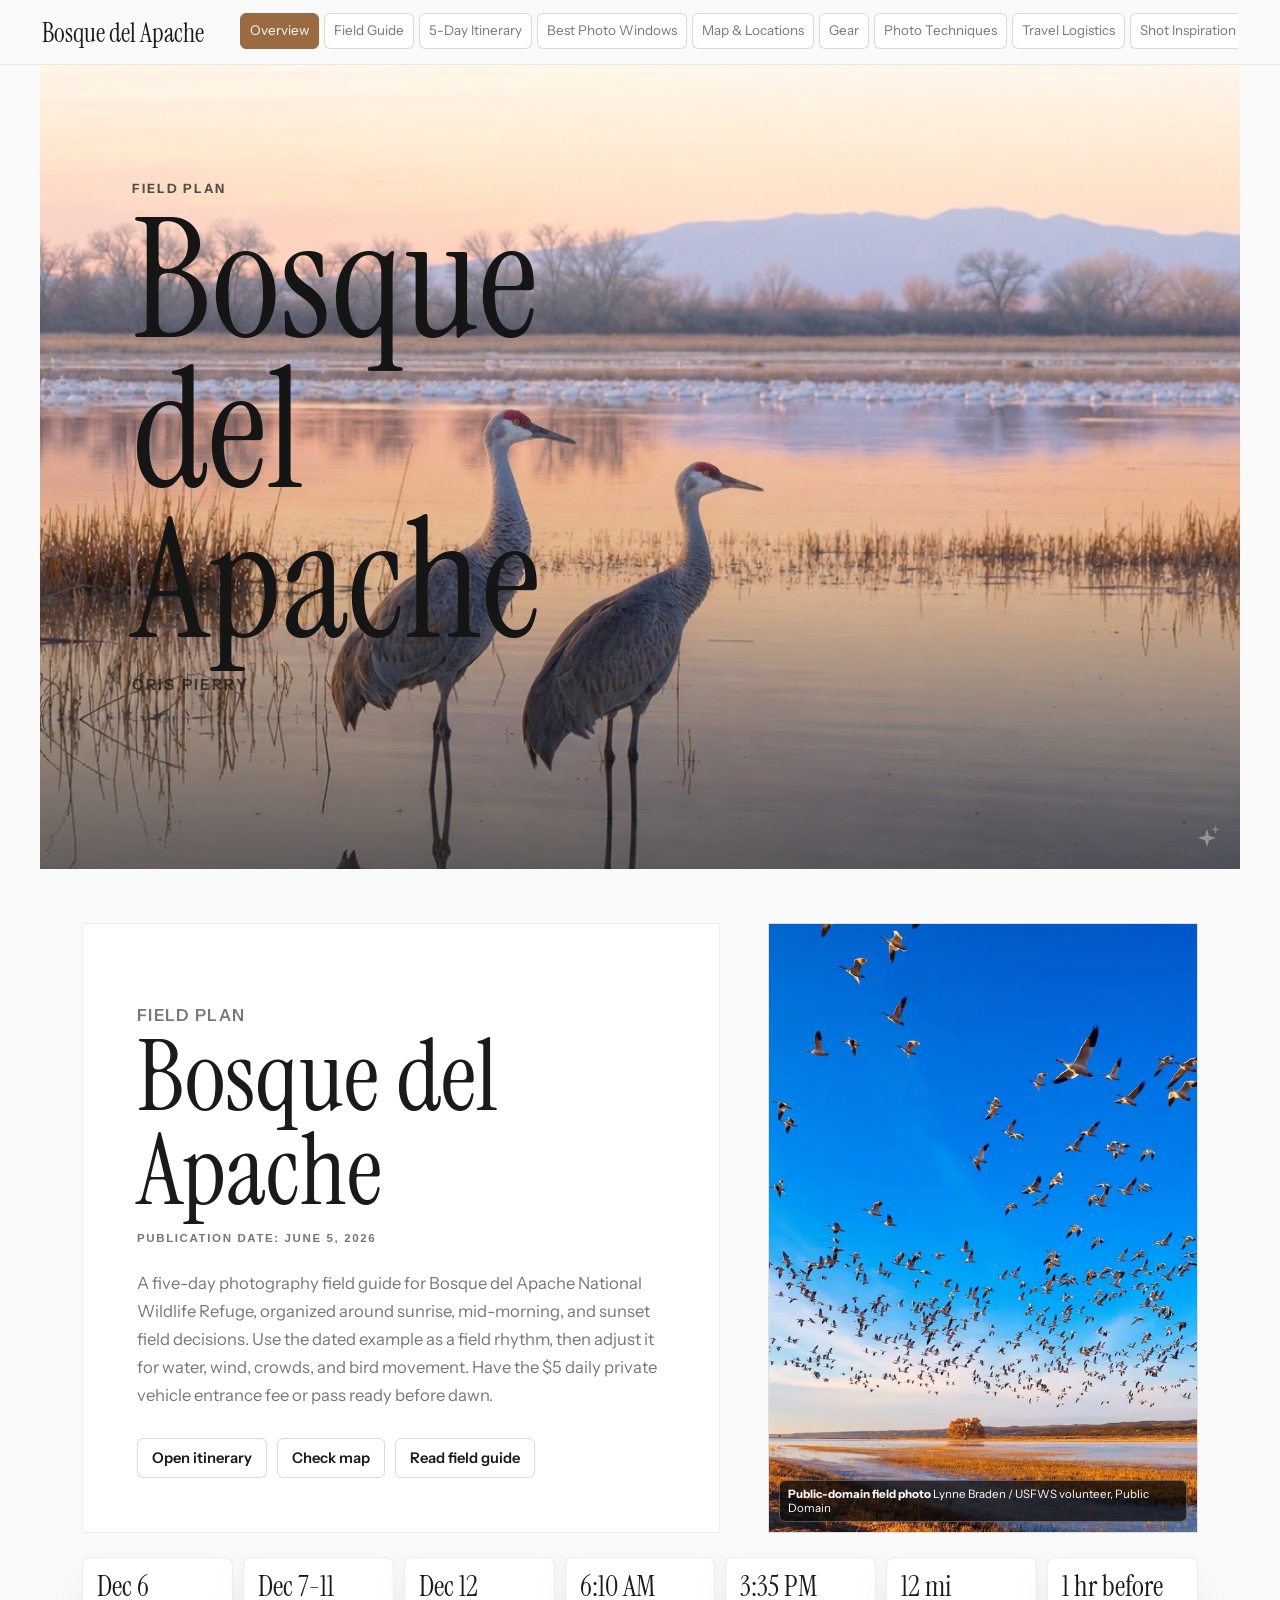
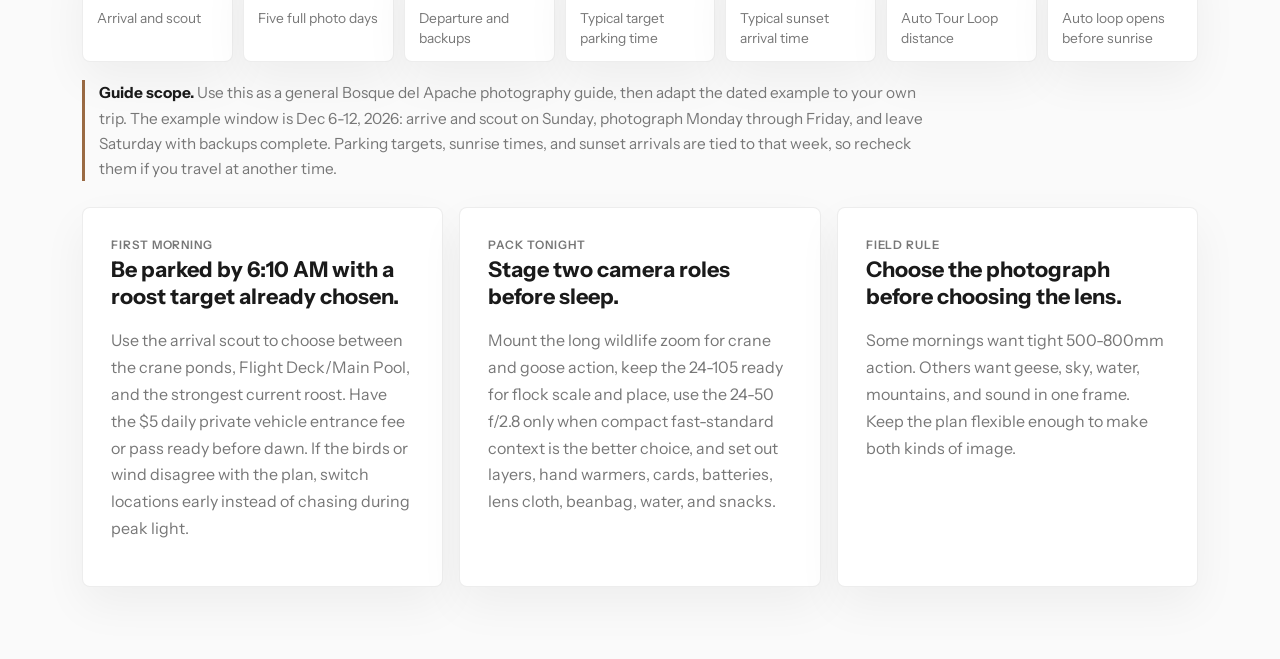
<file: site/index.html>
<!doctype html>
<html lang="en">
  <head>
    <meta charset="utf-8" />
    <meta name="viewport" content="width=device-width, initial-scale=1" />
    <title>Bosque del Apache Photo Plan</title>
    <meta
      name="description"
      content="Photography field guide and reference for Bosque del Apache National Wildlife Refuge, including gear, travel, practice, maps, and day-by-day field decisions."
    />
    <link rel="canonical" href="https://crispierry.com/projects/bosque-del-apache" />
    <meta property="og:title" content="Bosque del Apache Photo Plan" />
    <meta
      property="og:description"
      content="Photography field guide and reference for Bosque del Apache National Wildlife Refuge."
    />
    <meta property="og:url" content="https://crispierry.com/projects/bosque-del-apache" />
    <meta property="og:type" content="website" />
    <meta property="og:site_name" content="Cristiano Pierry" />
    <meta property="og:image" content="https://crispierry.com/projects/bosque-del-apache/assets/snow-geese-flyout-lynne-braden-usfws-1800.jpg" />
    <meta property="og:image:alt" content="Snow geese flying over photographers at Bosque del Apache" />
    <meta name="twitter:card" content="summary_large_image" />
    <meta name="twitter:title" content="Bosque del Apache Photo Plan" />
    <meta
      name="twitter:description"
      content="Photography field guide and reference for Bosque del Apache National Wildlife Refuge."
    />
    <meta name="twitter:image" content="https://crispierry.com/projects/bosque-del-apache/assets/snow-geese-flyout-lynne-braden-usfws-1800.jpg" />
    <meta name="twitter:image:alt" content="Snow geese flying over photographers at Bosque del Apache" />
    <link rel="preconnect" href="https://fonts.googleapis.com" />
    <link rel="preconnect" href="https://fonts.gstatic.com" crossorigin />
    <link
      href="https://fonts.googleapis.com/css2?family=Instrument+Sans:opsz,wght@14..32,400;14..32,600;14..32,700&family=Instrument+Serif:ital@0;1&display=swap"
      rel="stylesheet"
    />
    <link
      rel="icon"
      href="data:image/svg+xml,%3Csvg xmlns='http://www.w3.org/2000/svg' viewBox='0 0 64 64'%3E%3Crect width='64' height='64' rx='12' fill='%23f7f1e7'/%3E%3Cpath d='M8 38c11-13 25-18 48-12-20 2-35 9-48 12Z' fill='%237f9b76'/%3E%3Cpath d='M16 32c10-12 24-17 38-14-12 3-23 10-31 21-3-1-5-3-7-7Z' fill='%23b9653d'/%3E%3C/svg%3E"
    />
    <link rel="stylesheet" href="./styles.css?v=20260607-sony-70200f4-image-v1" />
    <script type="application/ld+json">
      {
        "@context": "https://schema.org",
        "@type": "WebPage",
        "name": "Bosque del Apache Photo Plan",
        "description": "Photography field guide and reference for Bosque del Apache National Wildlife Refuge, including gear, travel, practice, maps, and day-by-day field decisions.",
        "url": "https://crispierry.com/projects/bosque-del-apache",
        "image": "https://crispierry.com/projects/bosque-del-apache/assets/snow-geese-flyout-lynne-braden-usfws-1800.jpg",
        "datePublished": "2026-06-05",
        "dateModified": "2026-06-05",
        "about": {
          "@type": "Place",
          "name": "Bosque del Apache National Wildlife Refuge",
          "address": {
            "@type": "PostalAddress",
            "addressRegion": "NM",
            "addressCountry": "US"
          }
        }
      }
    </script>
  </head>
  <body>
    <header class="app-shell">
      <div class="brand-block">
        <h1>Bosque del Apache</h1>
      </div>
      <nav class="top-tabs" aria-label="Trip sections">
        <a class="tab is-active" href="#overview" data-view="overview">Overview</a>
        <a class="tab" href="#guide" data-view="guide">Field Guide</a>
        <a class="tab" href="#itinerary" data-view="itinerary">5-Day Itinerary</a>
        <a class="tab" href="#windows" data-view="windows">Best Photo Windows</a>
        <a class="tab" href="#map" data-view="map">Map &amp; Locations</a>
        <a class="tab" href="#gear" data-view="gear">Gear</a>
        <a class="tab" href="#practice" data-view="practice">Photo Techniques</a>
        <a class="tab" href="#travel" data-view="travel">Travel Logistics</a>
        <a class="tab" href="#inspiration" data-view="inspiration">Shot Inspiration</a>
        <a class="tab" href="#disclosure" data-view="disclosure">Image Disclosure</a>
        <a class="tab" href="#media" data-view="media">Resources &amp; References</a>
      </nav>
    </header>

    <main>
      <section class="view is-active" id="overview">
        <section class="hero">
          <div class="hero-copy">
            <p class="eyebrow">Field plan</p>
            <h2>Bosque del Apache <span class="hero-date">Publication date: June 5, 2026</span></h2>
            <p>
              A five-day photography field guide for Bosque del Apache National Wildlife Refuge, organized around sunrise, mid-morning, and sunset field decisions.
              Budget the $5 daily private vehicle entrance fee or have a pass ready before the first morning.
            </p>
            <div class="hero-actions">
              <a href="./complete-photographers-guide.html" class="button-link">Read field guide</a>
            </div>
          </div>
          <figure class="hero-photo">
            <img
              src="./assets/snow-geese-flyout-lynne-braden-usfws-1200.webp"
              alt="Snow geese flying over photographers at Bosque del Apache"
              width="1200"
              height="960"
              decoding="async"
              fetchpriority="high"
            />
            <figcaption><span>Public-domain field photo</span> Lynne Braden / USFWS volunteer, Public Domain</figcaption>
          </figure>
        </section>
        <section class="stat-grid" aria-label="Trip facts">
          <article class="stat"><b>Dec 6</b><span>Arrival and scout</span></article>
          <article class="stat"><b>Dec 7-11</b><span>Five full photo days</span></article>
          <article class="stat"><b>Dec 12</b><span>Departure and backups</span></article>
          <article class="stat"><b>6:10 AM</b><span>Typical target parking time</span></article>
          <article class="stat"><b>3:35 PM</b><span>Typical sunset arrival time</span></article>
          <article class="stat"><b>12 mi</b><span>Auto Tour Loop distance</span></article>
          <article class="stat"><b>1 hr before</b><span>Auto loop opens before sunrise</span></article>
        </section>
        <p class="guide-scope-note">
          <strong>Guide scope.</strong> Use this as a general Bosque del Apache photography guide, then adapt the dated example to your own trip. The example window is Dec 6-12, 2026: arrive and scout on Sunday, photograph Monday through Friday, and leave Saturday with backups complete. Parking targets, sunrise times, and sunset arrivals are tied to that week, so recheck them if you travel at another time.
        </p>
      </section>
      <section class="view" id="guide"></section>
      <section class="view" id="map"></section>
      <section class="view" id="itinerary"></section>
      <section class="view" id="windows"></section>
      <section class="view" id="travel"></section>
      <section class="view" id="gear"></section>
      <section class="view" id="practice"></section>
      <section class="view" id="practice-1"></section>
      <section class="view" id="practice-2"></section>
      <section class="view" id="practice-3"></section>
      <section class="view" id="practice-4"></section>
      <section class="view" id="practice-5"></section>
      <section class="view" id="practice-6"></section>
      <section class="view" id="practice-7"></section>
      <section class="view" id="practice-8"></section>
      <section class="view" id="practice-9"></section>
      <section class="view" id="inspiration"></section>
      <section class="view" id="disclosure"></section>
      <section class="view" id="media"></section>
    </main>

    <noscript>
      <section class="noscript-fallback" aria-label="Bosque del Apache project summary">
        <h2>Bosque del Apache Photography Field Guide</h2>
        <p>
          This photography reference covers a proposed Dec 6-12, 2026 five-day trip to Bosque del Apache National Wildlife Refuge, with sunrise, mid-morning, and sunset decisions for cranes, snow geese, wetlands, farm fields, desert edges, lodging, gear, and pre-trip practice.
        </p>
        <ul>
          <li><a href="./complete-photographers-guide.html">Read the complete photographer's guide</a></li>
          <li>Primary sections: Overview, Field Guide, 5-Day Itinerary, Best Photo Windows, Map &amp; Locations, Gear, Photo Techniques, Travel Logistics, Shot Inspiration, Image Disclosure, and Resources &amp; References.</li>
          <li>Image note: cached USFWS images are public domain, AI-generated planning illustrations are labeled, and hotel/product/article photos stay linked unless reuse rights are documented.</li>
        </ul>
      </section>
    </noscript>

    <script src="./data.js?v=20260607-sony-70200f4-image-v1" defer></script>
    <script src="./app.js?v=20260607-sony-70200f4-image-v1" defer></script>
  </body>
</html>
</file>
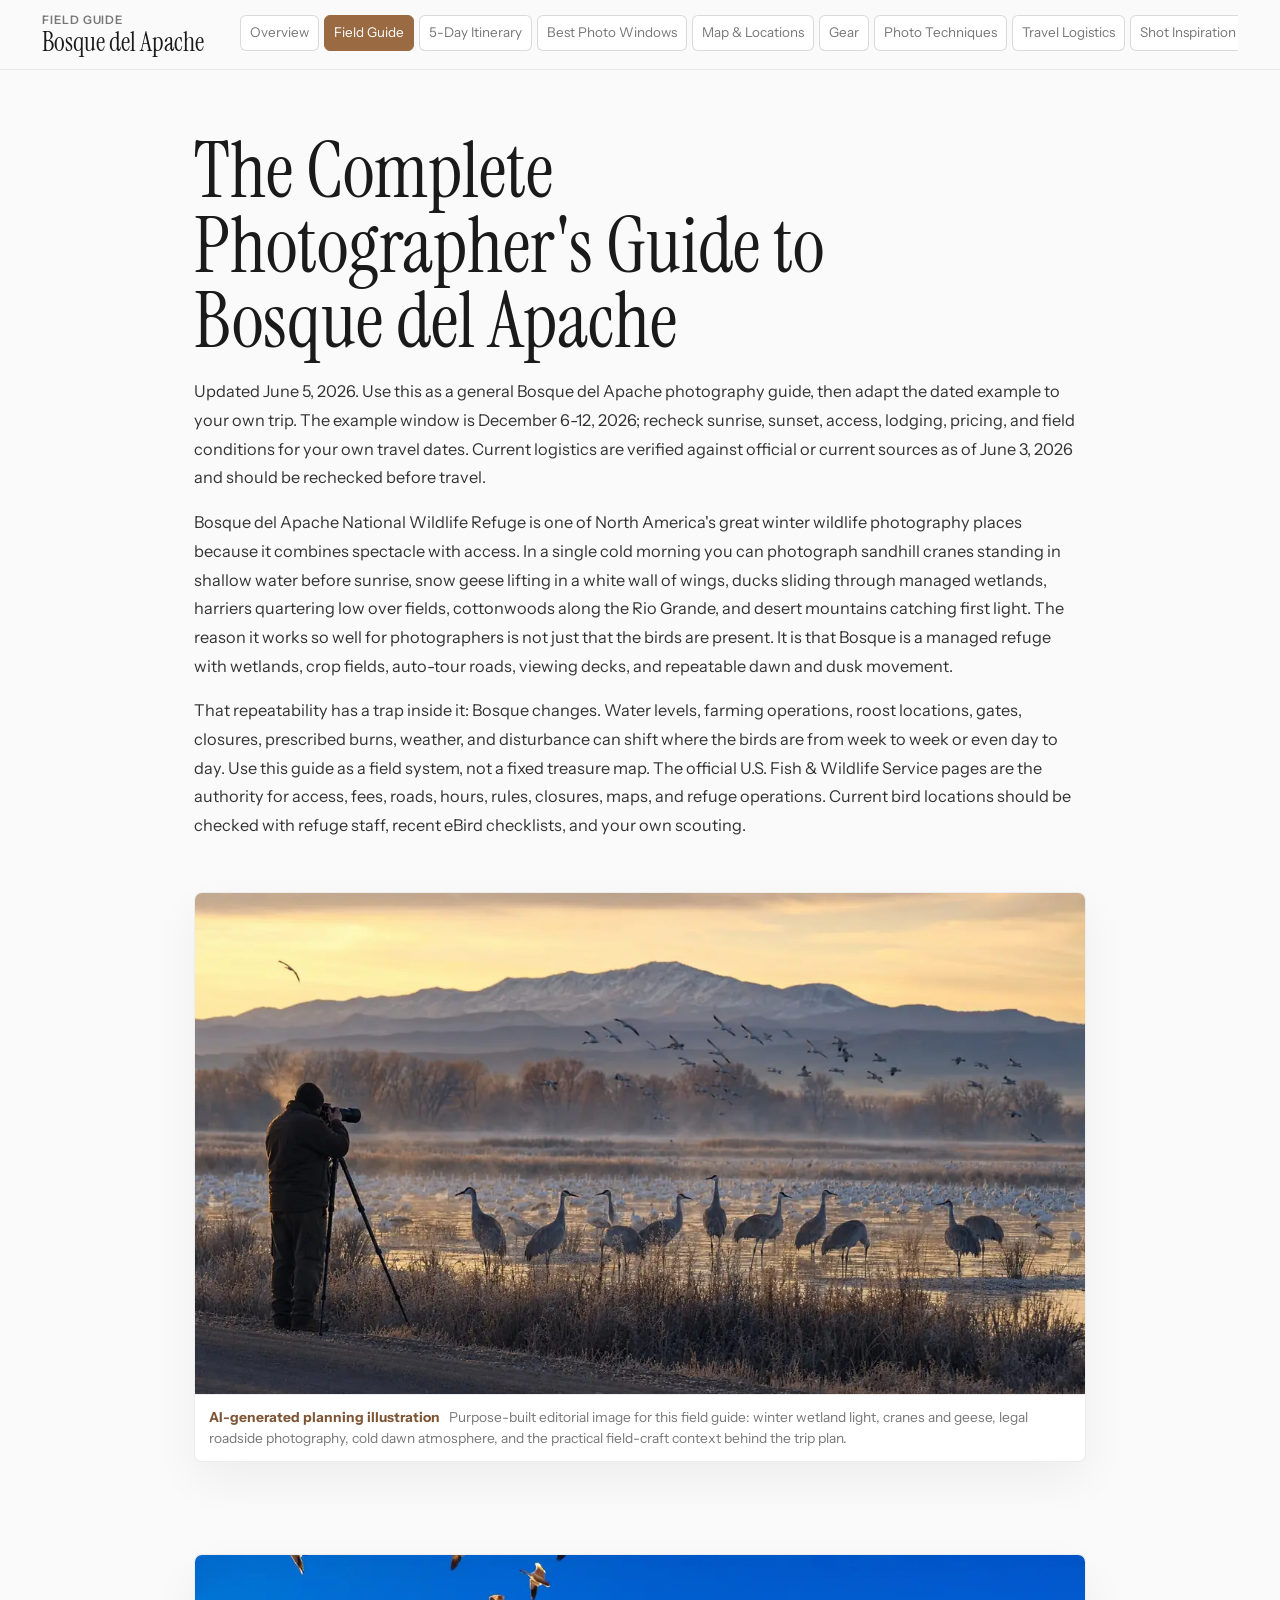
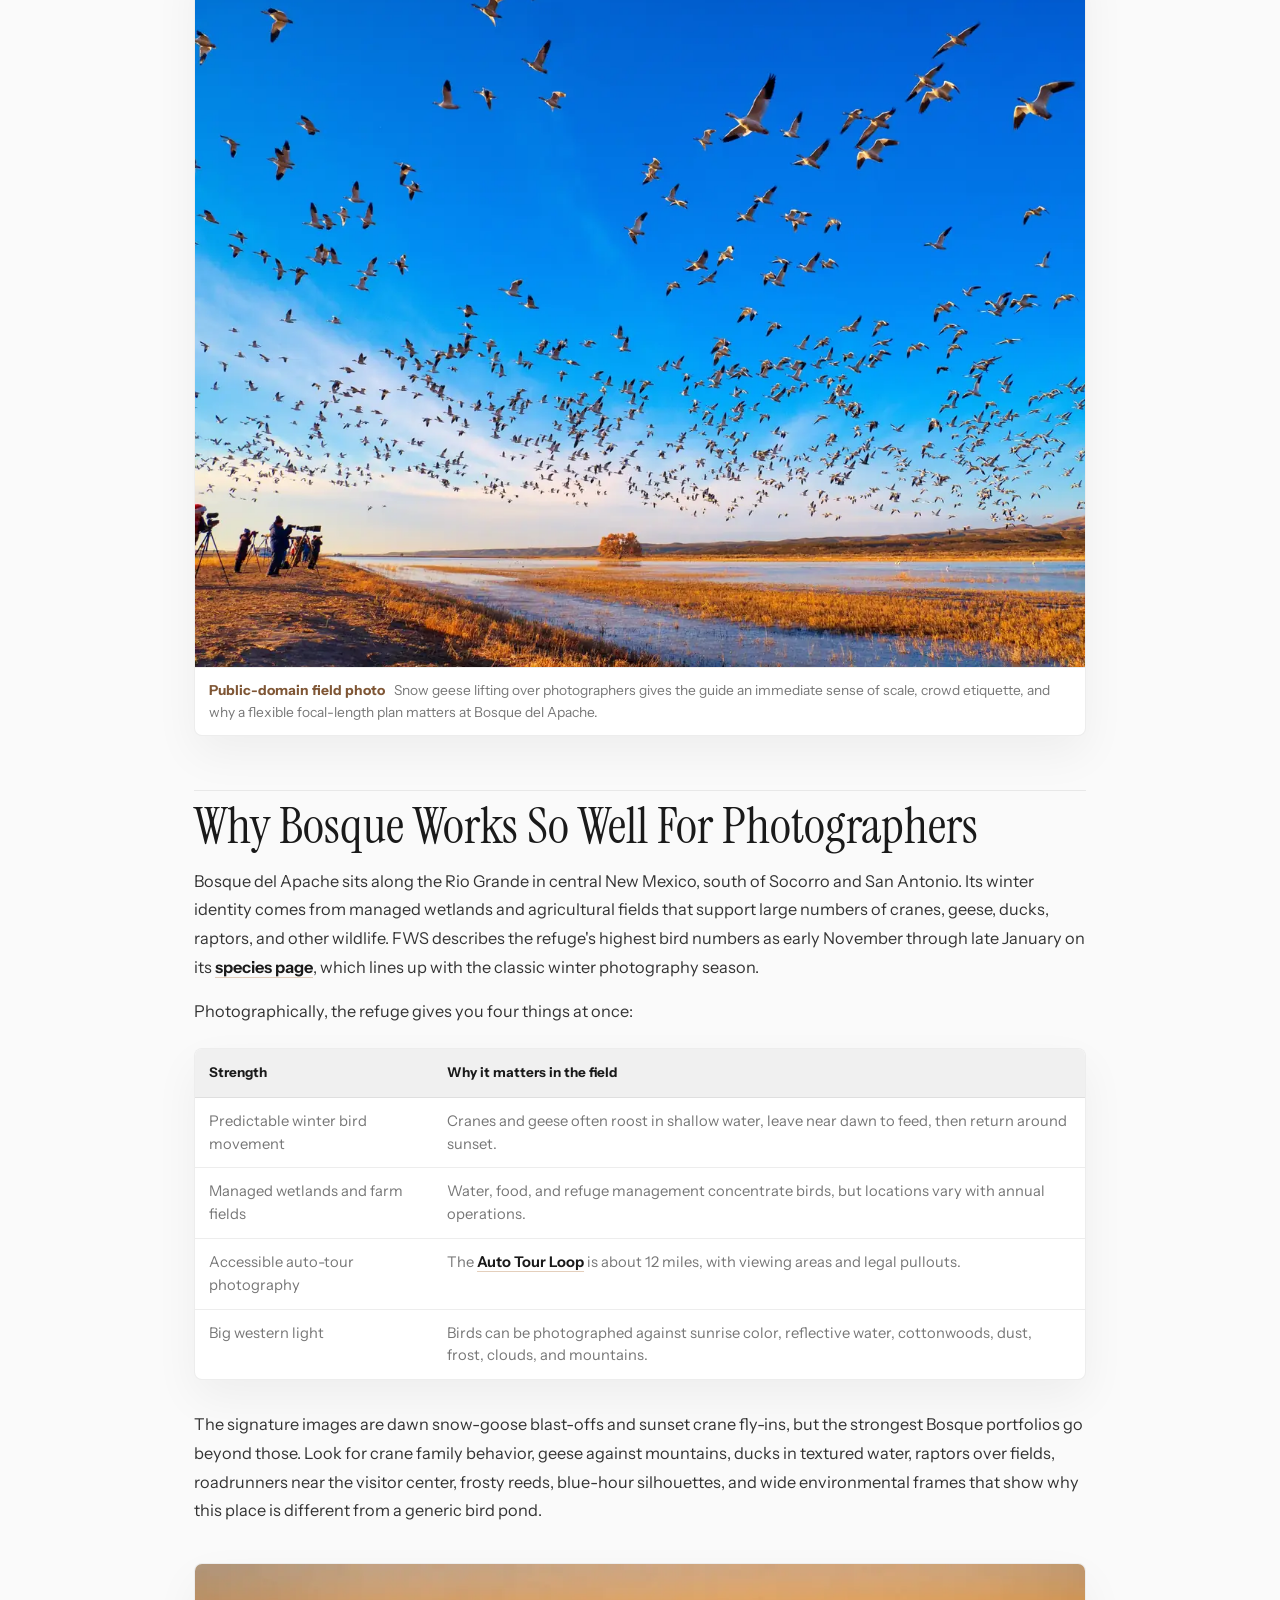
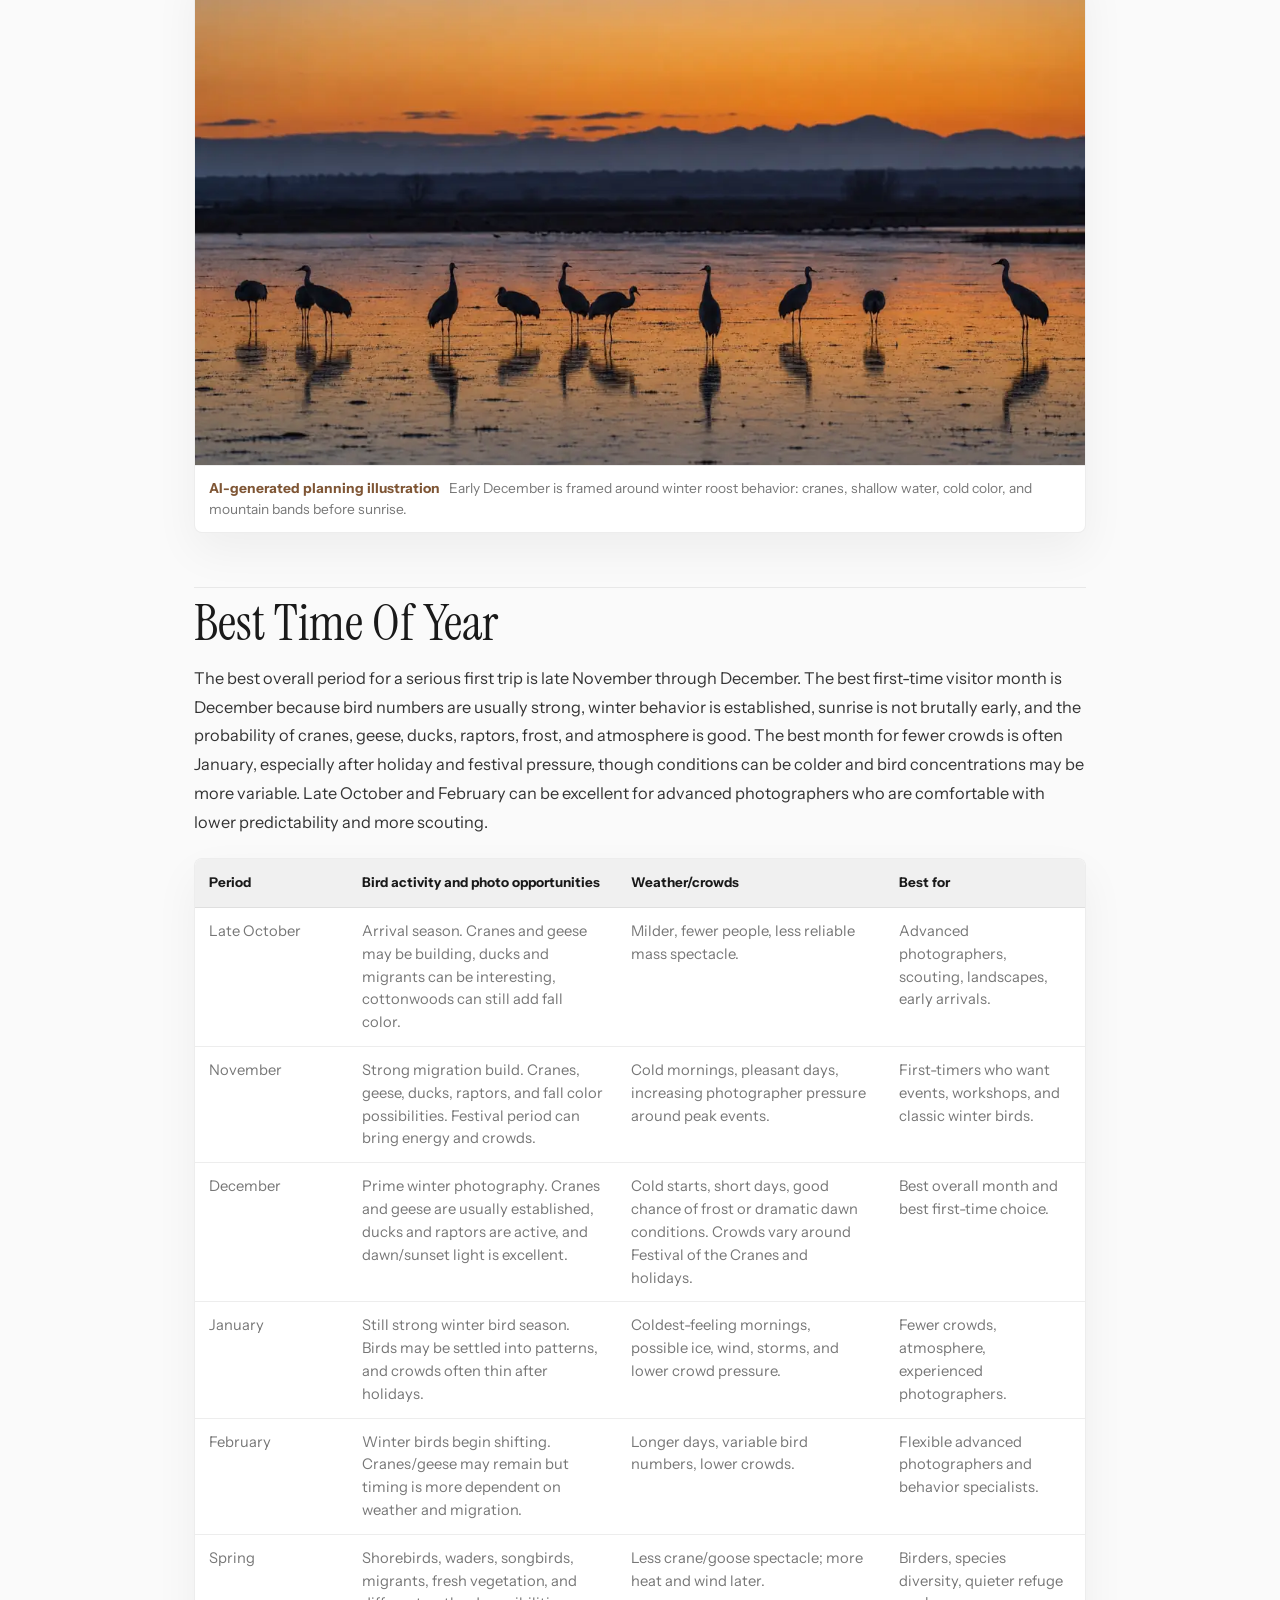
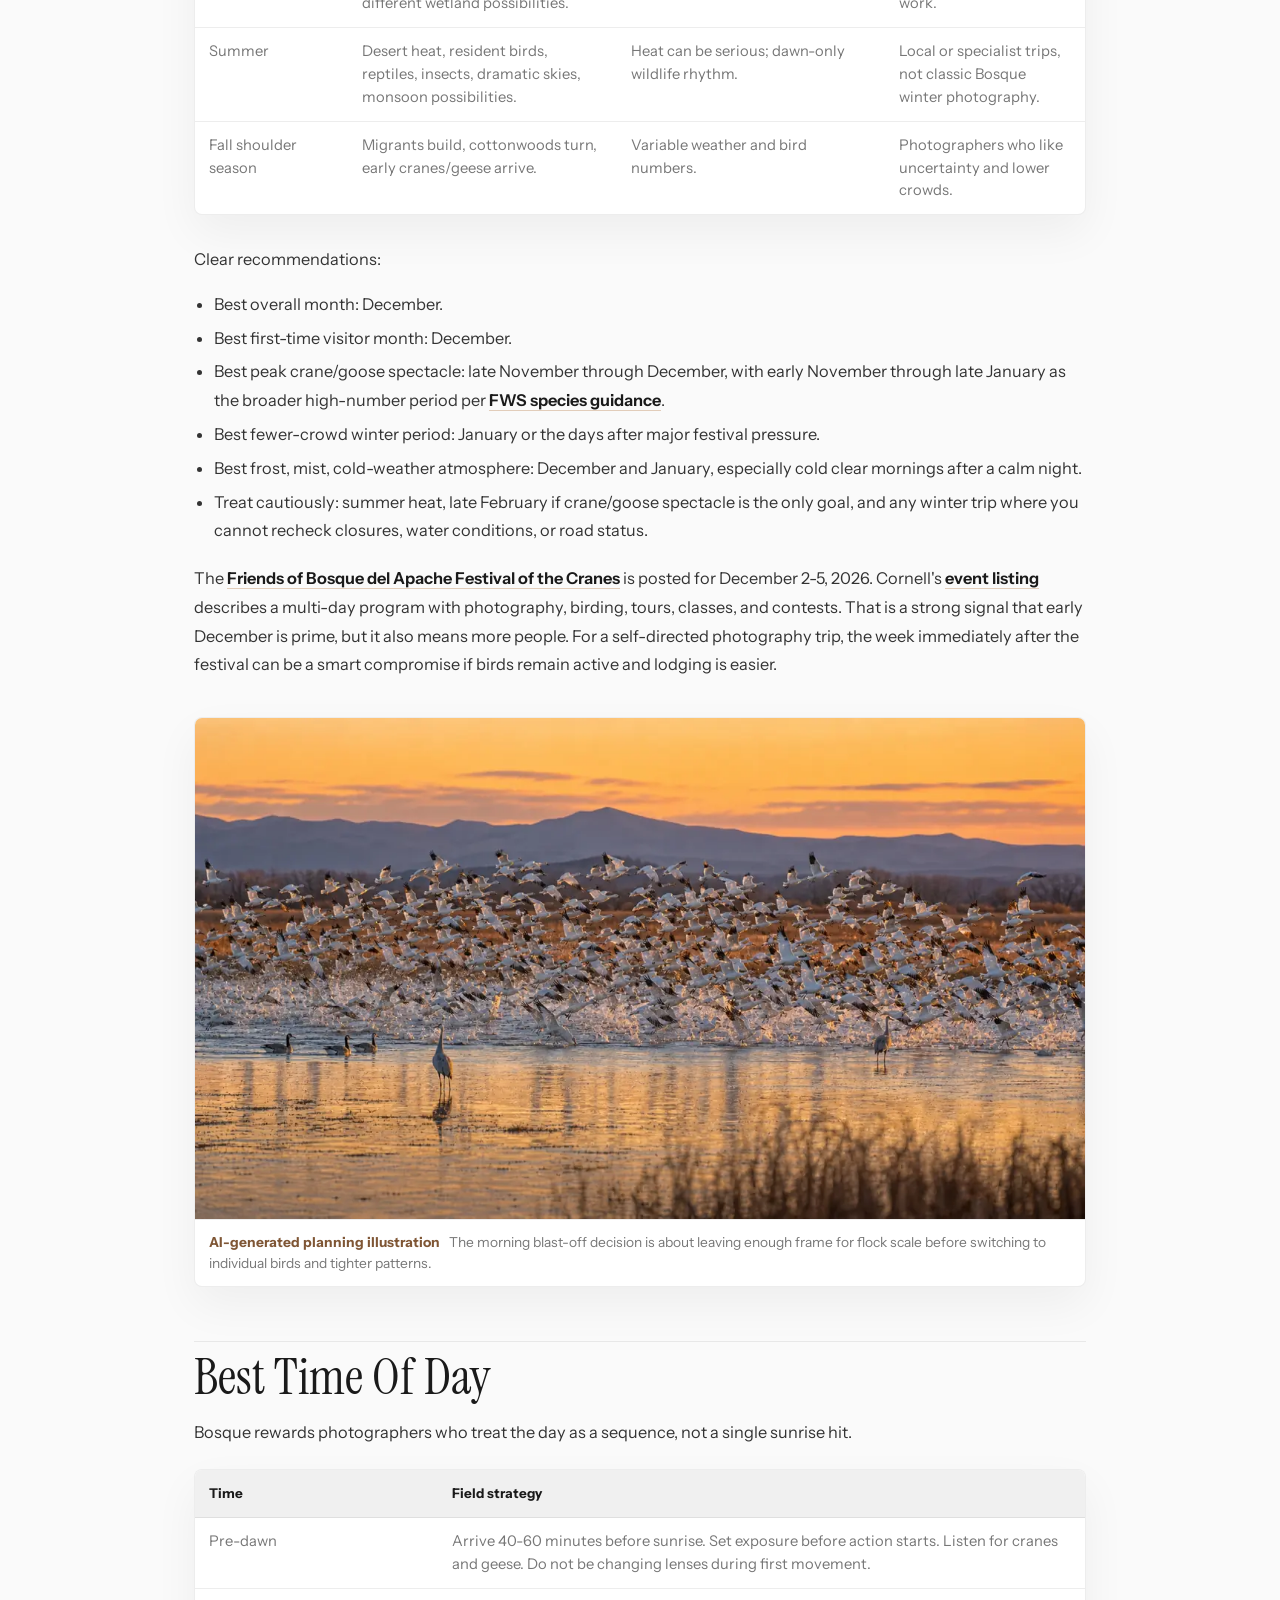
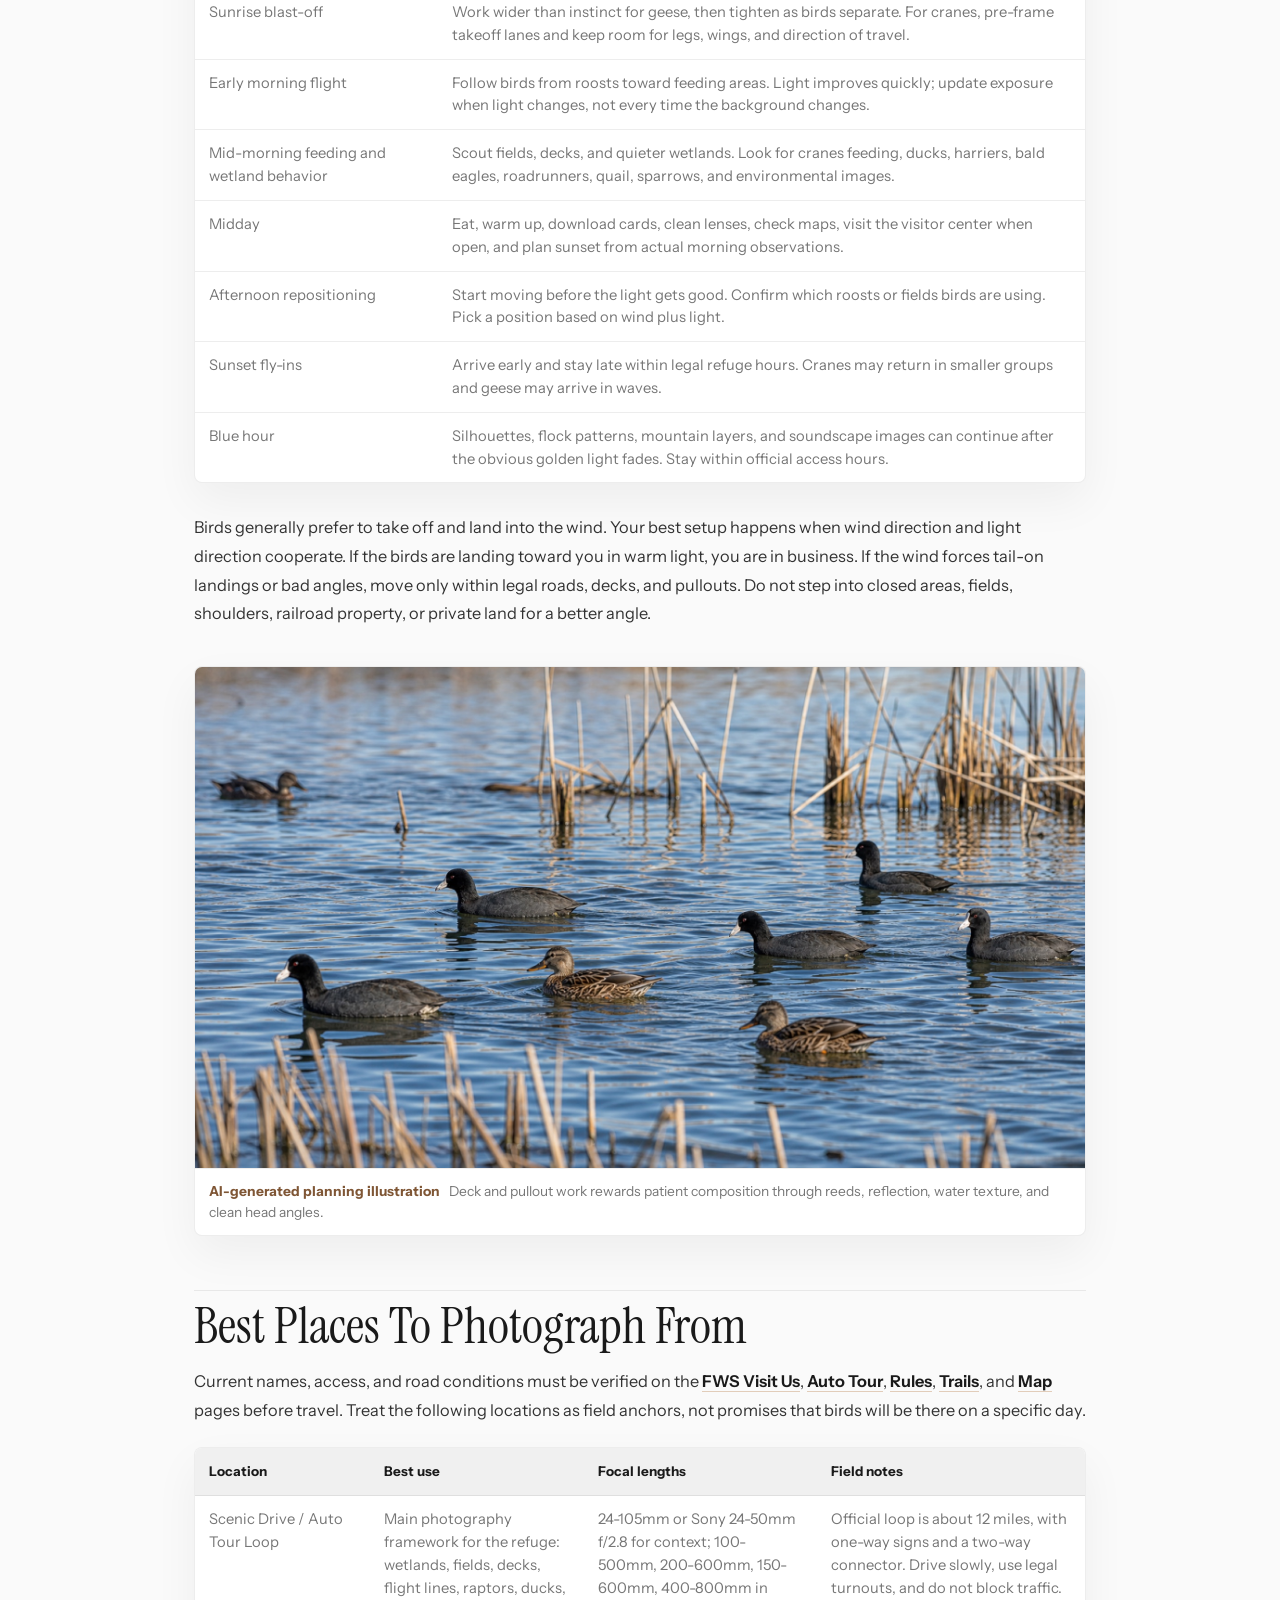
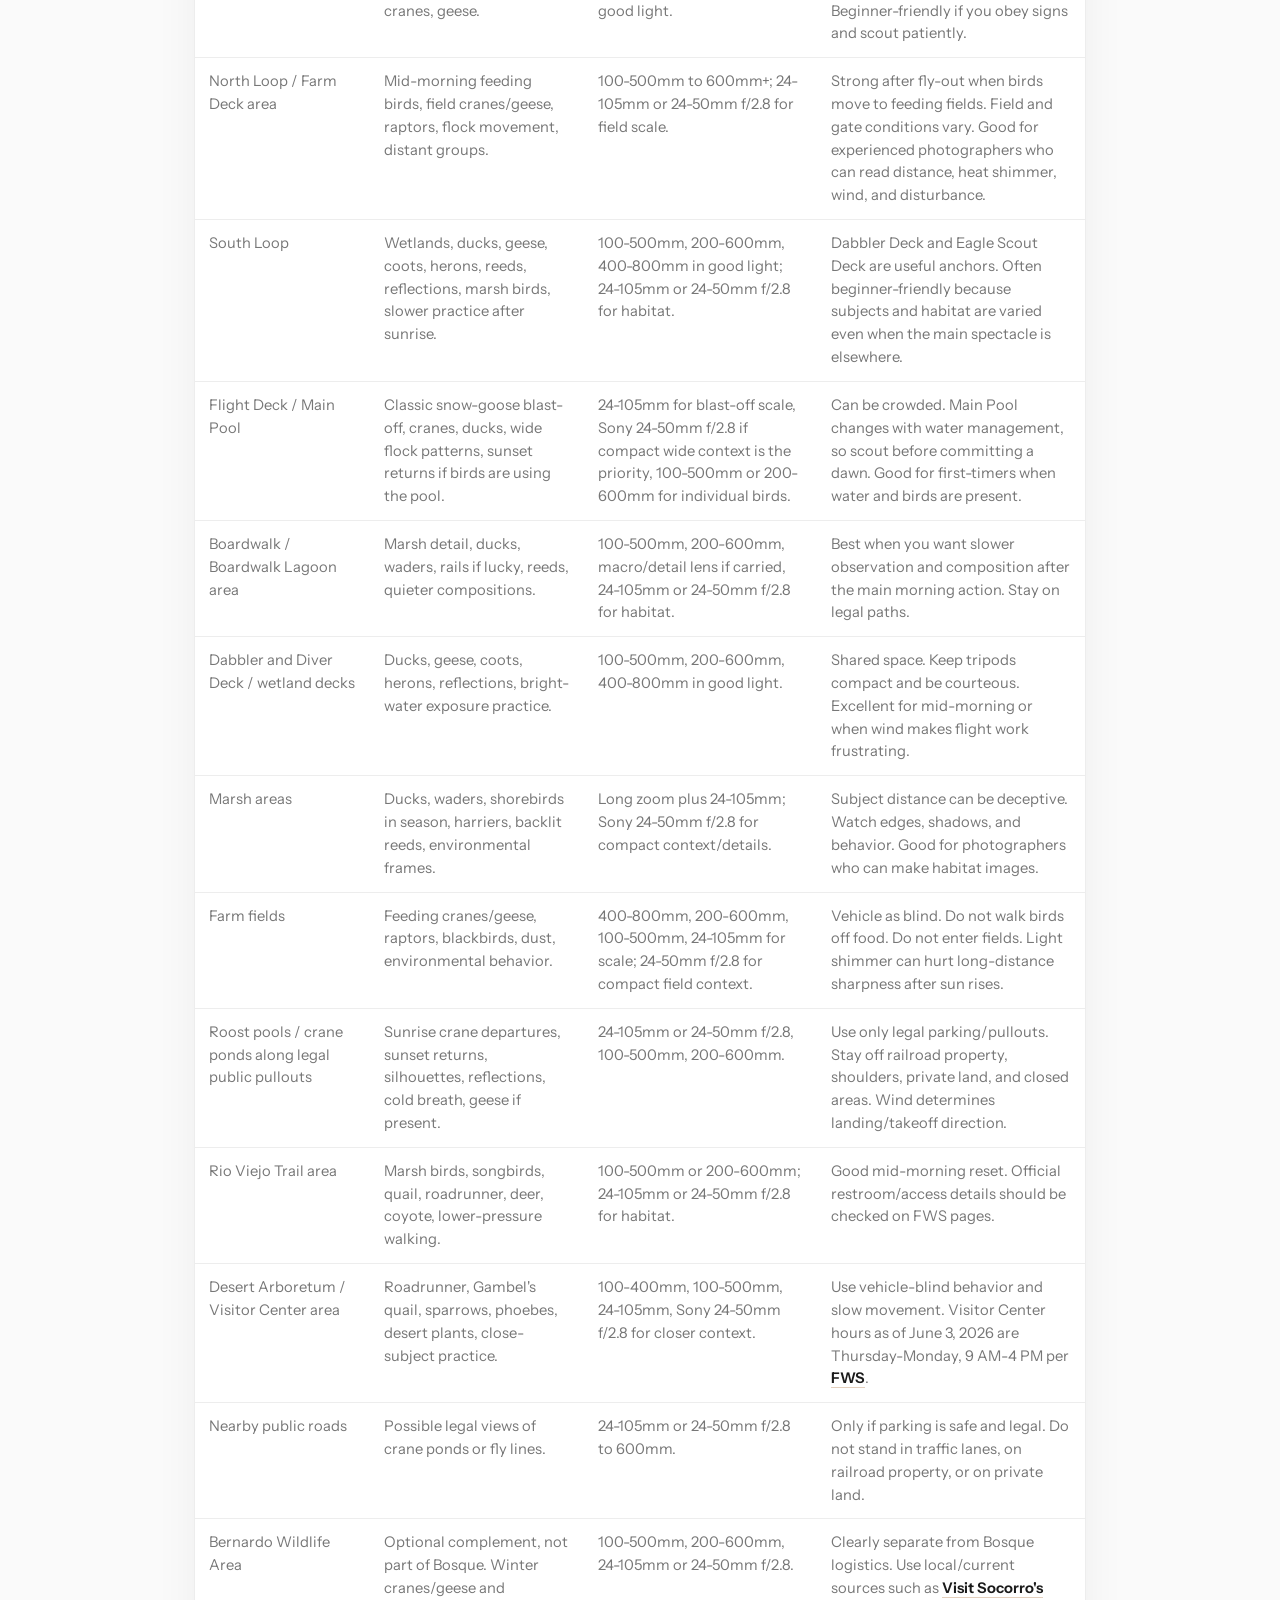
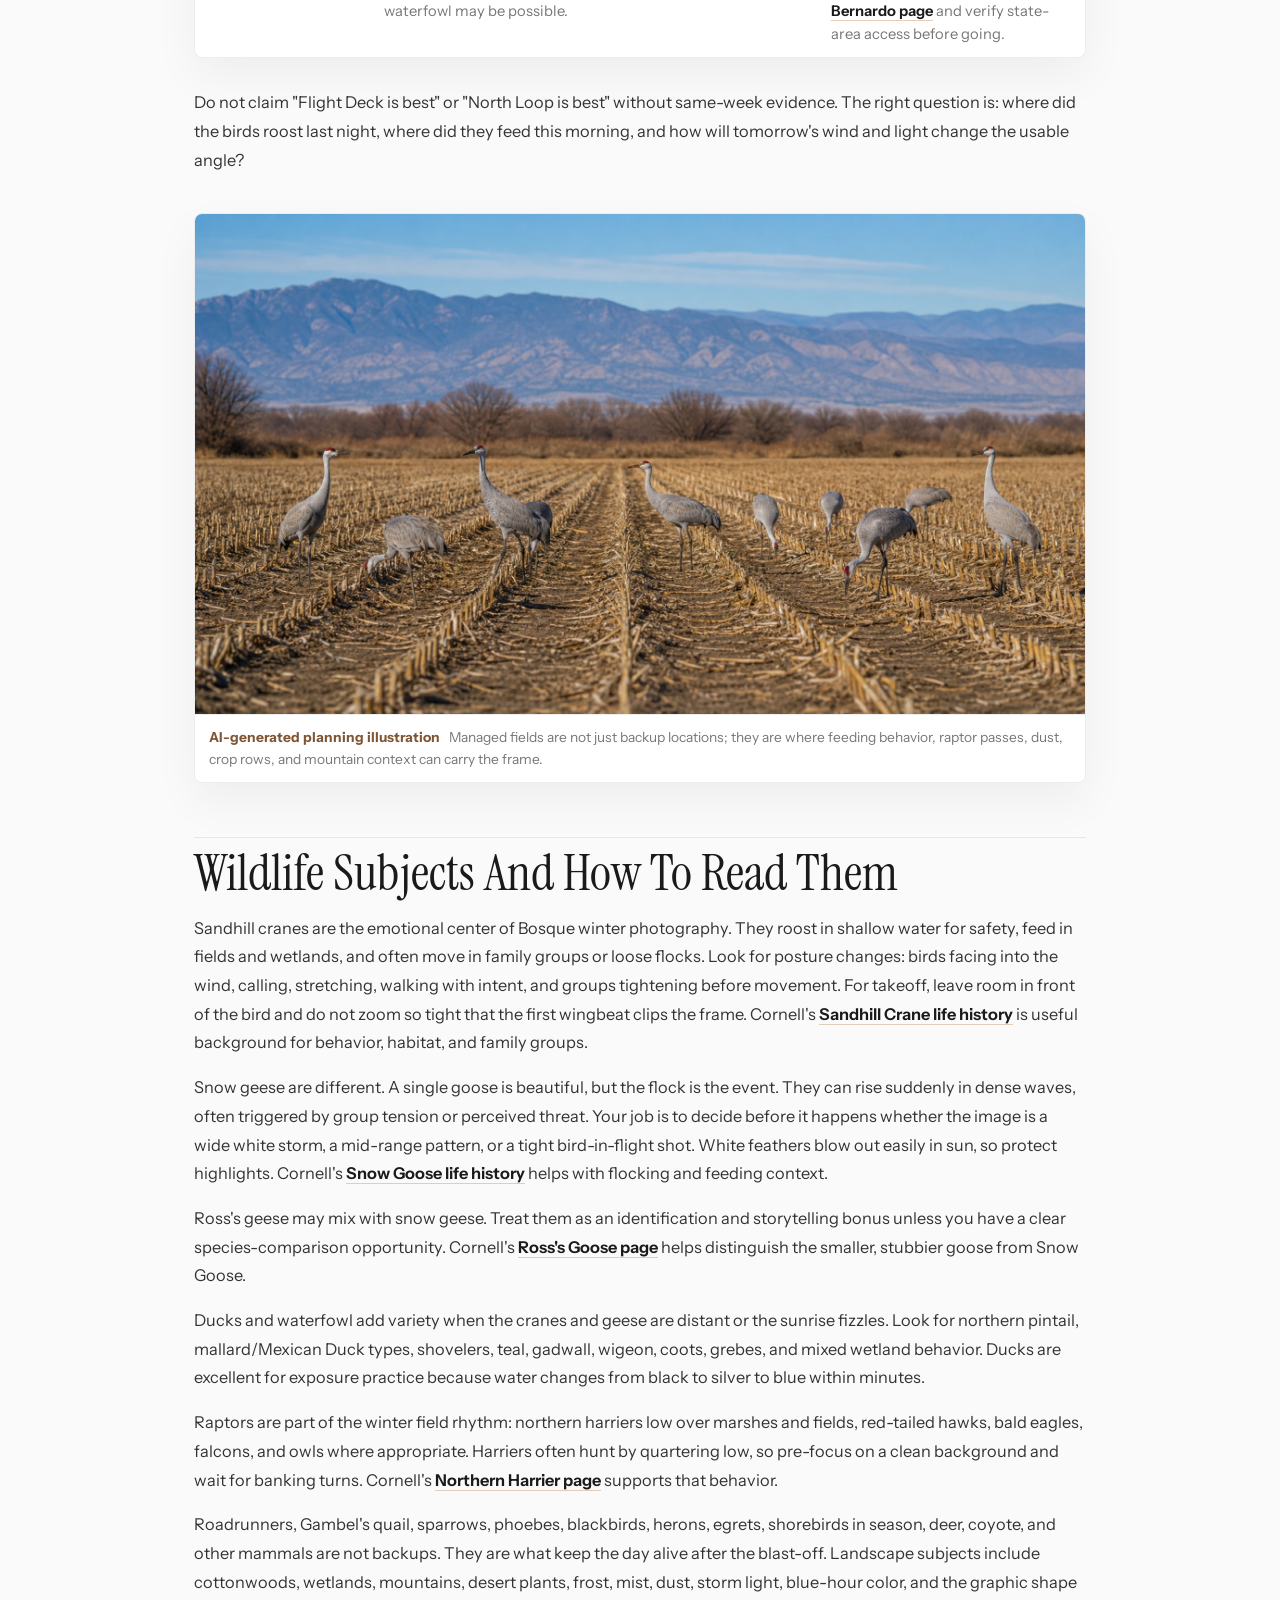
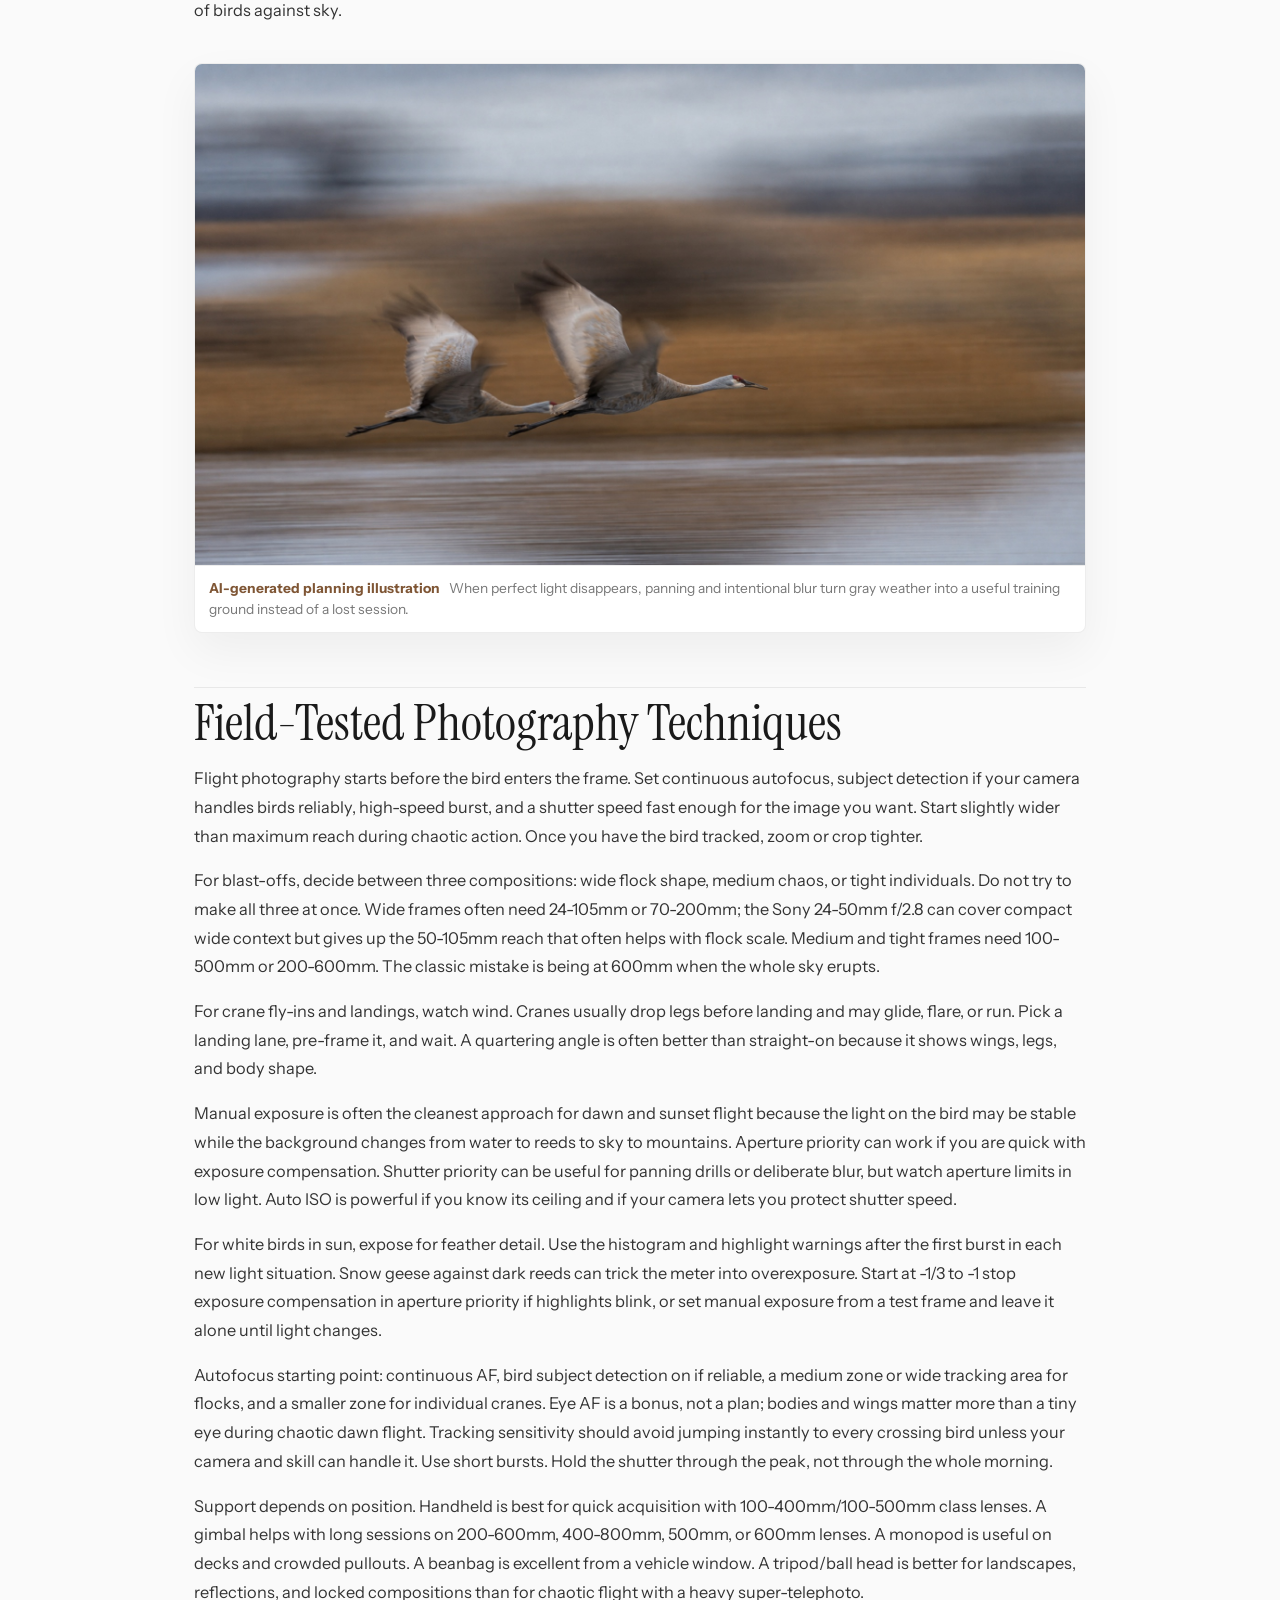
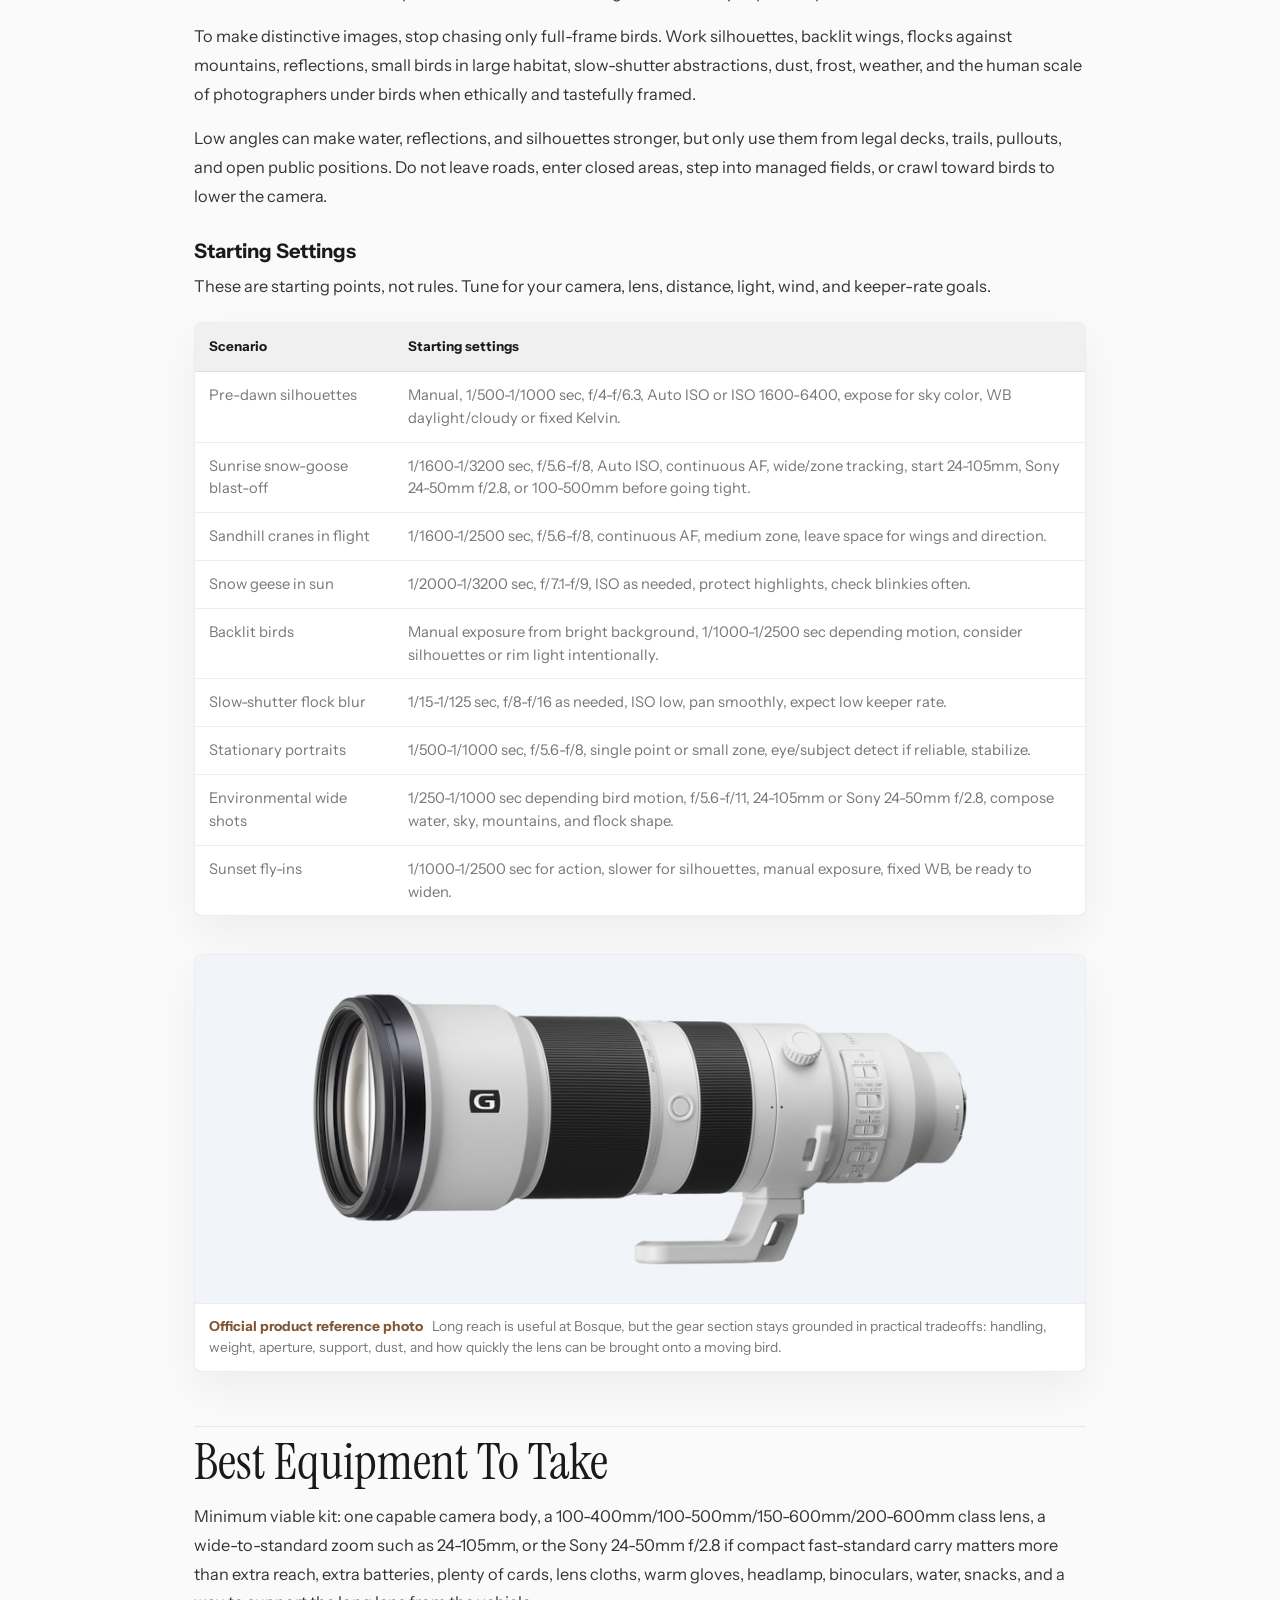
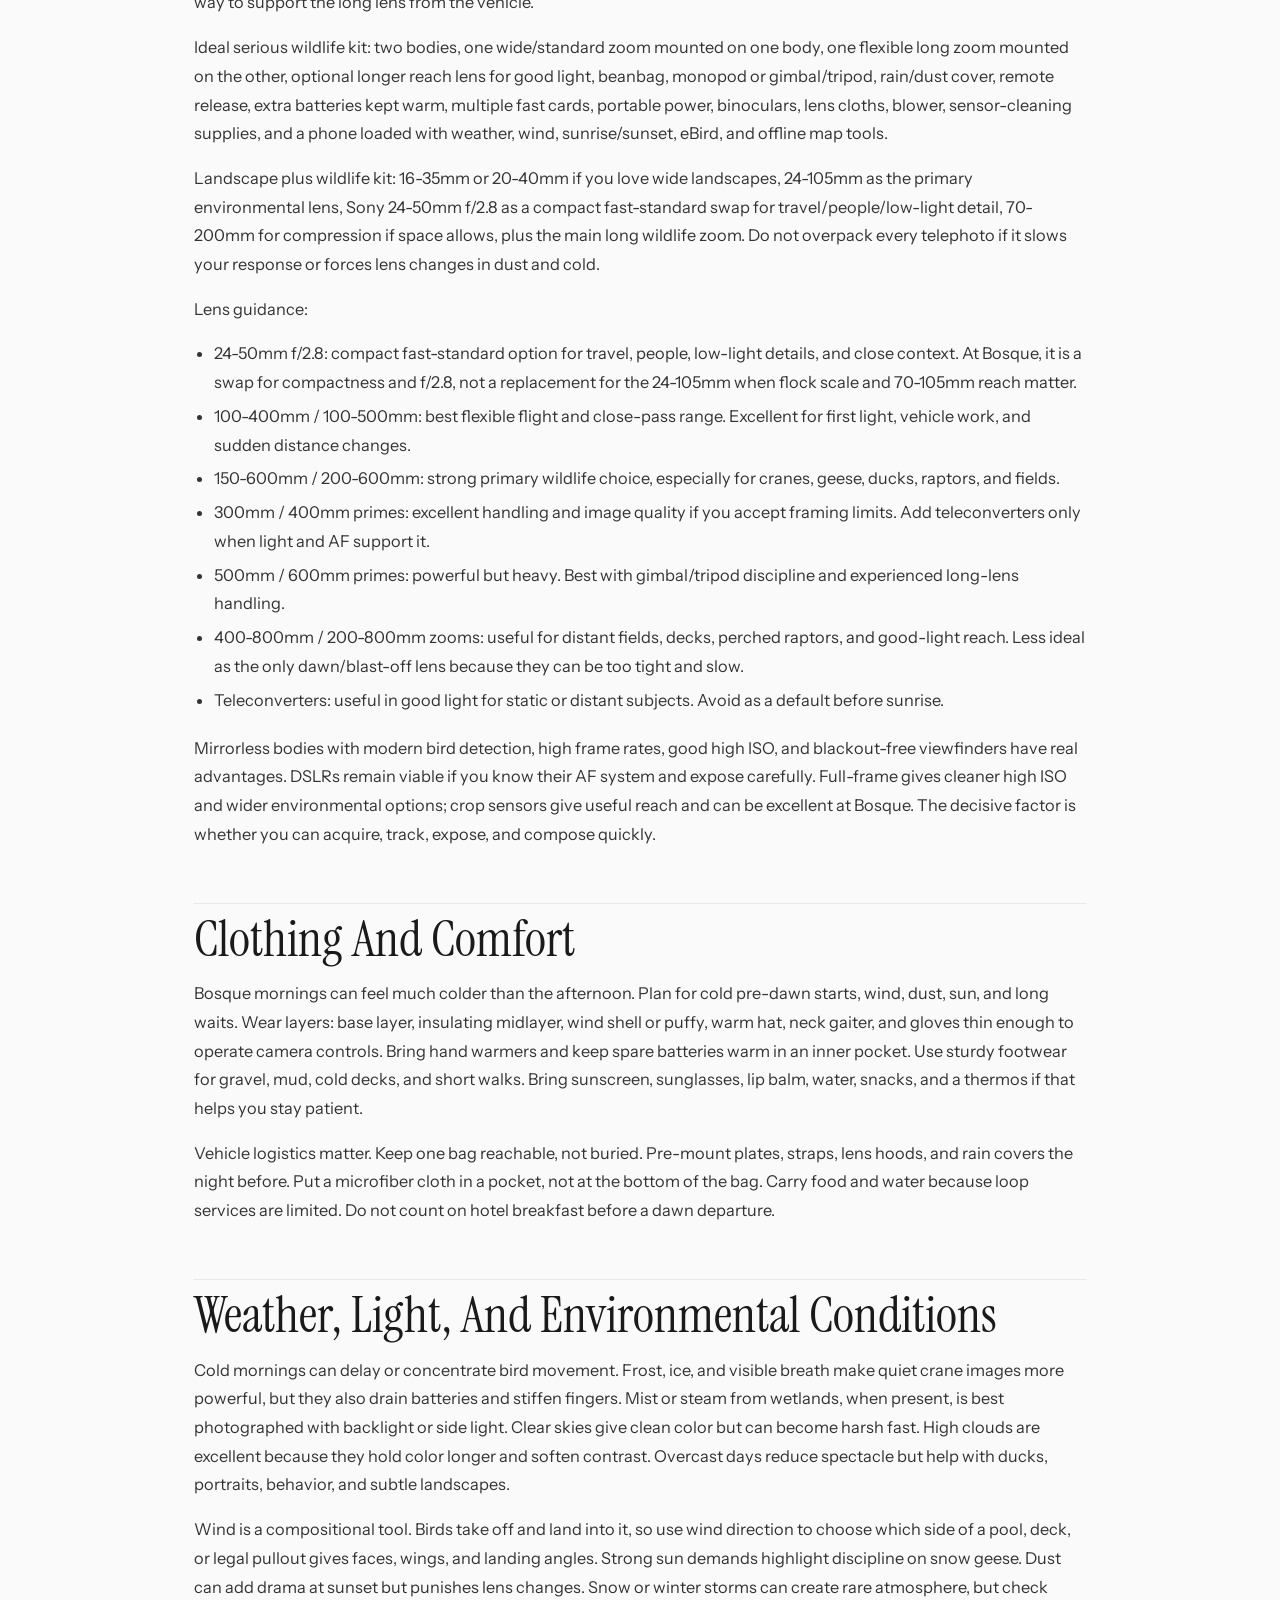
<file: site/complete-photographers-guide.html>
<!DOCTYPE html>

<html lang="en">
<head>
<meta charset="utf-8"/>
<meta content="width=device-width, initial-scale=1" name="viewport"/>
<title>The Complete Photographer's Guide to Bosque del Apache</title>
<meta content="A practical field guide to photographing Bosque del Apache: best seasons, sunrise and sunset spots, crane and snow goose behavior, gear, settings, ethics, logistics, and itineraries." name="description"/>
<link href="https://crispierry.com/projects/bosque-del-apache/complete-photographers-guide.html" rel="canonical"/>
<meta content="The Complete Photographer's Guide to Bosque del Apache" property="og:title"/>
<meta content="A practical field guide to photographing Bosque del Apache for serious amateur and enthusiast photographers." property="og:description"/>
<meta content="article" property="og:type"/>
<meta content="https://crispierry.com/projects/bosque-del-apache/complete-photographers-guide.html" property="og:url"/>
<meta content="Cristiano Pierry" property="og:site_name"/>
<meta content="https://crispierry.com/projects/bosque-del-apache/assets/snow-geese-gary-stolz-usfws-1800.jpg" property="og:image"/>
<meta content="Snow geese in wetland habitat at Bosque del Apache" property="og:image:alt"/>
<meta content="2026-06-05" property="article:modified_time"/>
<meta content="summary_large_image" name="twitter:card"/>
<meta content="The Complete Photographer's Guide to Bosque del Apache" name="twitter:title"/>
<meta content="A practical field guide to photographing Bosque del Apache for serious amateur and enthusiast photographers." name="twitter:description"/>
<meta content="https://crispierry.com/projects/bosque-del-apache/assets/snow-geese-gary-stolz-usfws-1800.jpg" name="twitter:image"/>
<meta content="Snow geese in wetland habitat at Bosque del Apache" name="twitter:image:alt"/>
<link href="https://fonts.googleapis.com" rel="preconnect"/>
<link crossorigin="" href="https://fonts.gstatic.com" rel="preconnect"/>
<link href="https://fonts.googleapis.com/css2?family=Instrument+Sans:opsz,wght@14..32,400;14..32,600;14..32,700&amp;family=Instrument+Serif:ital@0;1&amp;display=swap" rel="stylesheet"/>
<link href="./styles.css?v=20260607-sony-70200f4-image-v1" rel="stylesheet"/>
<script type="application/ld+json">
      {
        "@context": "https://schema.org",
        "@type": "Article",
        "headline": "The Complete Photographer's Guide to Bosque del Apache",
        "description": "A practical field guide to photographing Bosque del Apache: best seasons, sunrise and sunset spots, crane and snow goose behavior, gear, settings, ethics, logistics, and itineraries.",
        "image": "https://crispierry.com/projects/bosque-del-apache/assets/snow-geese-gary-stolz-usfws-1800.jpg",
        "dateModified": "2026-06-05",
        "author": {
          "@type": "Person",
          "name": "Cristiano Pierry"
        },
        "publisher": {
          "@type": "Person",
          "name": "Cristiano Pierry"
        },
        "mainEntityOfPage": {
          "@type": "WebPage",
          "@id": "https://crispierry.com/projects/bosque-del-apache/complete-photographers-guide.html"
        }
      }
    </script>
</head>
<body>
<header class="app-shell guide-shell">
<div class="brand-block">
<p class="eyebrow">Field guide</p>
<p class="brand-title">Bosque del Apache</p>
</div>
<nav aria-label="Trip sections" class="top-tabs">
<a class="tab" href="./index.html#overview">Overview</a>
<a aria-current="page" class="tab is-active" href="./complete-photographers-guide.html">Field Guide</a>
<a class="tab" href="./index.html#itinerary">5-Day Itinerary</a>
<a class="tab" href="./index.html#windows">Best Photo Windows</a>
<a class="tab" href="./index.html#map">Map &amp; Locations</a>
<a class="tab" href="./index.html#gear">Gear</a>
<a class="tab" href="./index.html#practice">Photo Techniques</a>
<a class="tab" href="./index.html#travel">Travel Logistics</a>
<a class="tab" href="./index.html#inspiration">Shot Inspiration</a>
<a class="tab" href="./index.html#disclosure">Image Disclosure</a>
<a class="tab" href="./index.html#media">Resources &amp; References</a>
</nav>
</header>
<main class="guide-page" id="guide-page">
<article class="guide-article"><div class="guide-prose guide-intro"><h1 id="the-complete-photographers-guide-to-bosque-del-apache">The Complete Photographer's Guide to Bosque del Apache</h1>
<p>Updated June 5, 2026. Use this as a general Bosque del Apache photography guide, then adapt the dated example to your own trip. The example window is December 6-12, 2026; recheck sunrise, sunset, access, lodging, pricing, and field conditions for your own travel dates. Current logistics are verified against official or current sources as of June 3, 2026 and should be rechecked before travel.</p>
<p>Bosque del Apache National Wildlife Refuge is one of North America's great winter wildlife photography places because it combines spectacle with access. In a single cold morning you can photograph sandhill cranes standing in shallow water before sunrise, snow geese lifting in a white wall of wings, ducks sliding through managed wetlands, harriers quartering low over fields, cottonwoods along the Rio Grande, and desert mountains catching first light. The reason it works so well for photographers is not just that the birds are present. It is that Bosque is a managed refuge with wetlands, crop fields, auto-tour roads, viewing decks, and repeatable dawn and dusk movement.</p>
<p>That repeatability has a trap inside it: Bosque changes. Water levels, farming operations, roost locations, gates, closures, prescribed burns, weather, and disturbance can shift where the birds are from week to week or even day to day. Use this guide as a field system, not a fixed treasure map. The official U.S. Fish &amp; Wildlife Service pages are the authority for access, fees, roads, hours, rules, closures, maps, and refuge operations. Current bird locations should be checked with refuge staff, recent eBird checklists, and your own scouting.</p>
</div><figure class="guide-figure guide-hero-figure"><img alt="Editorial guide hero showing a winter photographer at Bosque del Apache with cranes, geese, wetlands, dawn mist, and distant mountains" decoding="async" height="675" loading="eager" src="./assets/generated/guide/guide-field-hero-1200.webp" width="1200"/><figcaption><span>AI-generated planning illustration</span> Purpose-built editorial image for this field guide: winter wetland light, cranes and geese, legal roadside photography, cold dawn atmosphere, and the practical field-craft context behind the trip plan.</figcaption></figure><div class="guide-prose"><figure class="guide-figure"><img alt="Snow geese flying over photographers at Bosque del Apache" decoding="async" height="960" loading="lazy" src="./assets/snow-geese-flyout-lynne-braden-usfws-1200.webp" width="1200"/><figcaption><span>Public-domain field photo</span> Snow geese lifting over photographers gives the guide an immediate sense of scale, crowd etiquette, and why a flexible focal-length plan matters at Bosque del Apache.</figcaption></figure><h2 id="why-bosque-works-so-well-for-photographers">Why Bosque Works So Well For Photographers</h2>
<p>Bosque del Apache sits along the Rio Grande in central New Mexico, south of Socorro and San Antonio. Its winter identity comes from managed wetlands and agricultural fields that support large numbers of cranes, geese, ducks, raptors, and other wildlife. FWS describes the refuge's highest bird numbers as early November through late January on its <a href="https://www.fws.gov/refuge/bosque-del-apache/species">species page</a>, which lines up with the classic winter photography season.</p>
<p>Photographically, the refuge gives you four things at once:</p>
<table>
<thead>
<tr>
<th>Strength</th>
<th>Why it matters in the field</th>
</tr>
</thead>
<tbody>
<tr>
<td>Predictable winter bird movement</td>
<td>Cranes and geese often roost in shallow water, leave near dawn to feed, then return around sunset.</td>
</tr>
<tr>
<td>Managed wetlands and farm fields</td>
<td>Water, food, and refuge management concentrate birds, but locations vary with annual operations.</td>
</tr>
<tr>
<td>Accessible auto-tour photography</td>
<td>The <a href="https://www.fws.gov/refuge/bosque-del-apache/visit-us/activities/auto-tour">Auto Tour Loop</a> is about 12 miles, with viewing areas and legal pullouts.</td>
</tr>
<tr>
<td>Big western light</td>
<td>Birds can be photographed against sunrise color, reflective water, cottonwoods, dust, frost, clouds, and mountains.</td>
</tr>
</tbody>
</table>
<p>The signature images are dawn snow-goose blast-offs and sunset crane fly-ins, but the strongest Bosque portfolios go beyond those. Look for crane family behavior, geese against mountains, ducks in textured water, raptors over fields, roadrunners near the visitor center, frosty reeds, blue-hour silhouettes, and wide environmental frames that show why this place is different from a generic bird pond.</p>
<figure class="guide-figure"><img alt="Planning image of cranes in shallow water before sunrise at Bosque del Apache" decoding="async" height="675" loading="lazy" src="./assets/generated/gallery-hd/crane-roost-dawn-01-1200.webp" width="1200"/><figcaption><span>AI-generated planning illustration</span> Early December is framed around winter roost behavior: cranes, shallow water, cold color, and mountain bands before sunrise.</figcaption></figure><h2 id="best-time-of-year">Best Time Of Year</h2>
<p>The best overall period for a serious first trip is late November through December. The best first-time visitor month is December because bird numbers are usually strong, winter behavior is established, sunrise is not brutally early, and the probability of cranes, geese, ducks, raptors, frost, and atmosphere is good. The best month for fewer crowds is often January, especially after holiday and festival pressure, though conditions can be colder and bird concentrations may be more variable. Late October and February can be excellent for advanced photographers who are comfortable with lower predictability and more scouting.</p>
<table>
<thead>
<tr>
<th>Period</th>
<th>Bird activity and photo opportunities</th>
<th>Weather/crowds</th>
<th>Best for</th>
</tr>
</thead>
<tbody>
<tr>
<td>Late October</td>
<td>Arrival season. Cranes and geese may be building, ducks and migrants can be interesting, cottonwoods can still add fall color.</td>
<td>Milder, fewer people, less reliable mass spectacle.</td>
<td>Advanced photographers, scouting, landscapes, early arrivals.</td>
</tr>
<tr>
<td>November</td>
<td>Strong migration build. Cranes, geese, ducks, raptors, and fall color possibilities. Festival period can bring energy and crowds.</td>
<td>Cold mornings, pleasant days, increasing photographer pressure around peak events.</td>
<td>First-timers who want events, workshops, and classic winter birds.</td>
</tr>
<tr>
<td>December</td>
<td>Prime winter photography. Cranes and geese are usually established, ducks and raptors are active, and dawn/sunset light is excellent.</td>
<td>Cold starts, short days, good chance of frost or dramatic dawn conditions. Crowds vary around Festival of the Cranes and holidays.</td>
<td>Best overall month and best first-time choice.</td>
</tr>
<tr>
<td>January</td>
<td>Still strong winter bird season. Birds may be settled into patterns, and crowds often thin after holidays.</td>
<td>Coldest-feeling mornings, possible ice, wind, storms, and lower crowd pressure.</td>
<td>Fewer crowds, atmosphere, experienced photographers.</td>
</tr>
<tr>
<td>February</td>
<td>Winter birds begin shifting. Cranes/geese may remain but timing is more dependent on weather and migration.</td>
<td>Longer days, variable bird numbers, lower crowds.</td>
<td>Flexible advanced photographers and behavior specialists.</td>
</tr>
<tr>
<td>Spring</td>
<td>Shorebirds, waders, songbirds, migrants, fresh vegetation, and different wetland possibilities.</td>
<td>Less crane/goose spectacle; more heat and wind later.</td>
<td>Birders, species diversity, quieter refuge work.</td>
</tr>
<tr>
<td>Summer</td>
<td>Desert heat, resident birds, reptiles, insects, dramatic skies, monsoon possibilities.</td>
<td>Heat can be serious; dawn-only wildlife rhythm.</td>
<td>Local or specialist trips, not classic Bosque winter photography.</td>
</tr>
<tr>
<td>Fall shoulder season</td>
<td>Migrants build, cottonwoods turn, early cranes/geese arrive.</td>
<td>Variable weather and bird numbers.</td>
<td>Photographers who like uncertainty and lower crowds.</td>
</tr>
</tbody>
</table>
<p>Clear recommendations:</p>
<ul>
<li>Best overall month: December.</li>
<li>Best first-time visitor month: December.</li>
<li>Best peak crane/goose spectacle: late November through December, with early November through late January as the broader high-number period per <a href="https://www.fws.gov/refuge/bosque-del-apache/species">FWS species guidance</a>.</li>
<li>Best fewer-crowd winter period: January or the days after major festival pressure.</li>
<li>Best frost, mist, cold-weather atmosphere: December and January, especially cold clear mornings after a calm night.</li>
<li>Treat cautiously: summer heat, late February if crane/goose spectacle is the only goal, and any winter trip where you cannot recheck closures, water conditions, or road status.</li>
</ul>
<p>The <a href="https://friendsofbosquedelapache.org/festival/">Friends of Bosque del Apache Festival of the Cranes</a> is posted for December 2-5, 2026. Cornell's <a href="https://www.allaboutbirds.org/news/event/festival-of-the-cranes/">event listing</a> describes a multi-day program with photography, birding, tours, classes, and contests. That is a strong signal that early December is prime, but it also means more people. For a self-directed photography trip, the week immediately after the festival can be a smart compromise if birds remain active and lodging is easier.</p>
<figure class="guide-figure"><img alt="Planning image of a snow goose blast-off over Bosque del Apache water" decoding="async" height="675" loading="lazy" src="./assets/generated/gallery-hd/snow-goose-blastoff-03-1200.webp" width="1200"/><figcaption><span>AI-generated planning illustration</span> The morning blast-off decision is about leaving enough frame for flock scale before switching to individual birds and tighter patterns.</figcaption></figure><h2 id="best-time-of-day">Best Time Of Day</h2>
<p>Bosque rewards photographers who treat the day as a sequence, not a single sunrise hit.</p>
<table>
<thead>
<tr>
<th>Time</th>
<th>Field strategy</th>
</tr>
</thead>
<tbody>
<tr>
<td>Pre-dawn</td>
<td>Arrive 40-60 minutes before sunrise. Set exposure before action starts. Listen for cranes and geese. Do not be changing lenses during first movement.</td>
</tr>
<tr>
<td>Sunrise blast-off</td>
<td>Work wider than instinct for geese, then tighten as birds separate. For cranes, pre-frame takeoff lanes and keep room for legs, wings, and direction of travel.</td>
</tr>
<tr>
<td>Early morning flight</td>
<td>Follow birds from roosts toward feeding areas. Light improves quickly; update exposure when light changes, not every time the background changes.</td>
</tr>
<tr>
<td>Mid-morning feeding and wetland behavior</td>
<td>Scout fields, decks, and quieter wetlands. Look for cranes feeding, ducks, harriers, bald eagles, roadrunners, quail, sparrows, and environmental images.</td>
</tr>
<tr>
<td>Midday</td>
<td>Eat, warm up, download cards, clean lenses, check maps, visit the visitor center when open, and plan sunset from actual morning observations.</td>
</tr>
<tr>
<td>Afternoon repositioning</td>
<td>Start moving before the light gets good. Confirm which roosts or fields birds are using. Pick a position based on wind plus light.</td>
</tr>
<tr>
<td>Sunset fly-ins</td>
<td>Arrive early and stay late within legal refuge hours. Cranes may return in smaller groups and geese may arrive in waves.</td>
</tr>
<tr>
<td>Blue hour</td>
<td>Silhouettes, flock patterns, mountain layers, and soundscape images can continue after the obvious golden light fades. Stay within official access hours.</td>
</tr>
</tbody>
</table>
<p>Birds generally prefer to take off and land into the wind. Your best setup happens when wind direction and light direction cooperate. If the birds are landing toward you in warm light, you are in business. If the wind forces tail-on landings or bad angles, move only within legal roads, decks, and pullouts. Do not step into closed areas, fields, shoulders, railroad property, or private land for a better angle.</p>
<figure class="guide-figure"><img alt="Planning image of wetland deck bird photography through reeds" decoding="async" height="1080" loading="lazy" src="./assets/generated/gallery-hd/wetland-deck-02.jpg" width="1920"/><figcaption><span>AI-generated planning illustration</span> Deck and pullout work rewards patient composition through reeds, reflection, water texture, and clean head angles.</figcaption></figure><h2 id="best-places-to-photograph-from">Best Places To Photograph From</h2>
<p>Current names, access, and road conditions must be verified on the <a href="https://www.fws.gov/refuge/bosque-del-apache/visit-us">FWS Visit Us</a>, <a href="https://www.fws.gov/refuge/bosque-del-apache/visit-us/activities/auto-tour">Auto Tour</a>, <a href="https://www.fws.gov/refuge/bosque-del-apache/visit-us/rules-policies">Rules</a>, <a href="https://www.fws.gov/refuge/bosque-del-apache/visit-us/trails">Trails</a>, and <a href="https://www.fws.gov/refuge/bosque-del-apache/map">Map</a> pages before travel. Treat the following locations as field anchors, not promises that birds will be there on a specific day.</p>
<table>
<thead>
<tr>
<th>Location</th>
<th>Best use</th>
<th>Focal lengths</th>
<th>Field notes</th>
</tr>
</thead>
<tbody>
<tr>
<td>Scenic Drive / Auto Tour Loop</td>
<td>Main photography framework for the refuge: wetlands, fields, decks, flight lines, raptors, ducks, cranes, geese.</td>
<td>24-105mm or Sony 24-50mm f/2.8 for context; 100-500mm, 200-600mm, 150-600mm, 400-800mm in good light.</td>
<td>Official loop is about 12 miles, with one-way signs and a two-way connector. Drive slowly, use legal turnouts, and do not block traffic. Beginner-friendly if you obey signs and scout patiently.</td>
</tr>
<tr>
<td>North Loop / Farm Deck area</td>
<td>Mid-morning feeding birds, field cranes/geese, raptors, flock movement, distant groups.</td>
<td>100-500mm to 600mm+; 24-105mm or 24-50mm f/2.8 for field scale.</td>
<td>Strong after fly-out when birds move to feeding fields. Field and gate conditions vary. Good for experienced photographers who can read distance, heat shimmer, wind, and disturbance.</td>
</tr>
<tr>
<td>South Loop</td>
<td>Wetlands, ducks, geese, coots, herons, reeds, reflections, marsh birds, slower practice after sunrise.</td>
<td>100-500mm, 200-600mm, 400-800mm in good light; 24-105mm or 24-50mm f/2.8 for habitat.</td>
<td>Dabbler Deck and Eagle Scout Deck are useful anchors. Often beginner-friendly because subjects and habitat are varied even when the main spectacle is elsewhere.</td>
</tr>
<tr>
<td>Flight Deck / Main Pool</td>
<td>Classic snow-goose blast-off, cranes, ducks, wide flock patterns, sunset returns if birds are using the pool.</td>
<td>24-105mm for blast-off scale, Sony 24-50mm f/2.8 if compact wide context is the priority, 100-500mm or 200-600mm for individual birds.</td>
<td>Can be crowded. Main Pool changes with water management, so scout before committing a dawn. Good for first-timers when water and birds are present.</td>
</tr>
<tr>
<td>Boardwalk / Boardwalk Lagoon area</td>
<td>Marsh detail, ducks, waders, rails if lucky, reeds, quieter compositions.</td>
<td>100-500mm, 200-600mm, macro/detail lens if carried, 24-105mm or 24-50mm f/2.8 for habitat.</td>
<td>Best when you want slower observation and composition after the main morning action. Stay on legal paths.</td>
</tr>
<tr>
<td>Dabbler and Diver Deck / wetland decks</td>
<td>Ducks, geese, coots, herons, reflections, bright-water exposure practice.</td>
<td>100-500mm, 200-600mm, 400-800mm in good light.</td>
<td>Shared space. Keep tripods compact and be courteous. Excellent for mid-morning or when wind makes flight work frustrating.</td>
</tr>
<tr>
<td>Marsh areas</td>
<td>Ducks, waders, shorebirds in season, harriers, backlit reeds, environmental frames.</td>
<td>Long zoom plus 24-105mm; Sony 24-50mm f/2.8 for compact context/details.</td>
<td>Subject distance can be deceptive. Watch edges, shadows, and behavior. Good for photographers who can make habitat images.</td>
</tr>
<tr>
<td>Farm fields</td>
<td>Feeding cranes/geese, raptors, blackbirds, dust, environmental behavior.</td>
<td>400-800mm, 200-600mm, 100-500mm, 24-105mm for scale; 24-50mm f/2.8 for compact field context.</td>
<td>Vehicle as blind. Do not walk birds off food. Do not enter fields. Light shimmer can hurt long-distance sharpness after sun rises.</td>
</tr>
<tr>
<td>Roost pools / crane ponds along legal public pullouts</td>
<td>Sunrise crane departures, sunset returns, silhouettes, reflections, cold breath, geese if present.</td>
<td>24-105mm or 24-50mm f/2.8, 100-500mm, 200-600mm.</td>
<td>Use only legal parking/pullouts. Stay off railroad property, shoulders, private land, and closed areas. Wind determines landing/takeoff direction.</td>
</tr>
<tr>
<td>Rio Viejo Trail area</td>
<td>Marsh birds, songbirds, quail, roadrunner, deer, coyote, lower-pressure walking.</td>
<td>100-500mm or 200-600mm; 24-105mm or 24-50mm f/2.8 for habitat.</td>
<td>Good mid-morning reset. Official restroom/access details should be checked on FWS pages.</td>
</tr>
<tr>
<td>Desert Arboretum / Visitor Center area</td>
<td>Roadrunner, Gambel's quail, sparrows, phoebes, desert plants, close-subject practice.</td>
<td>100-400mm, 100-500mm, 24-105mm, Sony 24-50mm f/2.8 for closer context.</td>
<td>Use vehicle-blind behavior and slow movement. Visitor Center hours as of June 3, 2026 are Thursday-Monday, 9 AM-4 PM per <a href="https://www.fws.gov/refuge/bosque-del-apache/visit-us">FWS</a>.</td>
</tr>
<tr>
<td>Nearby public roads</td>
<td>Possible legal views of crane ponds or fly lines.</td>
<td>24-105mm or 24-50mm f/2.8 to 600mm.</td>
<td>Only if parking is safe and legal. Do not stand in traffic lanes, on railroad property, or on private land.</td>
</tr>
<tr>
<td>Bernardo Wildlife Area</td>
<td>Optional complement, not part of Bosque. Winter cranes/geese and waterfowl may be possible.</td>
<td>100-500mm, 200-600mm, 24-105mm or 24-50mm f/2.8.</td>
<td>Clearly separate from Bosque logistics. Use local/current sources such as <a href="https://socorronm.org/location-activity/ladd-s-gordon-waterfowl-complex-bernardo-waterfowl-area/">Visit Socorro's Bernardo page</a> and verify state-area access before going.</td>
</tr>
</tbody>
</table>
<p>Do not claim "Flight Deck is best" or "North Loop is best" without same-week evidence. The right question is: where did the birds roost last night, where did they feed this morning, and how will tomorrow's wind and light change the usable angle?</p>
<figure class="guide-figure"><img alt="Planning image of cranes feeding in managed farm fields at Bosque del Apache" decoding="async" height="1080" loading="lazy" src="./assets/generated/gallery-hd/farm-field-feeding-01.jpg" width="1920"/><figcaption><span>AI-generated planning illustration</span> Managed fields are not just backup locations; they are where feeding behavior, raptor passes, dust, crop rows, and mountain context can carry the frame.</figcaption></figure><h2 id="wildlife-subjects-and-how-to-read-them">Wildlife Subjects And How To Read Them</h2>
<p>Sandhill cranes are the emotional center of Bosque winter photography. They roost in shallow water for safety, feed in fields and wetlands, and often move in family groups or loose flocks. Look for posture changes: birds facing into the wind, calling, stretching, walking with intent, and groups tightening before movement. For takeoff, leave room in front of the bird and do not zoom so tight that the first wingbeat clips the frame. Cornell's <a href="https://www.allaboutbirds.org/guide/Sandhill_Crane/lifehistory">Sandhill Crane life history</a> is useful background for behavior, habitat, and family groups.</p>
<p>Snow geese are different. A single goose is beautiful, but the flock is the event. They can rise suddenly in dense waves, often triggered by group tension or perceived threat. Your job is to decide before it happens whether the image is a wide white storm, a mid-range pattern, or a tight bird-in-flight shot. White feathers blow out easily in sun, so protect highlights. Cornell's <a href="https://www.allaboutbirds.org/guide/Snow_Goose/lifehistory">Snow Goose life history</a> helps with flocking and feeding context.</p>
<p>Ross's geese may mix with snow geese. Treat them as an identification and storytelling bonus unless you have a clear species-comparison opportunity. Cornell's <a href="https://www.allaboutbirds.org/guide/Rosss_Goose/lifehistory">Ross's Goose page</a> helps distinguish the smaller, stubbier goose from Snow Goose.</p>
<p>Ducks and waterfowl add variety when the cranes and geese are distant or the sunrise fizzles. Look for northern pintail, mallard/Mexican Duck types, shovelers, teal, gadwall, wigeon, coots, grebes, and mixed wetland behavior. Ducks are excellent for exposure practice because water changes from black to silver to blue within minutes.</p>
<p>Raptors are part of the winter field rhythm: northern harriers low over marshes and fields, red-tailed hawks, bald eagles, falcons, and owls where appropriate. Harriers often hunt by quartering low, so pre-focus on a clean background and wait for banking turns. Cornell's <a href="https://www.allaboutbirds.org/guide/Northern_Harrier/lifehistory">Northern Harrier page</a> supports that behavior.</p>
<p>Roadrunners, Gambel's quail, sparrows, phoebes, blackbirds, herons, egrets, shorebirds in season, deer, coyote, and other mammals are not backups. They are what keep the day alive after the blast-off. Landscape subjects include cottonwoods, wetlands, mountains, desert plants, frost, mist, dust, storm light, blue-hour color, and the graphic shape of birds against sky.</p>
<figure class="guide-figure"><img alt="Planning image of intentional motion blur for birds at Bosque del Apache" decoding="async" height="1080" loading="lazy" src="./assets/generated/gallery-hd/weather-motion-fallback-03.jpg" width="1920"/><figcaption><span>AI-generated planning illustration</span> When perfect light disappears, panning and intentional blur turn gray weather into a useful training ground instead of a lost session.</figcaption></figure><h2 id="field-tested-photography-techniques">Field-Tested Photography Techniques</h2>
<p>Flight photography starts before the bird enters the frame. Set continuous autofocus, subject detection if your camera handles birds reliably, high-speed burst, and a shutter speed fast enough for the image you want. Start slightly wider than maximum reach during chaotic action. Once you have the bird tracked, zoom or crop tighter.</p>
<p>For blast-offs, decide between three compositions: wide flock shape, medium chaos, or tight individuals. Do not try to make all three at once. Wide frames often need 24-105mm or 70-200mm; the Sony 24-50mm f/2.8 can cover compact wide context but gives up the 50-105mm reach that often helps with flock scale. Medium and tight frames need 100-500mm or 200-600mm. The classic mistake is being at 600mm when the whole sky erupts.</p>
<p>For crane fly-ins and landings, watch wind. Cranes usually drop legs before landing and may glide, flare, or run. Pick a landing lane, pre-frame it, and wait. A quartering angle is often better than straight-on because it shows wings, legs, and body shape.</p>
<p>Manual exposure is often the cleanest approach for dawn and sunset flight because the light on the bird may be stable while the background changes from water to reeds to sky to mountains. Aperture priority can work if you are quick with exposure compensation. Shutter priority can be useful for panning drills or deliberate blur, but watch aperture limits in low light. Auto ISO is powerful if you know its ceiling and if your camera lets you protect shutter speed.</p>
<p>For white birds in sun, expose for feather detail. Use the histogram and highlight warnings after the first burst in each new light situation. Snow geese against dark reeds can trick the meter into overexposure. Start at -1/3 to -1 stop exposure compensation in aperture priority if highlights blink, or set manual exposure from a test frame and leave it alone until light changes.</p>
<p>Autofocus starting point: continuous AF, bird subject detection on if reliable, a medium zone or wide tracking area for flocks, and a smaller zone for individual cranes. Eye AF is a bonus, not a plan; bodies and wings matter more than a tiny eye during chaotic dawn flight. Tracking sensitivity should avoid jumping instantly to every crossing bird unless your camera and skill can handle it. Use short bursts. Hold the shutter through the peak, not through the whole morning.</p>
<p>Support depends on position. Handheld is best for quick acquisition with 100-400mm/100-500mm class lenses. A gimbal helps with long sessions on 200-600mm, 400-800mm, 500mm, or 600mm lenses. A monopod is useful on decks and crowded pullouts. A beanbag is excellent from a vehicle window. A tripod/ball head is better for landscapes, reflections, and locked compositions than for chaotic flight with a heavy super-telephoto.</p>
<p>To make distinctive images, stop chasing only full-frame birds. Work silhouettes, backlit wings, flocks against mountains, reflections, small birds in large habitat, slow-shutter abstractions, dust, frost, weather, and the human scale of photographers under birds when ethically and tastefully framed.</p>
<p>Low angles can make water, reflections, and silhouettes stronger, but only use them from legal decks, trails, pullouts, and open public positions. Do not leave roads, enter closed areas, step into managed fields, or crawl toward birds to lower the camera.</p>
<h3 id="starting-settings">Starting Settings</h3>
<p>These are starting points, not rules. Tune for your camera, lens, distance, light, wind, and keeper-rate goals.</p>
<table>
<thead>
<tr>
<th>Scenario</th>
<th>Starting settings</th>
</tr>
</thead>
<tbody>
<tr>
<td>Pre-dawn silhouettes</td>
<td>Manual, 1/500-1/1000 sec, f/4-f/6.3, Auto ISO or ISO 1600-6400, expose for sky color, WB daylight/cloudy or fixed Kelvin.</td>
</tr>
<tr>
<td>Sunrise snow-goose blast-off</td>
<td>1/1600-1/3200 sec, f/5.6-f/8, Auto ISO, continuous AF, wide/zone tracking, start 24-105mm, Sony 24-50mm f/2.8, or 100-500mm before going tight.</td>
</tr>
<tr>
<td>Sandhill cranes in flight</td>
<td>1/1600-1/2500 sec, f/5.6-f/8, continuous AF, medium zone, leave space for wings and direction.</td>
</tr>
<tr>
<td>Snow geese in sun</td>
<td>1/2000-1/3200 sec, f/7.1-f/9, ISO as needed, protect highlights, check blinkies often.</td>
</tr>
<tr>
<td>Backlit birds</td>
<td>Manual exposure from bright background, 1/1000-1/2500 sec depending motion, consider silhouettes or rim light intentionally.</td>
</tr>
<tr>
<td>Slow-shutter flock blur</td>
<td>1/15-1/125 sec, f/8-f/16 as needed, ISO low, pan smoothly, expect low keeper rate.</td>
</tr>
<tr>
<td>Stationary portraits</td>
<td>1/500-1/1000 sec, f/5.6-f/8, single point or small zone, eye/subject detect if reliable, stabilize.</td>
</tr>
<tr>
<td>Environmental wide shots</td>
<td>1/250-1/1000 sec depending bird motion, f/5.6-f/11, 24-105mm or Sony 24-50mm f/2.8, compose water, sky, mountains, and flock shape.</td>
</tr>
<tr>
<td>Sunset fly-ins</td>
<td>1/1000-1/2500 sec for action, slower for silhouettes, manual exposure, fixed WB, be ready to widen.</td>
</tr>
</tbody>
</table>
<figure class="guide-figure"><img alt="Sony FE 400-800mm G OSS lens product photo" decoding="async" height="396" loading="lazy" src="./assets/sony-fe-400-800-g-oss.jpg" width="1014"/><figcaption><span>Official product reference photo</span> Long reach is useful at Bosque, but the gear section stays grounded in practical tradeoffs: handling, weight, aperture, support, dust, and how quickly the lens can be brought onto a moving bird.</figcaption></figure><h2 id="best-equipment-to-take">Best Equipment To Take</h2>
<p>Minimum viable kit: one capable camera body, a 100-400mm/100-500mm/150-600mm/200-600mm class lens, a wide-to-standard zoom such as 24-105mm, or the Sony 24-50mm f/2.8 if compact fast-standard carry matters more than extra reach, extra batteries, plenty of cards, lens cloths, warm gloves, headlamp, binoculars, water, snacks, and a way to support the long lens from the vehicle.</p>
<p>Ideal serious wildlife kit: two bodies, one wide/standard zoom mounted on one body, one flexible long zoom mounted on the other, optional longer reach lens for good light, beanbag, monopod or gimbal/tripod, rain/dust cover, remote release, extra batteries kept warm, multiple fast cards, portable power, binoculars, lens cloths, blower, sensor-cleaning supplies, and a phone loaded with weather, wind, sunrise/sunset, eBird, and offline map tools.</p>
<p>Landscape plus wildlife kit: 16-35mm or 20-40mm if you love wide landscapes, 24-105mm as the primary environmental lens, Sony 24-50mm f/2.8 as a compact fast-standard swap for travel/people/low-light detail, 70-200mm for compression if space allows, plus the main long wildlife zoom. Do not overpack every telephoto if it slows your response or forces lens changes in dust and cold.</p>
<p>Lens guidance:</p>
<ul>
<li>24-50mm f/2.8: compact fast-standard option for travel, people, low-light details, and close context. At Bosque, it is a swap for compactness and f/2.8, not a replacement for the 24-105mm when flock scale and 70-105mm reach matter.</li>
<li>100-400mm / 100-500mm: best flexible flight and close-pass range. Excellent for first light, vehicle work, and sudden distance changes.</li>
<li>150-600mm / 200-600mm: strong primary wildlife choice, especially for cranes, geese, ducks, raptors, and fields.</li>
<li>300mm / 400mm primes: excellent handling and image quality if you accept framing limits. Add teleconverters only when light and AF support it.</li>
<li>500mm / 600mm primes: powerful but heavy. Best with gimbal/tripod discipline and experienced long-lens handling.</li>
<li>400-800mm / 200-800mm zooms: useful for distant fields, decks, perched raptors, and good-light reach. Less ideal as the only dawn/blast-off lens because they can be too tight and slow.</li>
<li>Teleconverters: useful in good light for static or distant subjects. Avoid as a default before sunrise.</li>
</ul>
<p>Mirrorless bodies with modern bird detection, high frame rates, good high ISO, and blackout-free viewfinders have real advantages. DSLRs remain viable if you know their AF system and expose carefully. Full-frame gives cleaner high ISO and wider environmental options; crop sensors give useful reach and can be excellent at Bosque. The decisive factor is whether you can acquire, track, expose, and compose quickly.</p>
<h2 id="clothing-and-comfort">Clothing And Comfort</h2>
<p>Bosque mornings can feel much colder than the afternoon. Plan for cold pre-dawn starts, wind, dust, sun, and long waits. Wear layers: base layer, insulating midlayer, wind shell or puffy, warm hat, neck gaiter, and gloves thin enough to operate camera controls. Bring hand warmers and keep spare batteries warm in an inner pocket. Use sturdy footwear for gravel, mud, cold decks, and short walks. Bring sunscreen, sunglasses, lip balm, water, snacks, and a thermos if that helps you stay patient.</p>
<p>Vehicle logistics matter. Keep one bag reachable, not buried. Pre-mount plates, straps, lens hoods, and rain covers the night before. Put a microfiber cloth in a pocket, not at the bottom of the bag. Carry food and water because loop services are limited. Do not count on hotel breakfast before a dawn departure.</p>
<h2 id="weather-light-and-environmental-conditions">Weather, Light, And Environmental Conditions</h2>
<p>Cold mornings can delay or concentrate bird movement. Frost, ice, and visible breath make quiet crane images more powerful, but they also drain batteries and stiffen fingers. Mist or steam from wetlands, when present, is best photographed with backlight or side light. Clear skies give clean color but can become harsh fast. High clouds are excellent because they hold color longer and soften contrast. Overcast days reduce spectacle but help with ducks, portraits, behavior, and subtle landscapes.</p>
<p>Wind is a compositional tool. Birds take off and land into it, so use wind direction to choose which side of a pool, deck, or legal pullout gives faces, wings, and landing angles. Strong sun demands highlight discipline on snow geese. Dust can add drama at sunset but punishes lens changes. Snow or winter storms can create rare atmosphere, but check <a href="https://forecast.weather.gov/MapClick.php?lat=34.0485&amp;lon=-106.8934">NWS forecasts</a>, <a href="https://www.nmroads.com/">NM Roads</a>, and official refuge updates before driving. In warmer seasons, heat shimmer and desert dryness argue for very early and late work.</p>
<figure class="guide-figure"><img alt="Planning image of cranes landing in evening light at Bosque del Apache" decoding="async" height="1080" loading="lazy" src="./assets/generated/gallery-hd/crane-evening-return-04.jpg" width="1920"/><figcaption><span>AI-generated planning illustration</span> The day-by-day plan works best when each session has a chosen landing lane, backup position, and visual intention before the light peaks.</figcaption></figure><h2 id="field-strategy-and-itineraries">Field Strategy And Itineraries</h2>
<p>One-day plan: arrive before dawn at the currently strongest roost, not the most famous deck. Shoot sunrise until movement fades. Drive the loop slowly after fly-out, noting feeding fields, wetland activity, raptors, and where photographers are gathering. Visit the visitor center when open for staff intel. Eat and rest midday. Return to the best roost or staging area 60-90 minutes before sunset. Review images after dinner and write down tomorrow's wind/light plan.</p>
<p>Two-day plan: use Day 1 for broad scouting and one classic sunrise/sunset attempt. Use Day 2 to repeat the most active roost with better positioning. If Day 1 was geese at Flight Deck, make Day 2 crane-focused at a legal crane-pool pullout, or vice versa.</p>
<p>Three-day plan: Day 1 learn the loop and identify roosts. Day 2 optimize for the strongest dawn and scout fields mid-morning. Day 3 make a deliberate portfolio: one wide spectacle, one crane behavior sequence, one duck/wetland set, one raptor or road runner, one landscape/atmosphere image.</p>
<p>Five-day serious plan:</p>
<table>
<thead>
<tr>
<th>Day</th>
<th>Dawn</th>
<th>Mid-morning</th>
<th>Sunset</th>
</tr>
</thead>
<tbody>
<tr>
<td>1</td>
<td>Best current crane-pool or Flight Deck intel</td>
<td>Full loop scout, visitor center if open</td>
<td>Repeat strongest roost from morning observations</td>
</tr>
<tr>
<td>2</td>
<td>Alternate roost/species from Day 1</td>
<td>North Loop/Farm Deck fields and raptors</td>
<td>Flight Deck or crane pools based on bird return</td>
</tr>
<tr>
<td>3</td>
<td>Best confirmed roost with improved position</td>
<td>South Loop wetlands, decks, ducks, exposure practice</td>
<td>Wide sunset flock and reflection work</td>
</tr>
<tr>
<td>4</td>
<td>Weather-dependent creative morning: mist, frost, silhouettes, or backlight</td>
<td>Rio Viejo, Boardwalk, Desert Arboretum, smaller subjects</td>
<td>Crane fly-in with preselected landing lane</td>
</tr>
<tr>
<td>5</td>
<td>Highest-yield repeat, no novelty for novelty's sake</td>
<td>Fill portfolio gaps and rest</td>
<td>Final best-light session at the week's proven location</td>
</tr>
</tbody>
</table>
<p>Avoid wasting time by reviewing images only after the peak action, moving before good light rather than during it, and repeating productive locations when conditions line up. Bosque rewards iteration.</p>
<h2 id="scouting-strategy">Scouting Strategy</h2>
<p>Scout like a wildlife photographer, not like a tourist chasing pins. Check official refuge updates before leaving home. On arrival, ask refuge staff where cranes and geese have been roosting and feeding, which roads or gates have changed, and whether water, burns, closures, or maintenance affect the loop.</p>
<p>Use recent eBird checklists for pattern detection: which hotspot, what date, what species, and whether the report mentions numbers, behavior, or location detail. Useful starting links include <a href="https://ebird.org/hotspot/L1358840">North Loop</a>, <a href="https://ebird.org/hotspot/L876716">South Loop</a>, and <a href="https://search.macaulaylibrary.org/catalog?searchField=location&amp;q=Bosque%20del%20Apache">Macaulay Library location/media search</a>. The Birding Hub's <a href="https://www.thebirdinghub.com/directory/new-mexico/bosque-del-apache-nwr">Bosque page</a> exposed eBird-powered recent observations on June 3, 2026, which is helpful as a signal, but treat any third-party current feed as supplemental.</p>
<p>Drive the loop slowly. Mark where birds are at dawn, where they go after fly-out, what direction they fly, where they return at sunset, and how wind changes landings. Talk with other photographers, but do not blindly follow the biggest group. Sometimes the crowd is at the famous place while the better angle is 200 yards away at a legal pullout.</p>
<h2 id="ethics-rules-and-responsible-photography">Ethics, Rules, And Responsible Photography</h2>
<p>This section is grounded first in official FWS rules. As of June 3, 2026, the <a href="https://www.fws.gov/refuge/bosque-del-apache/visit-us/rules-policies">FWS Rules and Policies page</a> is the authority for Bosque. Key field implications:</p>
<ul>
<li>Stay on legal roads, trails, viewing decks, and designated turnouts.</li>
<li>Respect closed areas, gates, one-way signs, maintenance areas, and posted restrictions.</li>
<li>No drones.</li>
<li>No off-road driving.</li>
<li>No camping or overnight parking.</li>
<li>Do not feed, bait, flush, chase, crowd, or harass wildlife.</li>
<li>Do not use artificial light to spot, locate, or take wildlife.</li>
<li>Park without blocking roads, gates, turnouts, or traffic.</li>
<li>Follow posted speed limits and road-surface cautions; project notes from the FWS Auto Tour page record a 25 mph maximum, with some sections posted at 10 mph.</li>
<li>Leave no trash and respect refuge staff, volunteers, and other visitors.</li>
</ul>
<p>Audubon's <a href="https://www.audubon.org/audubons-guide-ethical-bird-photography">ethical bird photography guide</a> is a useful supplement: the welfare of the bird comes before the image. At Bosque, that means using the vehicle as a blind, letting birds feed and rest, keeping your distance, and accepting that some angles are not legally or ethically available.</p>
<figure class="guide-figure"><img alt="Reference-based generated lodging preview for a Socorro photography base" decoding="async" height="1024" loading="lazy" src="./assets/generated/lodging-comfort-inn-preview.jpg" width="1536"/><figcaption><span>AI-generated lodging preview</span> Lodging is part of the photographic system: safe parking, fast predawn loading, charging space, food timing, and a short drive all affect the first usable light.</figcaption></figure><h2 id="logistics">Logistics</h2>
<p>Bosque del Apache is reached from the Socorro/San Antonio area in central New Mexico. Albuquerque International Sunport is the practical major airport for many travelers; verify current flights and rental cars through <a href="https://www.abqsunport.com/facts-figures/">ABQ Sunport</a> and the rental-car page.</p>
<p>As of the June 3, 2026 FWS check, the refuge address is 1001 State Highway 1, San Antonio, NM 87832; the Visitor Center coordinates listed in project notes are <code>33.804777, -106.890917</code>. FWS lists refuge lands, the tour loop, wilderness, and trails as open daily from one hour before sunrise to one hour after sunset. Visitor Center and Friends Nature Store hours are listed as Thursday through Monday, 9 AM to 4 PM. The private vehicle entrance fee is listed as $5, and there is no ATM on the refuge. Flush toilets are adjacent to the visitor center and listed as open 8 AM-4 PM; vault toilets are listed at Flight Deck and Rio Viejo/Bike Trails when the loop is open. Potable water should not be assumed on the loop.</p>
<p>Socorro is the practical photography-first lodging base because it has more hotels, food, fuel, and a reasonable pre-dawn drive. San Antonio is closer but has smaller lodging inventory. For Dec. 6-12, 2026, the main lodging candidates are Comfort Inn &amp; Suites Socorro, Best Western Socorro Hotel &amp; Suites, Holiday Inn Express Socorro, Econo Lodge Inn &amp; Suites, and Casa Blanca B&amp;B, with all rates requiring final direct recheck. Los Lunas is a Marriott Bonvoy tradeoff, not a dawn-photography base. If accessibility matters, verify current trail, deck, restroom, parking, and room-access details directly before booking.</p>
<p>Food and fuel are straightforward in Socorro, more limited in San Antonio, and should be checked for post-sunset hours. Cell service can vary by carrier and exact location; download maps and key pages offline. Most auto-tour photography does not require high clearance in normal conditions, but road status, mud, snow, and closures can change the answer. Check official sources before assuming access.</p>
<p>Best trip length: three days is the minimum for serious photography; five days is much better because it lets you learn patterns, repeat productive spots, and survive a bad-weather morning.</p>
<h2 id="common-mistakes">Common Mistakes</h2>
<p>Arriving too late. Ignoring wind. Standing in pretty light but with birds landing away from you. Accidentally using 1/250 sec when you meant 1/2500 sec. Blowing highlights on snow geese. Overusing 600mm when the better frame is 100mm. Ignoring habitat. Leaving after sunrise before feeding behavior begins. Following crowds blindly. Dressing for the afternoon instead of the pre-dawn wind. Forgetting to check official refuge updates. Blocking roads or crowding birds. Reviewing the back of the camera during peak action. Running out of card space or batteries. Waiting until the trip to practice flight tracking.</p>
<figure class="guide-figure"><img alt="Planning image of a desert-edge wildlife detail at Bosque del Apache" decoding="async" height="1080" loading="lazy" src="./assets/generated/gallery-hd/desert-edge-details-01.jpg" width="1920"/><figcaption><span>AI-generated planning illustration</span> The shot list should leave room for quiet desert-edge frames after the morning spectacle, especially when the best image is small, still, and easy to miss.</figcaption></figure><h2 id="shot-list">Shot List</h2>
<ul>
<li>Snow goose blast-off, wide and medium.</li>
<li>Crane silhouettes before sunrise.</li>
<li>Cranes landing with legs down.</li>
<li>Cranes bugling, stretching, dancing, or interacting.</li>
<li>Crane pairs and family groups.</li>
<li>Geese against sunrise color.</li>
<li>Birds crossing mountain bands.</li>
<li>Reflections in calm water.</li>
<li>Environmental portraits with habitat.</li>
<li>Motion-blur flock abstractions.</li>
<li>Backlit wings and rim-lit cranes.</li>
<li>Wide-angle wetland, field, and desert habitat scenes.</li>
<li>Raptors hunting over fields or marsh.</li>
<li>Roadrunner portrait near roads/visitor-center habitat.</li>
<li>Cottonwoods in fall if visiting before winter peak.</li>
<li>Abstract flock patterns.</li>
<li>Frost, mist, dust, snow, storm, or cold-breath atmosphere.</li>
</ul>
<h2 id="quick-reference-checklist">Quick Reference Checklist</h2>
<p>Best months: December for first-time serious photographers; late November through December for peak spectacle; January for lower crowd pressure and cold atmosphere; late October and February for flexible advanced scouting.</p>
<p>Best daily schedule: arrive 40-60 minutes before sunrise; shoot blast-off and early flight; scout fields and wetlands mid-morning; rest/download/eat midday; reposition 60-90 minutes before sunset; stay through blue hour within legal access.</p>
<p>Essential gear: camera body, flexible long zoom, 24-105mm or equivalent, Sony 24-50mm f/2.8 if you choose the compact fast-standard branch, extra batteries/cards, beanbag, lens cloths, binoculars, headlamp, gloves, hand warmers, water, snacks, downloaded maps.</p>
<p>Starting camera settings: 1/1600-1/3200 sec for flight, f/5.6-f/8, Auto ISO or manual ISO as tested, continuous AF, bird detection if reliable, medium/wide zone for flight, histogram/highlight warnings on, raw capture.</p>
<p>Clothing: layered cold-weather kit, wind shell, warm hat, camera-friendly gloves, sun protection, sturdy footwear, hand warmers, dust protection, water and food.</p>
<p>Scouting: ask staff, check official updates, review recent eBird checklists, drive the loop slowly, identify roosts and feeding fields, watch wind and light, repeat productive spots, record what happened each day.</p>
<p>Ethics: stay legal, respect closures, no drones, no off-road driving, no baiting/feeding/flushing/harassment, park safely, leave no trace, give wildlife and people space.</p>
<p>Verify before leaving home: FWS hours, fees, closures, roads, maps, water conditions if available, Festival/event dates, lodging cancellation and recent reviews, food/fuel hours, NWS forecast, NM Roads, sunrise/sunset, eBird recent sightings, image licenses if publishing.</p>
<h2 id="source-list">Source List</h2>
<p>Official and current logistics:</p>
<ul>
<li><a href="https://www.fws.gov/refuge/bosque-del-apache/visit-us">USFWS Bosque del Apache Visit Us</a></li>
<li><a href="https://www.fws.gov/refuge/bosque-del-apache/visit-us/activities/auto-tour">USFWS Auto Tour</a></li>
<li><a href="https://www.fws.gov/refuge/bosque-del-apache/visit-us/rules-policies">USFWS Rules and Policies</a></li>
<li><a href="https://www.fws.gov/refuge/bosque-del-apache/visit-us/trails">USFWS Trails</a></li>
<li><a href="https://www.fws.gov/refuge/bosque-del-apache/map">USFWS Map</a></li>
<li><a href="https://www.fws.gov/refuge/bosque-del-apache/species">USFWS Species</a></li>
<li><a href="https://www.fws.gov/refuge/bosque-del-apache/what-we-do">USFWS What We Do</a></li>
<li><a href="https://friendsofbosquedelapache.org/festival/">Friends of Bosque del Apache Festival of the Cranes</a></li>
<li><a href="https://www.allaboutbirds.org/news/event/festival-of-the-cranes/">Cornell Festival of the Cranes listing</a></li>
<li><a href="https://www.timeanddate.com/sun/usa/socorro?month=12&amp;year=2026">Timeanddate Socorro sun data</a></li>
<li><a href="https://forecast.weather.gov/MapClick.php?lat=34.0485&amp;lon=-106.8934">National Weather Service Socorro forecast</a></li>
<li><a href="https://www.nmroads.com/">NM Roads</a></li>
</ul>
<p>Birding, behavior, and scouting:</p>
<ul>
<li><a href="https://ebird.org/hotspot/L1358840">eBird North Loop hotspot</a></li>
<li><a href="https://ebird.org/hotspot/L876716">eBird South Loop hotspot</a></li>
<li><a href="https://www.thebirdinghub.com/directory/new-mexico/bosque-del-apache-nwr">The Birding Hub Bosque del Apache NWR</a></li>
<li><a href="https://search.macaulaylibrary.org/catalog?searchField=location&amp;q=Bosque%20del%20Apache">Macaulay Library Bosque del Apache media search</a></li>
<li><a href="https://www.allaboutbirds.org/guide/Sandhill_Crane/lifehistory">Cornell Sandhill Crane life history</a></li>
<li><a href="https://www.allaboutbirds.org/guide/Snow_Goose/lifehistory">Cornell Snow Goose life history</a></li>
<li><a href="https://www.allaboutbirds.org/guide/Rosss_Goose/lifehistory">Cornell Ross's Goose life history</a></li>
<li><a href="https://www.allaboutbirds.org/guide/Northern_Harrier/lifehistory">Cornell Northern Harrier life history</a></li>
<li><a href="https://www.audubon.org/audubons-guide-ethical-bird-photography">Audubon's Guide to Ethical Bird Photography</a></li>
</ul>
<p>Photography fieldcraft:</p>
<ul>
<li><a href="https://www.allaboutbirds.org/news/bosque-del-apache-new-mexico-a-bird-photographers-playground/">Cornell All About Birds, Bosque del Apache: A Bird Photographer's Playground</a></li>
<li><a href="https://thequitewild.com/bird-photography-for-beginners-bosque-del-apache/">The Quite Wild, Bird Photography for Beginners at Bosque del Apache</a></li>
<li><a href="https://eviewilder.com/blog/sandhill-crane-migration-bosque-del-apache-winter/">Evie Wilder, Sandhill Crane Migration</a></li>
<li><a href="https://www.outdoorphotographer.com/tips-techniques/wildlife-techniques/extreme-close-up/">Outdoor Photographer, Extreme Close-Up</a></li>
<li><a href="https://nanpa.org/eventcalendar/bosque-del-apache-national-wildlife-refuge-regional-event-december-4-7-2022/">NANPA Bosque del Apache Regional Event</a></li>
<li><a href="https://www.birdwatchingdaily.com/photography/how-to-photograph-birds/best-camera-settings-for-bird-photography/">BirdWatching, Best Camera Settings for Bird Photography</a></li>
<li><a href="https://www.chasinghippoz.com/travel-photo-blog/2019/11/3/wxk15i7zdi06279j8bzassi9cgs98a">Chasing Hippoz, Bosque del Apache travel/photo guide</a></li>
<li><a href="https://www.oelmag.com/bosque-del-apache-national-wildlife-refuge/">Outdoor Photographer / OEL, Bosque del Apache National Wildlife Refuge</a></li>
<li><a href="https://www.lifepixel.com/photography-locations/bosque-del-apache-wildlife-refuge">LifePixel, Bosque del Apache Wildlife Refuge</a></li>
<li><a href="https://luminous-landscape.com/bosque-del-apache/">Luminous Landscape, Bosque del Apache</a></li>
<li><a href="https://www.bythom.com/photographic-travel/united-states/bosque-del-apache.html">Thom Hogan, Bosque del Apache</a></li>
</ul>
<p>Travel, side trips, lodging, and media:</p>
<ul>
<li><a href="https://www.abqsunport.com/facts-figures/">ABQ Sunport</a></li>
<li><a href="https://www.abqsunport.com/rental-cars/">ABQ Sunport rental cars</a></li>
<li><a href="https://www.newmexico.org/places-to-visit/regions/southwest/bosque-del-apache/">New Mexico Tourism, Bosque del Apache</a></li>
<li><a href="https://socorronm.org/location-activity/ladd-s-gordon-waterfowl-complex-bernardo-waterfowl-area/">Visit Socorro, Bernardo Wildlife Area</a></li>
<li><a href="https://weatherspark.com/m/3310/12/Average-Weather-in-December-in-Socorro-New-Mexico-United-States">WeatherSpark Socorro December weather</a></li>
<li><a href="https://www.fws.gov/media/snow-geese-bosque-del-apache-national-wildlife-refuge">FWS Snow Geese image</a></li>
<li><a href="https://www.fws.gov/media/sandhill-cranes-6">FWS Sandhill Cranes image</a></li>
<li><a href="https://www.fws.gov/media/snow-geese-fly-overhead-bosque-del-apache-refuge">FWS Snow Geese Fly Overhead image</a></li>
<li><a href="https://www.fws.gov/media/view-sandhill-cranes-field-willow-deck">FWS Willow Deck crane image</a></li>
</ul></div></article>
</main>
</body>
</html>
</file>
<file: site/styles.css>
:root {
  --bg: #fafafa;
  --surface: #ffffff;
  --surface-soft: #f0f0f0;
  --text: #1a1a1a;
  --muted: #777777;
  --line: rgba(26, 26, 26, 0.16);
  --line-soft: rgba(26, 26, 26, 0.08);
  --accent: #9a6a43;
  --accent-hover: #7f5635;
  --accent-soft: rgba(154, 106, 67, 0.13);
  --blue-soft: #eff6ff;
  --blue-text: #1e3a5f;
  --green-soft: #eef8f2;
  --green-text: #25543a;
  --rose-soft: #fff1f2;
  --rose-text: #7f1d1d;
  --shadow: 0 18px 45px rgba(0, 0, 0, 0.05);
  --content: 1200px;
}

* {
  box-sizing: border-box;
}

html {
  scroll-behavior: smooth;
}

body {
  margin: 0;
  overflow-x: hidden;
  background: var(--bg);
  color: var(--text);
  font-family:
    "Instrument Sans", system-ui, -apple-system, BlinkMacSystemFont, "Segoe UI",
    sans-serif;
}

button,
input,
select {
  font: inherit;
}

button {
  color: inherit;
}

a {
  color: var(--text);
  text-decoration-color: rgba(196, 149, 106, 0.45);
  text-underline-offset: 4px;
  transition:
    color 160ms ease,
    border-color 160ms ease,
    background-color 160ms ease;
}

a:hover {
  color: var(--accent-hover);
}

.app-shell {
  position: sticky;
  top: 0;
  z-index: 50;
  display: grid;
  grid-template-columns: minmax(180px, 0.42fr) minmax(0, 2.5fr);
  gap: 18px;
  align-items: center;
  border-bottom: 1px solid var(--line-soft);
  background: rgba(250, 250, 250, 0.96);
  padding: 13px clamp(16px, 4vw, 42px);
  backdrop-filter: blur(14px);
}

.brand-block h1,
.brand-title {
  margin: 3px 0 0;
  font-family: "Instrument Serif", Georgia, serif;
  font-size: clamp(1.45rem, 2vw, 2rem);
  font-weight: 400;
  line-height: 1;
}

.eyebrow {
  margin: 0;
  color: var(--muted);
  font-size: 0.73rem;
  font-weight: 600;
  letter-spacing: 0.08em;
  text-transform: uppercase;
}

.top-tabs {
  display: flex;
  justify-content: flex-start;
  gap: 5px;
  overflow-x: auto;
  padding-bottom: 2px;
  -webkit-overflow-scrolling: touch;
  overscroll-behavior-inline: contain;
  scroll-snap-type: x proximity;
  scrollbar-width: thin;
}

.brand-block,
.top-tabs {
  min-width: 0;
}

.tab,
.chip,
.day-tab,
.window-tab,
.button-link {
  min-height: 36px;
  border: 1px solid var(--line);
  border-radius: 6px;
  background: var(--surface);
  cursor: pointer;
  white-space: nowrap;
  transition:
    background-color 160ms ease,
    border-color 160ms ease,
    color 160ms ease;
}

.tab {
  padding: 8px 9px;
  color: var(--muted);
  font-size: 0.84rem;
  scroll-snap-align: start;
  text-decoration: none;
}

.button-link {
  display: inline-flex;
  align-items: center;
  justify-content: center;
  padding: 10px 14px;
  color: var(--text);
  font-size: 0.92rem;
  font-weight: 600;
  text-decoration: none;
}

.button-link.secondary {
  background: transparent;
}

.tab:hover,
.tab.is-active,
.chip:hover,
.chip.is-active,
.day-tab:hover,
.day-tab.is-active,
.window-tab:hover,
.window-tab.is-active,
.button-link:hover {
  border-color: var(--accent);
  background: var(--accent);
  color: #ffffff;
}

main {
  min-height: calc(100vh - 66px);
}

.noscript-fallback {
  max-width: 880px;
  margin: 0 auto 72px;
  border: 1px solid var(--line-soft);
  border-radius: 8px;
  background: var(--surface);
  padding: clamp(20px, 4vw, 34px);
  box-shadow: var(--shadow);
}

.noscript-fallback h2 {
  margin: 0;
  font-family: "Instrument Serif", Georgia, serif;
  font-size: clamp(2rem, 4vw, 3.2rem);
  font-weight: 400;
  line-height: 1;
}

.noscript-fallback p,
.noscript-fallback li {
  color: var(--muted);
  line-height: 1.65;
}

.noscript-fallback ul {
  margin: 18px 0 0;
  padding-left: 1.2rem;
}

.view {
  display: none;
  scroll-margin-top: 96px;
  max-width: var(--content);
  margin: 0 auto;
  padding: clamp(24px, 5vw, 56px) clamp(16px, 4vw, 42px) 72px;
}

.view.is-active {
  display: block;
}

.book-cover-page {
  position: relative;
  display: grid;
  min-height: min(940px, calc(100svh - 96px));
  margin: calc(-1 * clamp(24px, 5vw, 56px)) calc(-1 * clamp(16px, 4vw, 42px)) clamp(28px, 5vw, 54px);
  overflow: hidden;
  isolation: isolate;
  background: #141414;
}

.book-cover-image,
.book-cover-shade {
  position: absolute;
  inset: 0;
}

.book-cover-image {
  width: 100%;
  height: 100%;
  object-fit: cover;
}

.book-cover-shade {
  z-index: 1;
  background:
    linear-gradient(
      to bottom,
      rgba(255, 255, 255, 0.7),
      rgba(255, 255, 255, 0.2) 34%,
      rgba(16, 18, 20, 0.12) 62%,
      rgba(16, 18, 20, 0.58)
    );
}

.book-cover-title {
  position: relative;
  z-index: 2;
  align-self: start;
  max-width: min(760px, 86vw);
  padding: clamp(58px, 10vw, 116px) clamp(24px, 8vw, 92px);
  color: #151515;
}

.book-cover-title p {
  margin: 0;
  color: rgba(21, 21, 21, 0.72);
  font-size: 0.8rem;
  font-weight: 800;
  letter-spacing: 0.16em;
  text-transform: uppercase;
}

.book-cover-title h1 {
  max-width: 10ch;
  margin: 10px 0 20px;
  font-family: "Instrument Serif", Georgia, serif;
  font-size: clamp(4.2rem, 13vw, 10.8rem);
  font-weight: 400;
  line-height: 0.9;
  letter-spacing: 0;
}

.book-cover-title .book-cover-author {
  color: rgba(21, 21, 21, 0.68);
  font-size: clamp(0.82rem, 1.2vw, 1.05rem);
  letter-spacing: 0.14em;
}

.book-cover-watermark {
  position: absolute;
  right: 20px;
  bottom: 18px;
  z-index: 2;
  width: 26px;
  height: 26px;
  opacity: 0.42;
  filter: drop-shadow(0 1px 5px rgba(0, 0, 0, 0.25));
}

.book-cover-watermark::before,
.book-cover-watermark::after {
  position: absolute;
  content: "";
  background: rgba(255, 255, 255, 0.86);
  clip-path: polygon(
    50% 0,
    61% 38%,
    100% 50%,
    61% 62%,
    50% 100%,
    39% 62%,
    0 50%,
    39% 38%
  );
}

.book-cover-watermark::before {
  inset: 4px;
}

.book-cover-watermark::after {
  top: 0;
  right: 0;
  width: 9px;
  height: 9px;
  opacity: 0.78;
}

.hero {
  display: grid;
  grid-template-columns: minmax(0, 0.86fr) minmax(340px, 0.58fr);
  gap: clamp(20px, 4vw, 48px);
  align-items: stretch;
  margin-bottom: 24px;
}

.hero-copy {
  display: flex;
  flex-direction: column;
  justify-content: center;
  min-height: 520px;
  border: 1px solid var(--line-soft);
  background: var(--surface);
  padding: clamp(24px, 5vw, 54px);
}

.hero-copy h2,
.section-title h2 {
  margin: 0;
  color: var(--text);
  font-family: "Instrument Serif", Georgia, serif;
  font-size: clamp(3rem, 8vw, 6.2rem);
  font-weight: 400;
  line-height: 0.95;
  letter-spacing: 0;
}

.hero-copy .hero-date {
  display: block;
  margin-top: 0.85rem;
  color: var(--muted);
  font-family: Inter, Arial, sans-serif;
  font-size: clamp(0.72rem, 0.9vw, 0.84rem);
  font-weight: 700;
  letter-spacing: 0.14em;
  line-height: 1.2;
  text-transform: uppercase;
}

.hero-copy p,
.section-title p,
.card-copy,
.muted,
.panel p,
.practice-card p,
.lodging-card p,
.gear-detail-card p,
.media-card p,
.evidence-card p,
.source-row p {
  color: var(--muted);
  line-height: 1.68;
}

.hero-copy > p {
  max-width: 64ch;
  margin: 24px 0 0;
  font-size: 1.04rem;
}

.hero-actions {
  display: flex;
  flex-wrap: wrap;
  gap: 10px;
  margin-top: 28px;
}

.hero-photo {
  position: relative;
  min-height: 520px;
  margin: 0;
  overflow: hidden;
  border: 1px solid var(--line-soft);
  background: var(--surface-soft);
}

.hero-photo img,
.photo-card img,
.planning-preview img,
.visual-mini img,
.hotel-photo img,
.gear-photo img {
  width: 100%;
  height: 100%;
  object-fit: cover;
}

.hero-photo figcaption {
  position: absolute;
  right: 10px;
  bottom: 10px;
  max-width: calc(100% - 20px);
  border: 1px solid rgba(255, 255, 255, 0.28);
  border-radius: 6px;
  background: rgba(10, 10, 10, 0.74);
  color: #ffffff;
  padding: 6px 8px;
  font-size: 0.72rem;
}

.hero-photo figcaption span {
  font-weight: 800;
}

.stat-grid {
  display: grid;
  grid-template-columns: repeat(auto-fit, minmax(140px, 1fr));
  gap: 10px;
  margin-bottom: 24px;
}

.stat,
.panel,
.photo-card,
.slot-card,
.lodging-card,
  .source-row,
  .gear-card,
  .media-card,
  .evidence-card,
  .gear-detail-card,
  .practice-card,
  .filter-kit-card,
  .filter-drill-card {
  border: 1px solid var(--line-soft);
  border-radius: 8px;
  background: var(--surface);
  box-shadow: var(--shadow);
}

.stat {
  min-height: 104px;
  padding: 14px;
}

.stat b {
  display: block;
  margin-bottom: 7px;
  color: var(--text);
  font-family: "Instrument Serif", Georgia, serif;
  font-size: 1.8rem;
  font-weight: 400;
  line-height: 1;
}

.stat span {
  color: var(--muted);
  font-size: 0.86rem;
}

.guide-scope-note {
  max-width: 86ch;
  margin: -6px 0 26px;
  border-left: 3px solid var(--accent);
  padding-left: 14px;
  color: var(--muted);
  font-size: 0.96rem;
  line-height: 1.64;
}

.guide-scope-note strong {
  color: var(--text);
}

.dashboard {
  display: grid;
  grid-template-columns: repeat(3, minmax(0, 1fr));
  gap: 16px;
}

.generated-photo-gallery {
  column-count: 3;
  column-gap: 16px;
}

.generated-photo-card {
  position: relative;
  display: block;
  width: 100%;
  break-inside: avoid;
  margin: 0 0 16px;
  overflow: hidden;
  border: 0;
  border-radius: 6px;
  background: var(--surface-soft);
  box-shadow: none;
  cursor: zoom-in;
  padding: 0;
  text-align: left;
}

.generated-photo-card img {
  display: block;
  width: 100%;
  height: auto;
  transition:
    filter 220ms ease,
    transform 520ms ease;
}

.generated-photo-card:hover img {
  filter: saturate(1.04) contrast(1.02);
  transform: scale(1.025);
}

.generated-photo-card:focus-visible {
  outline: 3px solid var(--accent);
  outline-offset: 3px;
}

.generated-photo-caption {
  position: absolute;
  right: 0;
  bottom: 0;
  left: 0;
  display: block;
  background: linear-gradient(to top, rgba(0, 0, 0, 0.78), rgba(0, 0, 0, 0.08));
  color: #ffffff;
  padding: 54px 14px 12px;
  transform: translateY(calc(100% - 58px));
  transition: transform 220ms ease;
}

.generated-photo-card:hover .generated-photo-caption,
.generated-photo-card:focus-visible .generated-photo-caption {
  transform: translateY(0);
}

.generated-photo-caption b,
.generated-photo-caption span {
  display: block;
}

.generated-photo-caption b {
  font-size: 0.94rem;
  line-height: 1.2;
}

.generated-photo-caption span {
  margin-top: 5px;
  color: rgba(255, 255, 255, 0.78);
  font-size: 0.78rem;
  line-height: 1.42;
}

.standalone-gallery-grid {
  display: grid;
  grid-template-columns: repeat(auto-fit, minmax(min(100%, 280px), 1fr));
  gap: 16px;
}

.standalone-gallery-card {
  display: flex;
  min-width: 0;
  flex-direction: column;
  overflow: hidden;
  border: 1px solid var(--line-soft);
  border-radius: 8px;
  background: var(--surface);
  box-shadow: var(--shadow);
  cursor: zoom-in;
  padding: 0;
  text-align: left;
}

.standalone-gallery-card img {
  display: block;
  width: 100%;
  height: auto;
  background: var(--surface-soft);
  object-fit: contain;
  transition:
    filter 220ms ease,
    transform 520ms ease;
}

.standalone-gallery-card:hover img {
  filter: saturate(1.04) contrast(1.02);
  transform: scale(1.018);
}

.standalone-gallery-card:focus-visible {
  outline: 3px solid var(--accent);
  outline-offset: 3px;
}

.standalone-gallery-copy {
  display: grid;
  gap: 8px;
  padding: 14px;
}

.standalone-gallery-copy b {
  color: var(--text);
  font-size: 1rem;
  line-height: 1.25;
}

.standalone-gallery-copy span,
.standalone-gallery-copy small {
  color: var(--muted);
  font-size: 0.82rem;
  line-height: 1.48;
}

.standalone-gallery-copy em {
  color: var(--accent-hover);
  font-size: 0.76rem;
  font-style: normal;
  font-weight: 800;
  line-height: 1.4;
}

.standalone-gallery-copy strong {
  color: var(--text);
}

.gallery-mosaic-section {
  margin-bottom: 28px;
}

.gallery-mosaic-header {
  display: grid;
  grid-template-columns: minmax(0, 0.38fr) minmax(0, 0.62fr);
  gap: 20px;
  align-items: end;
  margin-bottom: 12px;
}

.gallery-mosaic-header h3 {
  margin: 4px 0 0;
  color: var(--text);
  font-size: clamp(1.35rem, 2.5vw, 2.2rem);
  line-height: 1.05;
}

.gallery-mosaic-header p:last-child {
  margin: 0;
  color: var(--muted);
  font-size: 0.92rem;
  line-height: 1.5;
}

.true-mosaic-grid {
  display: grid;
  grid-template-columns: repeat(6, minmax(0, 1fr));
  grid-auto-rows: minmax(168px, 18vw);
  gap: 10px;
}

.true-mosaic-tile {
  position: relative;
  display: block;
  min-width: 0;
  min-height: 0;
  overflow: hidden;
  border: 0;
  border-radius: 8px;
  background: var(--surface-soft);
  cursor: zoom-in;
  padding: 0;
  text-align: left;
}

.true-mosaic-tile.is-featured {
  grid-column: span 3;
  grid-row: span 2;
}

.true-mosaic-tile:not(.is-featured) {
  grid-column: span 3;
}

.true-mosaic-tile img {
  display: block;
  width: 100%;
  height: 100%;
  object-fit: cover;
  transition:
    filter 220ms ease,
    transform 520ms ease;
}

.true-mosaic-tile:hover img {
  filter: saturate(1.04) contrast(1.02);
  transform: scale(1.025);
}

.true-mosaic-tile:focus-visible {
  outline: 3px solid var(--accent);
  outline-offset: 3px;
}

.true-mosaic-caption {
  position: absolute;
  right: 0;
  bottom: 0;
  left: 0;
  display: grid;
  gap: 4px;
  background: linear-gradient(to top, rgba(0, 0, 0, 0.82), rgba(0, 0, 0, 0.08));
  color: #ffffff;
  padding: 48px 12px 11px;
}

.true-mosaic-caption b {
  font-size: 0.92rem;
  line-height: 1.2;
}

.true-mosaic-caption em {
  color: rgba(255, 255, 255, 0.9);
  font-size: 0.68rem;
  font-style: normal;
  font-weight: 800;
  line-height: 1.35;
}

.true-mosaic-caption span {
  color: rgba(255, 255, 255, 0.78);
  font-size: 0.74rem;
  line-height: 1.35;
}

.gallery-generation-queue {
  margin-top: 20px;
}

.gallery-pending-list {
  display: flex;
  flex-wrap: wrap;
  gap: 8px;
  margin-top: 12px;
}

.gallery-pending-list span {
  border: 1px solid var(--line-soft);
  border-radius: 999px;
  background: var(--surface-soft);
  color: var(--muted);
  padding: 7px 10px;
  font-size: 0.78rem;
}

.visual-frame-grid {
  display: grid;
  grid-template-columns: repeat(auto-fit, minmax(min(100%, 150px), 1fr));
  gap: 10px;
}

.visual-frame-grid.is-compact {
  grid-template-columns: repeat(auto-fit, minmax(min(100%, 118px), 1fr));
}

.visual-frame-card {
  display: grid;
  min-width: 0;
  overflow: hidden;
  border: 1px solid var(--line-soft);
  border-radius: 8px;
  background: var(--surface);
  cursor: zoom-in;
  padding: 0;
  text-align: left;
}

.visual-frame-card img {
  display: block;
  width: 100%;
  height: auto;
  background: var(--surface-soft);
  object-fit: contain;
  transition:
    filter 220ms ease,
    transform 420ms ease;
}

.visual-frame-card:hover img {
  filter: saturate(1.04) contrast(1.02);
  transform: scale(1.018);
}

.visual-frame-card:focus-visible {
  outline: 3px solid var(--accent);
  outline-offset: 3px;
}

.visual-frame-copy {
  display: grid;
  gap: 6px;
  padding: 10px;
}

.visual-frame-copy b {
  color: var(--text);
  font-size: 0.86rem;
  line-height: 1.2;
}

.visual-frame-copy .visual-disclosure-chip {
  color: var(--accent-hover);
  font-size: 0.68rem;
  font-weight: 800;
  line-height: 1.34;
}

.visual-frame-copy span,
.visual-frame-copy small {
  color: var(--muted);
  font-size: 0.74rem;
  line-height: 1.38;
}

.visual-frame-copy em {
  color: var(--accent-hover);
  font-size: 0.7rem;
  font-style: normal;
  font-weight: 800;
  line-height: 1.34;
}

.visual-frame-card.is-compact .visual-frame-copy {
  padding: 8px;
}

.visual-frame-card.is-compact .visual-frame-copy span,
.visual-frame-card.is-compact .visual-frame-copy small,
.visual-frame-card.is-compact .visual-frame-copy em {
  font-size: 0.68rem;
}

.gallery-lock {
  overflow: hidden;
}

.gallery-lightbox[hidden] {
  display: none;
}

.gallery-lightbox {
  position: fixed;
  inset: 0;
  z-index: 200;
  display: grid;
  place-items: center;
  padding: clamp(14px, 3vw, 34px);
}

.gallery-lightbox-backdrop {
  position: absolute;
  inset: 0;
  background: rgba(10, 10, 10, 0.78);
  backdrop-filter: blur(10px);
}

.gallery-lightbox-panel {
  position: relative;
  display: grid;
  width: min(1480px, 100%);
  height: min(900px, calc(100vh - 28px));
  max-height: min(900px, calc(100vh - 28px));
  grid-template-columns: minmax(0, 1fr) minmax(300px, 380px);
  overflow: hidden;
  border: 1px solid rgba(255, 255, 255, 0.12);
  border-radius: 8px;
  background: #111111;
  color: #ffffff;
  box-shadow: 0 30px 90px rgba(0, 0, 0, 0.32);
}

.gallery-lightbox-image-wrap {
  display: grid;
  min-height: min(70vh, 760px);
  overflow: auto;
  place-items: center;
  background: #060606;
}

.gallery-lightbox-image {
  display: block;
  width: 100%;
  height: 100%;
  max-height: min(900px, calc(100vh - 28px));
  object-fit: contain;
}

.gallery-lightbox-copy {
  min-height: 0;
  overflow-y: auto;
  overscroll-behavior: contain;
  padding: clamp(18px, 2.6vw, 30px);
  scrollbar-width: thin;
  scrollbar-color: rgba(255, 255, 255, 0.38) rgba(255, 255, 255, 0.08);
}

.gallery-lightbox-copy::-webkit-scrollbar {
  width: 10px;
}

.gallery-lightbox-copy::-webkit-scrollbar-track {
  background: rgba(255, 255, 255, 0.08);
}

.gallery-lightbox-copy::-webkit-scrollbar-thumb {
  border: 2px solid rgba(18, 51, 82, 0.92);
  border-radius: 999px;
  background: rgba(255, 255, 255, 0.42);
}

.gallery-lightbox-close {
  float: right;
  min-height: 36px;
  border: 1px solid rgba(255, 255, 255, 0.22);
  border-radius: 6px;
  background: transparent;
  color: #ffffff;
  cursor: pointer;
  padding: 7px 10px;
  font-size: 0.8rem;
}

.gallery-lightbox-close:hover {
  background: rgba(255, 255, 255, 0.1);
}

.gallery-lightbox-copy .eyebrow,
.gallery-tech-list dt,
.gallery-technique h4 {
  color: rgba(255, 255, 255, 0.56);
}

.gallery-lightbox-copy h3 {
  clear: both;
  margin: 12px 0 0;
  font-family: "Instrument Serif", Georgia, serif;
  font-size: clamp(2rem, 4vw, 3.3rem);
  font-weight: 400;
  line-height: 0.95;
}

.gallery-lightbox-note {
  margin: 16px 0 0;
  color: rgba(255, 255, 255, 0.72);
  font-size: 0.94rem;
  line-height: 1.62;
}

.gallery-tech-list {
  margin: 22px 0 0;
}

.gallery-tech-list div {
  border-bottom: 1px solid rgba(255, 255, 255, 0.11);
  padding: 11px 0;
}

.gallery-tech-list dt {
  font-size: 0.68rem;
  font-weight: 800;
  letter-spacing: 0.14em;
  text-transform: uppercase;
}

.gallery-tech-list dd {
  margin: 5px 0 0;
  color: #ffffff;
  font-size: 0.91rem;
  line-height: 1.45;
}

.gallery-technique {
  margin-top: 24px;
}

.gallery-technique h4,
.slot-visual h4 {
  margin: 16px 0 8px;
  font-size: 0.82rem;
  letter-spacing: 0.08em;
  text-transform: uppercase;
}

.gallery-technique p {
  margin: 0;
  color: rgba(255, 255, 255, 0.8);
  line-height: 1.6;
}

.gallery-open-original {
  width: 100%;
  margin-top: 24px;
  border-color: rgba(255, 255, 255, 0.2);
  background: rgba(255, 255, 255, 0.06);
  color: #ffffff;
}

.gallery-open-original:hover {
  border-color: #ffffff;
  background: #ffffff;
  color: #111111;
}

.planning-preview {
  position: relative;
  margin: 0;
  overflow: hidden;
  border: 1px solid var(--line-soft);
  border-radius: 8px;
  background: var(--surface-soft);
}

.planning-preview img {
  display: block;
  width: 100%;
  height: auto;
  object-fit: contain;
}

.planning-preview figcaption {
  padding: 10px 12px;
  color: var(--muted);
  font-size: 0.8rem;
  line-height: 1.42;
}

.planning-preview figcaption span {
  display: inline-flex;
  margin-right: 6px;
  color: var(--accent-hover);
  font-weight: 800;
}

.visual-expand-button {
  position: relative;
  display: block;
  width: 100%;
  border: 0;
  background: #f4f1ec;
  cursor: zoom-in;
  padding: 0;
  text-align: left;
  text-decoration: none;
}

.visual-expand-button:focus-visible {
  outline: 3px solid var(--accent);
  outline-offset: -3px;
}

.visual-expand-cue {
  position: absolute;
  right: 10px;
  bottom: 10px;
  border-radius: 999px;
  background: rgba(0, 0, 0, 0.72);
  color: #ffffff;
  padding: 5px 9px;
  font-size: 0.7rem;
  font-weight: 800;
}

.visual-tech-meta {
  display: grid;
  grid-template-columns: repeat(2, minmax(0, 1fr));
  gap: 8px 12px;
  margin: 12px 0 0;
}

.visual-tech-meta div {
  border-top: 1px solid var(--line-soft);
  padding-top: 8px;
}

.visual-tech-meta .is-technique {
  grid-column: 1 / -1;
}

.visual-tech-meta dt {
  color: var(--accent-hover);
  font-size: 0.68rem;
  font-weight: 800;
  letter-spacing: 0.08em;
  text-transform: uppercase;
}

.visual-tech-meta dd {
  margin: 4px 0 0;
  color: var(--text);
  font-size: 0.82rem;
  line-height: 1.45;
}

.visual-tech-meta.is-compact {
  grid-template-columns: 1fr;
}

.visual-tech-meta.is-compact dd {
  color: var(--muted);
  font-size: 0.76rem;
}

.expected-list {
  margin: 0;
  padding-left: 1.25rem;
  color: var(--muted);
  font-size: 0.88rem;
  line-height: 1.55;
}

.expected-list li + li {
  margin-top: 4px;
}

.provenance-details {
  border-top: 1px solid var(--line-soft);
  margin-top: 14px;
  padding-top: 12px;
}

.provenance-details summary {
  cursor: pointer;
  color: var(--accent-hover);
  font-size: 0.84rem;
  font-weight: 800;
}

.provenance-details p {
  margin: 8px 0 0;
  color: var(--muted);
  font-size: 0.82rem;
  line-height: 1.52;
  overflow-wrap: anywhere;
}

.visual-mini {
  position: relative;
  min-height: 96px;
  overflow: hidden;
  border: 1px solid var(--line-soft);
  border-radius: 8px;
  background: var(--surface-soft);
  margin: 0;
}

.visual-mini img {
  display: block;
  width: 100%;
  aspect-ratio: 16 / 9;
  height: auto;
  object-fit: cover;
}

.visual-mini figcaption {
  border-top: 1px solid var(--line-soft);
  background: var(--surface);
  padding: 7px 9px;
}

.visual-mini figcaption span {
  color: var(--accent-hover);
  font-size: 0.68rem;
  font-weight: 800;
  line-height: 1.32;
}

.link-only-visual {
  display: grid;
  width: 100%;
  min-height: 100%;
  place-items: center;
  gap: 7px;
  padding: 18px;
  text-align: center;
}

.link-only-visual > span {
  display: inline-flex;
  width: 46px;
  height: 46px;
  align-items: center;
  justify-content: center;
  border-radius: 999px;
  background: var(--text);
  color: #ffffff;
  font-weight: 900;
}

.link-only-visual strong {
  max-width: 16rem;
  color: var(--text);
  font-size: 0.94rem;
  line-height: 1.25;
}

.link-only-visual em {
  color: var(--muted);
  font-size: 0.76rem;
  font-style: normal;
  font-weight: 760;
}

.guide-page {
  max-width: 1000px;
  margin: 0 auto;
  padding: clamp(28px, 5vw, 64px) clamp(16px, 5vw, 54px) 90px;
}

.guide-view-header {
  display: flex;
  justify-content: flex-end;
  margin-bottom: 16px;
}

.guide-article {
  display: grid;
  gap: 28px;
  width: 100%;
  min-width: 0;
}

.guide-prose {
  width: 100%;
  min-width: 0;
  max-width: 82ch;
  margin: 0 auto;
  color: var(--text);
  font-size: 1.02rem;
  line-height: 1.76;
}

.guide-prose h1,
.guide-prose h2,
.guide-prose h3 {
  color: var(--text);
  line-height: 1.05;
}

.guide-prose h1 {
  max-width: 760px;
  margin: 0 0 18px;
  font-family: "Instrument Serif", Georgia, serif;
  font-size: clamp(3.2rem, 6vw, 5.2rem);
  font-weight: 400;
  line-height: 0.98;
  letter-spacing: 0;
}

.guide-prose h2 {
  margin: 54px 0 14px;
  padding-top: 8px;
  border-top: 1px solid var(--line-soft);
  font-family: "Instrument Serif", Georgia, serif;
  font-size: clamp(2rem, 4vw, 3.4rem);
  font-weight: 400;
  letter-spacing: 0;
  scroll-margin-top: 96px;
}

.guide-prose h3 {
  margin: 30px 0 10px;
  font-size: 1.25rem;
}

.guide-prose p,
.guide-prose li {
  color: #333333;
}

.guide-prose p {
  margin: 0 0 1rem;
}

.guide-prose ul,
.guide-prose ol {
  margin: 0 0 1.2rem;
  padding-left: 1.25rem;
}

.guide-prose li + li {
  margin-top: 0.32rem;
}

.guide-prose table {
  display: block;
  width: 100%;
  max-width: 100%;
  margin: 22px 0 30px;
  overflow-x: auto;
  border: 1px solid var(--line-soft);
  border-radius: 8px;
  border-spacing: 0;
  background: var(--surface);
  box-shadow: var(--shadow);
}

.guide-prose thead {
  background: var(--surface-soft);
}

.guide-prose th,
.guide-prose td {
  min-width: 150px;
  border-bottom: 1px solid var(--line-soft);
  padding: 12px 14px;
  text-align: left;
  vertical-align: top;
}

.guide-prose tr:last-child td {
  border-bottom: 0;
}

.guide-prose th {
  color: var(--text);
  font-size: 0.84rem;
}

.guide-prose td {
  color: var(--muted);
  font-size: 0.92rem;
  line-height: 1.55;
}

.guide-prose a {
  font-weight: 650;
}

.guide-figure {
  margin: 38px 0 42px;
  overflow: hidden;
  border: 1px solid var(--line-soft);
  border-radius: 8px;
  background: var(--surface);
  box-shadow: var(--shadow);
}

.guide-hero-figure {
  max-width: 100%;
  margin: 8px 0 26px;
}

.guide-hero-figure img {
  aspect-ratio: 16 / 9;
  object-fit: cover;
}

.guide-figure img {
  display: block;
  width: 100%;
  height: auto;
  background: var(--surface-soft);
}

.guide-figure figcaption {
  border-top: 1px solid var(--line-soft);
  padding: 12px 14px;
  color: var(--muted);
  font-size: 0.86rem;
  line-height: 1.55;
}

.guide-figure figcaption span {
  display: inline-flex;
  margin-right: 6px;
  color: var(--accent-hover);
  font-weight: 800;
}

.guide-loader {
  max-width: 720px;
  margin: 0 auto;
}

.panel {
  padding: clamp(18px, 3vw, 28px);
}

.panel h3,
.slot-card h3,
.lodging-card h3,
.gear-card h3,
.photo-card h3,
.source-row h3,
.media-card h3,
.evidence-card h3,
.gear-detail-card h3,
.practice-card h3,
.filter-drill-card h3 {
  margin: 0 0 8px;
  color: var(--text);
  font-size: 1.08rem;
  line-height: 1.28;
}

.panel h3 {
  font-size: 1.35rem;
}

.section-title {
  display: flex;
  justify-content: space-between;
  gap: 24px;
  align-items: end;
  margin-bottom: 22px;
}

.section-title h2 {
  font-size: clamp(2.2rem, 5vw, 4rem);
}

.section-title p {
  max-width: 62ch;
  margin: 0;
}

.compact-title h2 {
  font-size: clamp(1.8rem, 3vw, 2.7rem);
}

.day-tabs,
.window-tabs,
.filter-row {
  display: flex;
  flex-wrap: wrap;
  gap: 8px;
  margin-bottom: 18px;
}

.day-tab,
.window-tab,
.chip {
  padding: 8px 12px;
  color: var(--muted);
}

.day-tab span {
  display: block;
  color: inherit;
  font-size: 0.7rem;
}

.timeline,
.practice-list,
.media-grid,
.evidence-grid {
  display: grid;
  gap: 14px;
}

.day-intro h3 {
  font-size: clamp(1.35rem, 2.5vw, 2rem);
}

.slot-card {
  display: grid;
  grid-template-columns: 132px minmax(0, 1fr) minmax(210px, 0.36fr) minmax(260px, 0.42fr);
  gap: 18px;
  padding: 18px;
}

.itinerary-slot-card {
  grid-template-columns: minmax(0, 0.92fr) minmax(360px, 1.08fr);
  align-items: start;
}

.slot-copy {
  display: grid;
  gap: 12px;
  min-width: 0;
}

.slot-kicker {
  display: flex;
  flex-wrap: wrap;
  gap: 8px 12px;
  align-items: baseline;
  color: var(--muted);
  font-size: 0.84rem;
}

.slot-detail-grid {
  display: grid;
  grid-template-columns: repeat(2, minmax(0, 1fr));
  gap: 10px;
}

.slot-detail-grid p,
.slot-photo-types {
  border: 1px solid var(--line-soft);
  border-radius: 8px;
  background: var(--surface-soft);
  margin: 0;
  padding: 10px;
}

.slot-detail-grid b {
  display: block;
  margin-bottom: 5px;
  color: var(--text);
  font-size: 0.72rem;
  letter-spacing: 0.08em;
  text-transform: uppercase;
}

.slot-time {
  color: var(--accent-hover);
  font-size: 0.78rem;
  font-weight: 760;
  letter-spacing: 0.08em;
  text-transform: uppercase;
}

.tag-row {
  display: flex;
  flex-wrap: wrap;
  gap: 7px;
  margin-top: 12px;
}

.tag-row a {
  display: inline-flex;
  min-height: 34px;
  align-items: center;
  border: 1px solid var(--line);
  border-radius: 999px;
  padding: 7px 10px;
  color: var(--muted);
  font-size: 0.78rem;
  font-weight: 700;
  text-decoration: none;
}

.tag-row a:hover {
  border-color: var(--accent);
  background: var(--accent);
  color: #ffffff;
}

.tag {
  border-radius: 999px;
  background: var(--blue-soft);
  color: var(--blue-text);
  padding: 5px 8px;
  font-size: 0.76rem;
  font-weight: 700;
}

.tag.sunrise {
  background: #fff7ed;
  color: #7c3f12;
}

.tag.sunset {
  background: var(--rose-soft);
  color: var(--rose-text);
}

.tag.verify {
  background: var(--accent-soft);
  color: #754b26;
}

.slot-visual {
  min-width: 0;
}

.itinerary-lead-frame {
  border: 0;
  background: transparent;
}

.itinerary-lead-frame img {
  border: 1px solid var(--line-soft);
  border-radius: 8px;
}

.itinerary-lead-frame .visual-frame-copy {
  padding: 10px 0 0;
}

.itinerary-frame-grid {
  grid-template-columns: repeat(2, minmax(0, 1fr));
}

.itinerary-frame-grid .visual-frame-card:first-child {
  grid-column: 1 / -1;
}

.window-visual-grid {
  display: grid;
  grid-template-columns: repeat(auto-fit, minmax(260px, 1fr));
  gap: 14px;
  margin-bottom: 18px;
}

.window-card {
  display: grid;
  gap: 10px;
}

.photo-window-focus {
  display: grid;
  grid-template-columns: minmax(0, 0.9fr) minmax(420px, 1.1fr);
  gap: 22px;
  align-items: start;
  border: 1px solid var(--line-soft);
  border-radius: 8px;
  background: var(--surface);
  box-shadow: var(--shadow);
  margin-bottom: 18px;
  padding: 20px;
}

.photo-window-copy {
  display: grid;
  gap: 14px;
}

.photo-window-copy h3 {
  margin: 0;
  color: var(--text);
  font-size: clamp(1.35rem, 2.4vw, 2.1rem);
  line-height: 1.08;
}

.photo-window-copy p {
  margin: 0;
  color: var(--muted);
  line-height: 1.62;
}

.window-decision-list {
  border: 1px solid var(--line-soft);
  border-radius: 8px;
  background: var(--surface-soft);
  padding: 14px;
}

.window-decision-list h4,
.window-related-heading h3,
.window-stop h4 {
  margin: 0;
  color: var(--text);
}

.window-decision-list ul {
  display: grid;
  gap: 8px;
  margin: 10px 0 0;
  padding-left: 20px;
  color: var(--muted);
}

.photo-window-visuals {
  display: grid;
  gap: 14px;
}

.photo-window-frame {
  border: 0;
  background: transparent;
}

.photo-window-frame img {
  border: 1px solid var(--line-soft);
  border-radius: 8px;
}

.photo-window-frame .visual-frame-copy {
  padding: 10px 0 0;
}

.window-related {
  display: grid;
  gap: 12px;
}

.window-related-heading {
  display: grid;
  gap: 4px;
}

.window-stop-grid {
  display: grid;
  grid-template-columns: repeat(auto-fit, minmax(260px, 1fr));
  gap: 12px;
}

.window-stop {
  border: 1px solid var(--line-soft);
  border-radius: 8px;
  background: var(--surface);
  padding: 14px;
}

.window-stop p {
  color: var(--muted);
  line-height: 1.48;
}

.airport-badge {
  display: inline-grid;
  min-width: 82px;
  min-height: 64px;
  align-content: center;
  justify-items: start;
  border: 1px solid var(--line-soft);
  border-radius: 8px;
  background: var(--surface-soft);
  margin-bottom: 12px;
  padding: 10px;
}

.airport-badge span {
  color: var(--text);
  font-family: "Instrument Serif", Georgia, serif;
  font-size: 1.8rem;
  line-height: 0.9;
}

.airport-badge em {
  margin-top: 5px;
  color: var(--muted);
  font-size: 0.72rem;
  font-style: normal;
  font-weight: 760;
  letter-spacing: 0.04em;
  text-transform: uppercase;
}

.travel-route-visual {
  min-width: 0;
}

.travel-route-button {
  overflow: hidden;
}

.travel-route-button .visual-expand-cue {
  position: static;
  display: inline-flex;
  margin: 8px 10px 10px;
}

.airport-map-label {
  position: absolute;
  left: var(--x);
  top: var(--y);
  z-index: 2;
  display: grid;
  max-width: 118px;
  min-width: 58px;
  transform: translate(-50%, -50%);
  border: 1px solid rgba(27, 37, 50, 0.16);
  border-radius: 8px;
  background: rgba(255, 255, 255, 0.9);
  box-shadow: 0 8px 20px rgba(27, 37, 50, 0.12);
  color: var(--text);
  padding: 6px 7px;
  pointer-events: none;
  text-align: center;
}

.airport-map-label b {
  font-size: 0.75rem;
  line-height: 1;
}

.airport-map-label small {
  margin-top: 3px;
  color: var(--muted);
  font-size: 0.62rem;
  line-height: 1.1;
}

.rental-car-visual-panel {
  margin-bottom: 18px;
}

.rental-car-section {
  display: grid;
  grid-template-columns: minmax(300px, 0.9fr) minmax(0, 1.1fr);
  gap: 22px;
  align-items: start;
  margin-bottom: 22px;
}

.rental-car-section .rental-car-preview {
  margin: 0;
}

.rental-car-copy {
  min-width: 0;
}

.rental-car-copy h3 {
  margin-top: 4px;
}

.rental-car-guidance-list {
  display: grid;
  gap: 10px;
  margin-top: 14px;
}

.rental-car-guidance-list .travel-card {
  box-shadow: none;
  padding: 14px;
}

.rental-car-guidance-list h4 {
  margin: 0 0 6px;
  color: var(--text);
  font-size: 1rem;
  line-height: 1.2;
}

.rights-callout,
.filter-practice-layout {
  display: grid;
  grid-template-columns: minmax(340px, 0.92fr) minmax(0, 1.08fr);
  gap: 18px;
  align-items: start;
  margin-bottom: 18px;
}

.callout-preview,
.filter-preview {
  align-self: stretch;
}

.callout-preview img,
.filter-preview img {
  min-height: 0;
}

.filter-drill-grid {
  display: grid;
  grid-template-columns: repeat(2, minmax(0, 1fr));
  gap: 12px;
  margin-top: 12px;
}

.filter-kit-grid {
  display: grid;
  grid-template-columns: repeat(2, minmax(0, 1fr));
  gap: 12px;
}

.filter-concept-grid,
.filter-size-grid {
  display: grid;
  gap: 12px;
}

.filter-concept-grid {
  grid-template-columns: repeat(5, minmax(0, 1fr));
}

.filter-size-grid {
  grid-template-columns: repeat(3, minmax(0, 1fr));
}

.filter-frame-grid {
  grid-template-columns: repeat(2, minmax(0, 1fr));
}

.filter-frame-grid .visual-frame-card:first-child {
  grid-column: 1 / -1;
}

.filter-kit-card,
.filter-drill-card {
  padding: 15px;
  box-shadow: none;
}

.filter-drill-card p {
  margin: 8px 0 0;
}

.filter-kit-card h3 {
  margin: 0 0 8px;
  color: var(--text);
  font-size: 1rem;
  line-height: 1.3;
}

.filter-kit-card p,
.filter-drill-card p {
  color: var(--muted);
  font-size: 0.9rem;
  line-height: 1.56;
}

.filter-drill-card b {
  color: var(--text);
}

.map-section,
.support-title,
.filter-guidance,
.filter-learning-section,
.filter-size-section,
.filter-practice-section,
.practice-technique-title,
.inspiration-policy {
  margin-top: 34px;
}

.map-layout {
  display: grid;
  grid-template-columns: minmax(0, 1fr) minmax(300px, 0.38fr);
  gap: 18px;
}

.map-canvas {
  min-height: 680px;
  overflow: hidden;
  border: 1px solid var(--line-soft);
  border-radius: 8px;
  background: var(--surface-soft);
}

.map-list {
  display: grid;
  gap: 10px;
  max-height: 680px;
  overflow: auto;
}

.map-item {
  border: 1px solid var(--line-soft);
  border-radius: 8px;
  background: var(--surface);
  padding: 12px;
  text-align: left;
}

.map-item h3 {
  margin: 0 0 5px;
  font-size: 0.96rem;
}

.map-item p {
  margin: 0;
  color: var(--muted);
  font-size: 0.86rem;
  line-height: 1.52;
}

.map-item.is-static {
  cursor: default;
}

.leaflet-popup-content {
  color: var(--text);
}

.leaflet-tooltip.map-pin-label {
  max-width: none;
  border: 1px solid rgba(26, 26, 26, 0.12);
  border-radius: 6px;
  background: rgba(255, 255, 255, 0.94);
  box-shadow: 0 8px 20px rgba(0, 0, 0, 0.12);
  color: var(--text);
  font-size: 0.72rem;
  font-weight: 800;
  line-height: 1.18;
  padding: 5px 7px;
  white-space: nowrap;
}

.leaflet-tooltip-left.map-pin-label::before {
  border-left-color: rgba(255, 255, 255, 0.94);
}

.leaflet-tooltip-right.map-pin-label::before {
  border-right-color: rgba(255, 255, 255, 0.94);
}

.leaflet-tooltip-top.map-pin-label::before {
  border-top-color: rgba(255, 255, 255, 0.94);
}

.leaflet-tooltip-bottom.map-pin-label::before {
  border-bottom-color: rgba(255, 255, 255, 0.94);
}

.grid-2,
.grid-3,
.grid-4,
.gear-detail-grid {
  display: grid;
  gap: 16px;
}

.grid-2 {
  grid-template-columns: repeat(2, minmax(0, 1fr));
}

.grid-3 {
  grid-template-columns: repeat(3, minmax(0, 1fr));
}

.grid-4 {
  grid-template-columns: repeat(4, minmax(0, 1fr));
}

.lodging-card,
.travel-card,
.gear-card,
.photo-card,
.source-row,
.media-card,
.evidence-card {
  padding: 16px;
}

.lodging-card[data-rank="1"] {
  border-color: rgba(196, 149, 106, 0.55);
}

.travel-card h3 {
  margin-top: 0;
}

.rank {
  display: inline-flex;
  align-items: center;
  justify-content: center;
  width: 28px;
  height: 28px;
  border-radius: 999px;
  background: var(--text);
  color: #ffffff;
  font-weight: 800;
}

.rank-line {
  display: flex;
  flex-wrap: wrap;
  gap: 8px;
  align-items: center;
  margin-bottom: 10px;
}

.lodging-meta {
  display: flex;
  flex-wrap: wrap;
  gap: 8px;
  margin: 10px 0;
}

.meta-pill {
  border: 1px solid var(--line);
  border-radius: 999px;
  padding: 5px 8px;
  color: var(--muted);
  font-size: 0.78rem;
}

.hotel-photo,
.gear-photo {
  display: grid;
  min-height: 190px;
  margin-bottom: 14px;
  place-items: center;
  overflow: hidden;
  border: 1px solid var(--line-soft);
  border-radius: 8px;
  background: var(--surface-soft);
  text-align: center;
  text-decoration: none;
}

.gear-photo {
  min-height: 220px;
  background: #f7f7f7;
}

.gear-photo img {
  object-fit: contain;
  padding: 18px;
  background: #ffffff;
}

.gear-photo-image {
  position: relative;
  width: 100%;
  aspect-ratio: 4 / 3;
  min-height: 0;
  background: #ffffff;
}

.gear-photo-image img {
  display: block;
  position: absolute;
  inset: 0;
  padding: 22px 18px 38px;
}

.gear-photo-source {
  position: absolute;
  right: 10px;
  bottom: 10px;
  left: 10px;
  overflow: hidden;
  border: 1px solid rgba(26, 26, 26, 0.08);
  border-radius: 999px;
  background: rgba(255, 255, 255, 0.92);
  color: var(--muted);
  font-size: 0.73rem;
  font-weight: 800;
  z-index: 1;
  line-height: 1.2;
  padding: 6px 9px;
  text-overflow: ellipsis;
  white-space: nowrap;
}

.gear-photo-fallback {
  display: none;
}

.gear-photo-image.is-broken {
  padding: 18px;
  background:
    linear-gradient(135deg, rgba(26, 26, 26, 0.05), rgba(196, 149, 106, 0.16)),
    var(--surface-soft);
}

.gear-photo-image.is-broken img,
.gear-photo-image.is-broken .gear-photo-source {
  display: none;
}

.gear-photo-image.is-broken .gear-photo-fallback {
  display: grid;
  min-height: inherit;
  width: 100%;
  place-items: center;
}

.hotel-generated-photo {
  display: block;
  min-height: 0;
  padding: 0;
  background: var(--surface);
  text-align: left;
}

.hotel-generated-photo img {
  display: block;
  width: 100%;
  height: auto;
  object-fit: contain;
}

.hotel-generated-photo figcaption {
  border-top: 1px solid var(--line-soft);
  padding: 10px 12px;
  color: var(--muted);
  font-size: 0.79rem;
  line-height: 1.45;
}

.hotel-generated-photo figcaption span {
  display: inline-flex;
  margin-right: 6px;
  color: var(--accent-hover);
  font-weight: 800;
}

.hotel-photo-link,
.gear-photo-link {
  padding: 18px;
  background:
    linear-gradient(135deg, rgba(26, 26, 26, 0.05), rgba(196, 149, 106, 0.16)),
    var(--surface-soft);
}

.hotel-photo-link > span,
.gear-photo-link > span {
  max-width: 15rem;
  color: var(--text);
  font-family: "Instrument Serif", Georgia, serif;
  font-size: 1.55rem;
  line-height: 1.05;
}

.photo-card {
  position: relative;
  overflow: hidden;
  padding: 0;
}

.photo-card figure {
  margin: 0;
}

.photo-card img {
  aspect-ratio: 4 / 3;
  display: block;
}

.photo-card figcaption {
  padding: 14px;
}

.source-row {
  display: grid;
  grid-template-columns: 150px minmax(0, 1fr);
  gap: 14px;
  align-items: start;
}

.source-row > div {
  min-width: 0;
}

.source-row .muted {
  overflow-wrap: anywhere;
}

.source-description {
  max-width: 78ch;
  margin: 8px 0 10px;
  color: var(--text-soft);
  font-size: 0.95rem;
  line-height: 1.58;
}

.reference-thumb {
  display: block;
  min-height: 150px;
  margin-bottom: 14px;
  border: 1px solid var(--line-soft);
  border-radius: 8px;
  background: var(--surface-soft);
  text-decoration: none;
  overflow: hidden;
}

.link-reference-card {
  display: flex;
  flex-direction: column;
}

.media-decision {
  display: grid;
  grid-template-columns: minmax(0, 1fr) minmax(220px, 0.28fr);
  gap: 18px;
  align-items: center;
  margin-bottom: 16px;
}

.airport-route-section {
  grid-template-columns: minmax(260px, 0.36fr) minmax(0, 0.64fr);
}

.media-counts {
  display: grid;
  gap: 10px;
}

.media-counts span {
  border: 1px solid var(--line-soft);
  border-radius: 8px;
  background: var(--surface-soft);
  padding: 14px;
  color: var(--muted);
}

.media-counts b {
  display: block;
  color: var(--text);
  font-family: "Instrument Serif", Georgia, serif;
  font-size: 1.7rem;
  font-weight: 400;
}

.media-grid {
  grid-template-columns: repeat(2, minmax(0, 1fr));
}

.media-meta {
  display: flex;
  flex-wrap: wrap;
  gap: 8px;
  margin-bottom: 12px;
}

.media-meta span {
  border: 1px solid var(--line);
  border-radius: 999px;
  padding: 5px 8px;
  color: var(--muted);
  font-size: 0.76rem;
  font-weight: 700;
}

.media-editorial {
  display: grid;
  gap: 56px;
}

.media-editorial .eyebrow,
.media-editorial .media-meta span {
  letter-spacing: 0;
}

.media-hero-section {
  display: grid;
  grid-template-columns: minmax(0, 1.12fr) minmax(300px, 0.68fr);
  gap: 18px;
  align-items: stretch;
}

.media-hero-copy {
  display: flex;
  min-height: 360px;
  flex-direction: column;
  justify-content: end;
  border-top: 1px solid var(--line);
  border-bottom: 1px solid var(--line-soft);
  padding: 36px 0;
}

.media-hero-copy h2 {
  margin: 0;
  font-family: "Instrument Serif", Georgia, serif;
  font-size: 5rem;
  font-weight: 400;
  line-height: 0.98;
}

.media-hero-copy > p:last-child {
  max-width: 62ch;
  margin: 18px 0 0;
  color: var(--muted);
  line-height: 1.72;
}

.recommendation-summary {
  display: flex;
  flex-direction: column;
  justify-content: space-between;
  border: 1px solid rgba(196, 149, 106, 0.28);
  border-radius: 8px;
  background:
    linear-gradient(180deg, rgba(196, 149, 106, 0.09), rgba(255, 255, 255, 0)),
    var(--surface);
  padding: 26px;
  box-shadow: var(--shadow);
}

.recommendation-summary h3 {
  max-width: 11em;
  margin: 34px 0 18px;
  font-family: "Instrument Serif", Georgia, serif;
  font-size: 2.25rem;
  font-weight: 400;
  line-height: 1.03;
}

.recommendation-summary p:last-child {
  margin: 0;
  color: var(--muted);
  line-height: 1.68;
}

.media-brief-grid {
  display: grid;
  grid-template-columns: 1.18fr repeat(2, minmax(0, 1fr));
  gap: 14px;
}

.brief-card {
  border-top: 1px solid var(--line);
  padding-top: 18px;
}

.brief-card.is-primary {
  border-top-color: var(--accent);
}

.brief-card span {
  color: var(--accent-hover);
  font-family: "Instrument Serif", Georgia, serif;
  font-size: 1.55rem;
}

.brief-card h3 {
  margin: 12px 0 8px;
  font-size: 1.12rem;
  line-height: 1.25;
}

.brief-card p {
  margin: 0;
  color: var(--muted);
  font-size: 0.95rem;
  line-height: 1.65;
}

.media-section {
  display: grid;
  gap: 20px;
  border-top: 1px solid var(--line-soft);
  padding-top: 28px;
}

.media-section-header {
  display: grid;
  grid-template-columns: minmax(220px, 0.36fr) minmax(0, 1fr);
  gap: 24px;
  align-items: end;
}

.media-section-header h3 {
  margin: 4px 0 0;
  font-family: "Instrument Serif", Georgia, serif;
  font-size: 2.25rem;
  font-weight: 400;
  line-height: 1.08;
}

.media-section-header > p {
  max-width: 68ch;
  margin: 0;
  color: var(--muted);
  line-height: 1.7;
}

.source-priority {
  display: grid;
  grid-template-columns: minmax(0, 1.12fr) repeat(2, minmax(0, 0.88fr));
  gap: 14px;
}

.priority-source-card {
  display: flex;
  min-height: 260px;
  flex-direction: column;
  justify-content: space-between;
  border: 1px solid var(--line-soft);
  border-radius: 8px;
  background: var(--surface);
  padding: 18px;
  box-shadow: var(--shadow);
}

.priority-source-card.is-lead {
  border-color: rgba(196, 149, 106, 0.45);
  padding: 24px;
}

.priority-source-card h4 {
  margin: 18px 0 8px;
  font-size: 1.18rem;
  line-height: 1.28;
}

.priority-source-card.is-lead h4 {
  max-width: 15em;
  font-family: "Instrument Serif", Georgia, serif;
  font-size: 2rem;
  font-weight: 400;
  line-height: 1.05;
}

.priority-source-card p {
  margin: 0;
  color: var(--muted);
  line-height: 1.62;
}

.source-name {
  color: var(--accent-hover);
  font-size: 0.84rem;
  font-weight: 700;
}

.article-results {
  display: grid;
  gap: 12px;
}

.article-card {
  display: grid;
  grid-template-columns: 190px minmax(0, 1fr);
  gap: 22px;
  box-shadow: none;
}

.article-card.is-featured {
  border-color: rgba(196, 149, 106, 0.48);
  background:
    linear-gradient(90deg, rgba(196, 149, 106, 0.08), rgba(255, 255, 255, 0) 38%),
    var(--surface);
}

.article-kicker {
  border-right: 1px solid var(--line-soft);
  padding-right: 18px;
}

.article-body h3 {
  margin: 0 0 12px;
  font-size: 1.28rem;
  line-height: 1.3;
}

.article-body .card-copy {
  margin: 0;
}

.article-body .card-copy + .card-copy {
  margin-top: 10px;
}

.article-apply {
  border-left: 3px solid var(--accent);
  margin: 16px 0 0;
  padding-left: 12px;
  color: var(--text);
  line-height: 1.62;
}

.article-apply b {
  color: var(--text);
}

.evidence-board {
  display: grid;
  grid-template-columns: repeat(2, minmax(0, 1fr));
  gap: 14px;
}

.evidence-group {
  border: 1px solid var(--line-soft);
  border-radius: 8px;
  background: var(--surface);
  overflow: hidden;
}

.evidence-group header {
  display: flex;
  min-height: 104px;
  flex-direction: column;
  justify-content: space-between;
  border-bottom: 1px solid var(--line-soft);
  background: var(--surface-soft);
  padding: 16px;
}

.evidence-group header strong {
  font-family: "Instrument Serif", Georgia, serif;
  font-size: 1.65rem;
  font-weight: 400;
}

.evidence-list {
  display: grid;
}

.evidence-note {
  display: block;
  padding: 16px;
  text-decoration: none;
}

.evidence-note + .evidence-note {
  border-top: 1px solid var(--line-soft);
}

.evidence-note span {
  color: var(--accent-hover);
  font-size: 0.8rem;
  font-weight: 700;
}

.evidence-note h4 {
  margin: 8px 0 8px;
  color: var(--text);
  font-size: 1rem;
  line-height: 1.3;
}

.evidence-note p {
  margin: 0;
  color: var(--muted);
  line-height: 1.58;
}

.evidence-note .evidence-data {
  margin-bottom: 8px;
  color: var(--text);
  font-size: 0.92rem;
}

.implication-grid {
  display: grid;
  grid-template-columns: repeat(4, minmax(0, 1fr));
  gap: 14px;
}

.implication-card {
  border-top: 1px solid var(--line);
  padding-top: 16px;
}

.implication-card h4 {
  margin: 0 0 8px;
  font-size: 1rem;
  line-height: 1.28;
}

.implication-card p {
  margin: 0;
  color: var(--muted);
  line-height: 1.6;
}

.citation-list {
  display: grid;
  border-top: 1px solid var(--line-soft);
}

.citation-list a {
  display: grid;
  grid-template-columns: 150px minmax(0, 1fr) minmax(150px, 0.28fr);
  gap: 16px;
  align-items: baseline;
  border-bottom: 1px solid var(--line-soft);
  padding: 14px 0;
  text-decoration: none;
}

.citation-list span {
  color: var(--accent-hover);
  font-size: 0.82rem;
  font-weight: 700;
  letter-spacing: 0;
}

.citation-list strong {
  color: var(--text);
  font-size: 0.98rem;
  line-height: 1.35;
}

.citation-list em {
  color: var(--muted);
  font-size: 0.86rem;
  font-style: normal;
}

.kit-list {
  margin: 12px 0 0;
  padding-left: 20px;
  color: var(--muted);
  line-height: 1.58;
}

.kit-list li + li {
  margin-top: 8px;
}

.lens-scale-section {
  scroll-margin-top: 108px;
  border-top: 1px solid var(--line-soft);
  margin-top: 30px;
  padding-top: 28px;
}

.weight-scale-section {
  margin-top: 38px;
}

.gear-scale-area {
  margin-top: 30px;
}

.gear-scale-controls {
  display: grid;
  grid-template-columns: minmax(0, 1fr) minmax(260px, 0.42fr);
  gap: 18px;
  align-items: center;
  box-shadow: none;
}

.gear-scale-controls h3 {
  margin: 4px 0 0;
}

.gear-scale-checkboxes {
  display: flex;
  flex-wrap: wrap;
  gap: 8px;
  justify-content: flex-end;
}

.brand-checkbox {
  display: inline-flex;
  min-height: 42px;
  align-items: center;
  gap: 8px;
  border: 1px solid var(--line-soft);
  border-radius: 999px;
  background: var(--surface-soft);
  cursor: pointer;
  padding: 8px 11px;
  color: var(--text);
  font-size: 0.84rem;
  font-weight: 800;
}

.brand-checkbox input {
  width: 16px;
  height: 16px;
  accent-color: var(--accent);
}

.gear-scale-category-stack {
  display: grid;
  gap: 18px;
}

.gear-scale-category {
  display: grid;
  gap: 10px;
}

.gear-scale-category-header {
  display: grid;
  gap: 5px;
  max-width: 68ch;
}

.gear-scale-category-header h3 {
  margin: 0;
  color: var(--text);
  font-size: 1.05rem;
  line-height: 1.25;
}

.gear-scale-category-header p {
  max-width: 58ch;
  margin: 0;
  color: var(--muted);
  font-size: 0.86rem;
  line-height: 1.45;
}

.gear-scale-empty {
  border: 1px solid var(--line-soft);
  border-radius: 8px;
  background: var(--surface-soft);
  color: var(--muted);
  padding: 18px;
  text-align: center;
}

.lens-scale-legend {
  display: flex;
  flex-wrap: wrap;
  gap: 10px;
  margin: -6px 0 14px;
  color: var(--muted);
  font-size: 0.82rem;
}

.lens-scale-legend span {
  display: inline-flex;
  gap: 6px;
  align-items: center;
}

.legend-chip {
  display: inline-block;
  width: 18px;
  height: 10px;
  border: 1px solid var(--line);
  border-radius: 999px;
  background: var(--surface-soft);
}

.legend-chip.sony {
  background: #2f3f54;
}

.legend-chip.sigma {
  background: #6d7b53;
}

.legend-chip.canon {
  background: #8d4a4a;
}

.legend-chip.reference {
  background: #9a9a9a;
}

.legend-chip.extended {
  background:
    repeating-linear-gradient(135deg, rgba(154, 106, 67, 0.58) 0 5px, rgba(154, 106, 67, 0.16) 5px 10px),
    #ffffff;
}

.lens-scale-chart {
  --lens-scale-track-width: 1720px;
  position: relative;
  overflow-x: auto;
  border: 1px solid var(--line-soft);
  border-radius: 8px;
  background:
    linear-gradient(180deg, rgba(255, 255, 255, 0.92), rgba(247, 247, 247, 0.96)),
    var(--surface);
  padding: 22px 0 16px;
}

.lens-scale-grid {
  position: absolute;
  top: 22px;
  left: 78px;
  width: calc(var(--lens-scale-track-width) - 78px);
  height: 360px;
  pointer-events: none;
}

.lens-scale-tick {
  position: absolute;
  right: 0;
  left: 0;
  bottom: calc(var(--tick) * 1%);
  border-top: 1px solid rgba(26, 26, 26, 0.09);
}

.lens-scale-tick em {
  position: absolute;
  top: -0.72em;
  left: -68px;
  width: 58px;
  color: var(--muted);
  font-size: 0.72rem;
  font-style: normal;
  text-align: right;
}

.lens-scale-bars {
  position: relative;
  z-index: 1;
  display: flex;
  align-items: stretch;
  gap: 14px;
  min-width: var(--lens-scale-track-width);
  height: 430px;
  padding: 0 22px 0 78px;
}

.lens-scale-column {
  display: grid;
  grid-template-rows: 360px auto;
  flex: 0 0 78px;
  min-width: 0;
  justify-items: center;
}

.lens-scale-bar-stack {
  position: relative;
  width: 44px;
  height: 360px;
  align-self: end;
}

.lens-scale-bar,
.lens-scale-extension {
  position: absolute;
  right: 0;
  left: 0;
  display: block;
  border: 1px solid rgba(26, 26, 26, 0.16);
}

.lens-scale-bar {
  bottom: 0;
  height: calc(var(--bar-height) * 1%);
  min-height: 4px;
  border-radius: 18px 18px 7px 7px;
  background:
    linear-gradient(90deg, rgba(255, 255, 255, 0.22), rgba(255, 255, 255, 0) 34%),
    #2f3f54;
  box-shadow: inset -8px 0 12px rgba(0, 0, 0, 0.16);
}

.lens-scale-bar::before,
.lens-scale-bar::after {
  position: absolute;
  right: 7px;
  left: 7px;
  content: "";
  border-top: 2px solid rgba(255, 255, 255, 0.28);
}

.lens-scale-bar::before {
  top: 20%;
}

.lens-scale-bar::after {
  bottom: 22%;
}

.lens-scale-extension {
  bottom: calc(var(--bar-height) * 1%);
  height: calc(var(--extension-height) * 1%);
  min-height: 4px;
  border-bottom: 0;
  border-radius: 18px 18px 0 0;
  background:
    repeating-linear-gradient(135deg, rgba(154, 106, 67, 0.58) 0 5px, rgba(154, 106, 67, 0.16) 5px 10px),
    rgba(154, 106, 67, 0.12);
}

.lens-scale-sigma-e .lens-scale-bar {
  background:
    linear-gradient(90deg, rgba(255, 255, 255, 0.24), rgba(255, 255, 255, 0) 34%),
    #6d7b53;
}

.lens-scale-canon .lens-scale-bar {
  background:
    linear-gradient(90deg, rgba(255, 255, 255, 0.22), rgba(255, 255, 255, 0) 34%),
    #8d4a4a;
}

.lens-scale-column.is-reference .lens-scale-bar-stack {
  width: 52px;
}

.lens-scale-reference-object {
  position: absolute;
  bottom: 0;
  left: 50%;
  display: block;
  width: 38px;
  height: calc(var(--bar-height) * 1%);
  min-height: 30px;
  transform: translateX(-50%);
}

.reference-ruler {
  width: 34px;
  min-height: 160px;
  border: 1px solid rgba(108, 78, 31, 0.52);
  border-radius: 3px;
  background:
    repeating-linear-gradient(
      0deg,
      transparent 0 9px,
      rgba(86, 61, 26, 0.42) 9px 10px,
      transparent 10px 18px,
      rgba(86, 61, 26, 0.22) 18px 19px
    ),
    linear-gradient(90deg, rgba(255, 255, 255, 0.36), transparent 35%),
    #e3bd64;
  box-shadow:
    inset -7px 0 12px rgba(108, 78, 31, 0.16),
    0 8px 16px rgba(26, 26, 26, 0.09);
}

.reference-ruler::before {
  position: absolute;
  top: 7px;
  bottom: 7px;
  left: 7px;
  width: 8px;
  content: "";
  border-left: 1px solid rgba(86, 61, 26, 0.28);
  border-right: 1px solid rgba(255, 255, 255, 0.38);
}

.reference-aa-battery {
  width: 30px;
  min-height: 42px;
  border: 1px solid rgba(26, 26, 26, 0.25);
  border-radius: 13px 13px 8px 8px;
  background:
    linear-gradient(180deg, #dadada 0 17%, #1f252c 17% 44%, #c87c37 44% 100%);
  box-shadow:
    inset -6px 0 9px rgba(0, 0, 0, 0.2),
    inset 5px 0 7px rgba(255, 255, 255, 0.22),
    0 8px 14px rgba(26, 26, 26, 0.12);
}

.reference-aa-battery::before {
  position: absolute;
  top: -5px;
  left: 50%;
  width: 13px;
  height: 5px;
  content: "";
  border: 1px solid rgba(26, 26, 26, 0.2);
  border-bottom: 0;
  border-radius: 5px 5px 0 0;
  background: #d8d8d8;
  transform: translateX(-50%);
}

.reference-aa-battery::after {
  position: absolute;
  top: 5px;
  right: 0;
  left: 0;
  color: rgba(255, 255, 255, 0.72);
  content: "+";
  font-size: 0.62rem;
  font-weight: 800;
  line-height: 1;
  text-align: center;
}

.reference-water-bottle,
.reference-water-bottle-large {
  width: 36px;
  min-height: 112px;
  border: 1px solid rgba(57, 102, 128, 0.32);
  border-radius: 15px 15px 8px 8px;
  background:
    linear-gradient(180deg, rgba(255, 255, 255, 0.72) 0 11%, rgba(157, 207, 229, 0.38) 11% 100%),
    linear-gradient(90deg, rgba(255, 255, 255, 0.55), transparent 38%),
    rgba(114, 180, 210, 0.5);
  box-shadow:
    inset -8px 0 12px rgba(57, 102, 128, 0.16),
    0 8px 15px rgba(26, 26, 26, 0.1);
}

.reference-water-bottle-large {
  width: 40px;
}

.reference-water-bottle::before,
.reference-water-bottle-large::before,
.reference-soda-bottle::before {
  position: absolute;
  top: -13px;
  left: 50%;
  width: 16px;
  height: 14px;
  content: "";
  border: 1px solid rgba(26, 26, 26, 0.18);
  border-radius: 5px 5px 2px 2px;
  background: #d6eaf3;
  transform: translateX(-50%);
}

.reference-water-bottle::after,
.reference-water-bottle-large::after {
  position: absolute;
  right: 4px;
  bottom: 22%;
  left: 4px;
  height: 24%;
  content: "";
  border: 1px solid rgba(57, 102, 128, 0.2);
  border-radius: 5px;
  background: rgba(255, 255, 255, 0.58);
}

.reference-soda-bottle {
  width: 40px;
  min-height: 190px;
  border: 1px solid rgba(46, 91, 57, 0.35);
  border-radius: 17px 17px 9px 9px;
  background:
    linear-gradient(180deg, rgba(255, 255, 255, 0.52) 0 13%, rgba(83, 136, 92, 0.68) 13% 100%),
    linear-gradient(90deg, rgba(255, 255, 255, 0.45), transparent 38%),
    #5f9668;
  box-shadow:
    inset -8px 0 12px rgba(46, 91, 57, 0.22),
    0 8px 16px rgba(26, 26, 26, 0.1);
}

.reference-soda-bottle::before {
  background: #4d8057;
}

.reference-soda-bottle::after {
  position: absolute;
  right: 3px;
  bottom: 27%;
  left: 3px;
  height: 18%;
  content: "";
  border-radius: 5px;
  background:
    linear-gradient(90deg, rgba(255, 255, 255, 0.34), transparent 45%),
    #b84d4d;
}

.reference-soda-can {
  width: 36px;
  min-height: 46px;
  border: 1px solid rgba(100, 40, 40, 0.42);
  border-radius: 9px;
  background:
    linear-gradient(180deg, rgba(255, 255, 255, 0.65) 0 8%, transparent 8% 92%, rgba(0, 0, 0, 0.12) 92% 100%),
    linear-gradient(90deg, rgba(255, 255, 255, 0.38), transparent 35%),
    #b84d4d;
  box-shadow:
    inset -7px 0 11px rgba(100, 40, 40, 0.25),
    0 7px 13px rgba(26, 26, 26, 0.12);
}

.reference-soda-can::before {
  position: absolute;
  top: 5px;
  right: 6px;
  left: 6px;
  height: 2px;
  content: "";
  border-radius: 999px;
  background: rgba(255, 255, 255, 0.56);
}

.lens-scale-column.is-teleconverter .lens-scale-bar-stack {
  width: 34px;
}

.lens-scale-column.is-teleconverter .lens-scale-bar {
  border-radius: 8px;
}

.lens-scale-label {
  display: grid;
  align-content: start;
  gap: 4px;
  width: 100%;
  min-height: 94px;
  padding: 10px 4px 0;
  text-align: center;
}

.lens-scale-label strong {
  color: var(--text);
  font-size: 0.68rem;
  line-height: 1.18;
  overflow-wrap: anywhere;
}

.lens-scale-label span {
  color: var(--accent-hover);
  font-size: 0.66rem;
  font-weight: 800;
  line-height: 1.18;
}

.lens-scale-note {
  margin: 10px 0 0;
  font-size: 0.86rem;
}

.gear-detail-grid {
  grid-template-columns: 1fr;
}

.gear-workspace {
  display: grid;
  gap: 18px;
}

.gear-workspace-tabs {
  margin-bottom: 22px;
}

.lens-system-tabs {
  margin-top: 4px;
}

.gear-kit-grid,
.gear-filter-drills,
.camera-comparison-table {
  margin-top: 18px;
}

.camera-body-grid,
.support-checklist-grid,
.backpack-grid {
  display: grid;
  gap: 16px;
}

.camera-body-grid,
.support-checklist-grid {
  grid-template-columns: repeat(auto-fit, minmax(min(100%, 320px), 1fr));
}

.camera-brand-section {
  margin-top: 24px;
}

.camera-brand-section + .camera-brand-section {
  margin-top: 34px;
}

.camera-brand-title h3 {
  margin: 0;
  font-family: var(--font-display);
  font-size: clamp(2rem, 4vw, 3.4rem);
  font-weight: 400;
  letter-spacing: 0;
  line-height: 0.95;
}

.camera-body-card,
.support-checklist-card,
.backpack-card {
  border: 1px solid var(--line-soft);
  border-radius: 8px;
  background: var(--surface);
  box-shadow: var(--shadow);
}

.camera-body-card,
.support-checklist-card {
  padding: 16px;
}

.camera-body-card-header {
  min-height: 118px;
}

.gear-verdict {
  border-left: 2px solid var(--accent);
  margin: 12px 0;
  padding-left: 12px;
  color: var(--text);
}

.camera-comparison-table .comparison-table {
  min-width: 820px;
}

.backpack-decision {
  margin-bottom: 4px;
}

.backpack-grid {
  grid-template-columns: repeat(auto-fit, minmax(min(100%, 430px), 1fr));
}

.backpack-card {
  display: grid;
  grid-template-columns: minmax(210px, 0.42fr) minmax(0, 1fr);
  gap: 16px;
  padding: 16px;
}

.backpack-card .gear-photo {
  align-self: start;
  margin-bottom: 0;
}

.backpack-card-copy {
  min-width: 0;
}

.backpack-fit-grid {
  display: grid;
  gap: 8px;
  margin: 14px 0;
}

.backpack-fit-grid div {
  border: 1px solid var(--line-soft);
  border-radius: 8px;
  background: var(--surface-soft);
  padding: 10px;
}

.backpack-fit-grid dt {
  color: var(--muted);
  font-size: 0.72rem;
  font-weight: 800;
  letter-spacing: 0.08em;
  text-transform: uppercase;
}

.backpack-fit-grid dd {
  margin: 5px 0 0;
  color: var(--text);
  font-size: 0.88rem;
  line-height: 1.45;
}

.gear-detail-card {
  display: grid;
  grid-template-columns: minmax(240px, 0.36fr) minmax(0, 1fr);
  gap: 18px;
  padding: 16px;
}

.gear-detail-copy {
  min-width: 0;
}

.spec-grid {
  display: grid;
  grid-template-columns: repeat(auto-fit, minmax(118px, 1fr));
  gap: 8px;
  margin: 14px 0;
}

.spec-grid div {
  min-width: 0;
  border: 1px solid var(--line-soft);
  border-radius: 8px;
  background: var(--surface-soft);
  padding: 10px;
}

.spec-grid dt {
  color: var(--muted);
  font-size: 0.72rem;
  letter-spacing: 0.08em;
  text-transform: uppercase;
}

.spec-grid dd {
  margin: 5px 0 0;
  color: var(--text);
  font-size: 0.88rem;
  overflow-wrap: anywhere;
}

.comparison-table-wrap {
  overflow-x: auto;
  border: 1px solid var(--line-soft);
  border-radius: 8px;
  background: var(--surface);
}

.comparison-table {
  width: 100%;
  min-width: 980px;
  border-collapse: collapse;
}

.comparison-table th,
.comparison-table td {
  border-bottom: 1px solid var(--line-soft);
  padding: 13px;
  text-align: left;
  vertical-align: top;
}

.comparison-table th {
  color: var(--text);
  font-size: 0.82rem;
}

.comparison-table td {
  color: var(--muted);
  font-size: 0.84rem;
  line-height: 1.48;
}

.comparison-table td strong,
.comparison-table td span {
  display: block;
  overflow-wrap: anywhere;
}

.comparison-table td strong {
  margin-bottom: 6px;
  color: var(--text);
}

.comparison-table td span + span {
  margin-top: 5px;
}

.comparison-note {
  margin-top: 12px;
}

.practice-card-grid {
  display: grid;
  grid-template-columns: repeat(auto-fit, minmax(min(100%, 320px), 1fr));
  gap: 16px;
}

.practice-card {
  display: flex;
  flex-direction: column;
  gap: 14px;
  padding: 16px;
}

.practice-lesson-list {
  display: grid;
  gap: 18px;
}

.practice-teaching-card {
  display: grid;
  grid-template-columns: minmax(320px, 0.9fr) minmax(0, 1.1fr);
  gap: 18px;
  align-items: start;
  padding: 18px;
}

.practice-card-header {
  display: flex;
  gap: 12px;
  align-items: flex-start;
}

.practice-number {
  display: inline-flex;
  width: 38px;
  height: 38px;
  flex: 0 0 38px;
  align-items: center;
  justify-content: center;
  border-radius: 999px;
  background: var(--text);
  color: #ffffff;
  font-family: "Instrument Serif", Georgia, serif;
  font-size: 1.35rem;
}

.practice-card-header h3 {
  margin: 3px 0 0;
}

.practice-visual-wrap {
  min-width: 0;
}

.practice-lead-frame {
  border: 0;
  background: transparent;
}

.practice-lead-frame img {
  border: 1px solid var(--line-soft);
  border-radius: 8px;
}

.practice-lead-frame .visual-frame-copy {
  padding: 10px 0 0;
}

.practice-steps {
  border: 1px solid var(--line-soft);
  border-radius: 8px;
  background: var(--surface-soft);
  padding: 12px;
}

.practice-steps h4 {
  margin: 0 0 8px;
  color: var(--text);
}

.practice-steps ol {
  display: grid;
  gap: 7px;
  margin: 0;
  padding-left: 20px;
  color: var(--muted);
  line-height: 1.42;
}

.practice-homework {
  margin: 0;
  color: var(--muted);
  line-height: 1.5;
}

.practice-frame-grid {
  grid-template-columns: repeat(2, minmax(0, 1fr));
}

.practice-frame-grid .visual-frame-card:first-child {
  grid-column: 1 / -1;
}

.practice-detail-frame-grid {
  grid-template-columns: repeat(2, minmax(0, 1fr));
}

.practice-detail-frame-grid .visual-frame-card:first-child {
  grid-column: 1 / -1;
}

.practice-card-copy {
  display: flex;
  flex: 1;
  flex-direction: column;
  gap: 12px;
}

.practice-open-button,
.practice-back-button {
  align-self: flex-start;
}

.practice-detail-hero {
  display: grid;
  grid-template-columns: minmax(0, 0.82fr) minmax(420px, 1.18fr);
  gap: clamp(18px, 4vw, 42px);
  align-items: start;
}

.practice-detail-copy {
  position: sticky;
  top: 94px;
}

.practice-detail-copy h2 {
  margin: 8px 0 0;
  color: var(--text);
  font-family: "Instrument Serif", Georgia, serif;
  font-size: clamp(3.1rem, 7vw, 5.8rem);
  font-weight: 400;
  line-height: 0.95;
}

.practice-detail-copy > p {
  color: var(--muted);
  font-size: 1.04rem;
  line-height: 1.68;
}

.practice-detail-meta {
  margin-top: 20px;
}

.practice-detail-visual {
  min-width: 0;
}

.practice-detail-grid {
  display: grid;
  grid-template-columns: repeat(3, minmax(0, 1fr));
  gap: 16px;
  margin-top: 24px;
}

.practice-step-list {
  padding-left: 1.25rem;
}

.homework {
  border-left: 3px solid var(--accent);
  margin: 16px 0 0;
  padding-left: 12px;
}

.external-inspiration-card {
  display: grid;
  gap: 12px;
}

.inspiration-hero-section {
  display: grid;
  gap: 20px;
}

.inspiration-feature-row {
  display: grid;
  grid-template-columns: minmax(0, 1.15fr) minmax(280px, 0.85fr);
  gap: 20px;
  align-items: stretch;
}

.inspiration-feature-copy {
  display: grid;
  align-content: center;
  gap: 10px;
  border-left: 1px solid var(--line-soft);
  padding-left: 20px;
}

.inspiration-feature-copy h3 {
  margin: 0;
  color: var(--text);
  font-family: "Instrument Serif", Georgia, serif;
  font-size: clamp(2rem, 4vw, 3.35rem);
  font-weight: 400;
  line-height: 1;
}

.inspiration-generated-section {
  margin-top: 34px;
}

.inspiration-generated-grid {
  display: grid;
  grid-template-columns: repeat(auto-fit, minmax(min(100%, 280px), 1fr));
  gap: 16px;
}

.cover-study-grid {
  grid-template-columns: repeat(auto-fit, minmax(min(100%, 220px), 1fr));
}

.cover-study-card img {
  aspect-ratio: 1225 / 1584;
  height: auto;
  object-fit: cover;
}

.inspiration-generated-card .visual-frame-copy span {
  font-size: 0.78rem;
}

.external-inspiration-visual,
.inspiration-callout-frame {
  align-self: stretch;
}

.external-inspiration-card .card-copy + .card-copy {
  margin-top: 0;
}

.empty-map {
  display: grid;
  min-height: 420px;
  place-items: center;
  border: 1px solid var(--line-soft);
  border-radius: 8px;
  background: var(--surface);
  color: var(--muted);
  text-align: center;
}

@media (max-width: 1060px) {
  .app-shell,
  .hero,
  .dashboard,
  .map-layout,
  .media-decision,
  .media-hero-section,
  .media-section-header,
  .source-priority,
  .article-card,
  .gear-detail-card,
  .gear-scale-controls,
  .itinerary-slot-card,
  .photo-window-focus,
  .inspiration-feature-row,
  .rental-car-section,
  .rights-callout,
  .filter-practice-layout,
  .practice-teaching-card,
  .practice-detail-hero,
  .backpack-card {
    grid-template-columns: 1fr;
  }

  .media-brief-grid,
  .evidence-board,
  .implication-grid,
  .filter-concept-grid,
  .practice-detail-grid {
    grid-template-columns: repeat(2, minmax(0, 1fr));
  }

  .practice-detail-copy {
    position: static;
  }

  .media-hero-copy {
    min-height: 300px;
  }

  .gear-scale-checkboxes {
    justify-content: flex-start;
  }

  .gear-scale-category-header {
    display: block;
  }

  .gear-scale-category-header p {
    margin-top: 5px;
  }

  .inspiration-feature-copy {
    border-left: 0;
    border-top: 1px solid var(--line-soft);
    padding-top: 18px;
    padding-left: 0;
  }

  .article-kicker {
    border-right: 0;
    border-bottom: 1px solid var(--line-soft);
    padding-right: 0;
    padding-bottom: 14px;
  }

  .citation-list a {
    grid-template-columns: 1fr;
    gap: 6px;
  }

  .top-tabs {
    justify-content: start;
  }

  .hero-copy,
  .hero-photo {
    min-height: 380px;
  }

  .guide-page {
    padding-top: 34px;
  }

  .guide-prose {
    max-width: none;
  }

  .grid-3,
  .grid-4,
  .spec-grid {
    grid-template-columns: repeat(2, minmax(0, 1fr));
  }

  .generated-photo-gallery {
    column-count: 2;
  }

  .gallery-mosaic-header {
    grid-template-columns: 1fr;
    gap: 8px;
    align-items: start;
  }

  .true-mosaic-grid {
    grid-auto-rows: minmax(128px, 23vw);
  }

  .gallery-lightbox-panel {
    grid-template-columns: 1fr;
    overflow-y: auto;
  }

  .gallery-lightbox-image-wrap {
    min-height: 52vh;
  }

  .gallery-lightbox-image {
    max-height: 62vh;
  }

  .slot-card {
    grid-template-columns: 1fr;
  }
}

@media (max-width: 680px) {
  .app-shell {
    gap: 10px;
    padding: 12px;
  }

  .brand-block h1,
  .brand-title {
    font-size: 1.38rem;
  }

  .top-tabs,
  .site-links {
    margin-inline: -2px;
    max-width: 100%;
    overflow-x: auto;
    padding-inline: 2px;
    -webkit-overflow-scrolling: touch;
    scrollbar-width: none;
  }

  .top-tabs::-webkit-scrollbar,
  .site-links::-webkit-scrollbar {
    display: none;
  }

  .site-links {
    flex-wrap: nowrap;
    justify-content: flex-start;
  }

  .tab,
  .chip,
  .day-tab,
  .window-tab,
  .button-link {
    min-height: 44px;
  }

  .tab {
    padding-inline: 12px;
  }

  .view {
    padding: 18px 14px 56px;
  }

  .guide-page {
    padding: 22px 14px 64px;
  }

  .guide-view-header {
    justify-content: flex-start;
  }

  .guide-prose {
    font-size: 0.98rem;
  }

  .guide-prose h1 {
    max-width: none;
    font-size: 3.1rem;
  }

  .guide-prose th,
  .guide-prose td {
    min-width: 220px;
  }

  .hero-copy {
    min-height: auto;
    padding: 20px;
  }

  .hero-photo {
    min-height: 300px;
  }

  .hero-copy h2 {
    font-size: 3.05rem;
  }

  .section-title h2 {
    font-size: 2.55rem;
  }

  .section-title {
    display: block;
  }

  .section-title p {
    margin-top: 10px;
  }

  .stat-grid,
  .grid-2,
  .grid-3,
  .grid-4,
  .filter-drill-grid,
  .filter-kit-grid,
  .filter-concept-grid,
  .filter-size-grid,
  .window-visual-grid,
  .media-grid,
  .media-brief-grid,
  .evidence-board,
  .implication-grid,
  .practice-detail-grid,
  .source-row,
  .slot-detail-grid,
  .spec-grid,
  .practice-card {
    grid-template-columns: 1fr;
  }

  .generated-photo-gallery {
    column-count: 1;
  }

  .generated-photo-caption {
    position: static;
    background: #151515;
    padding: 12px;
    transform: none;
  }

  .true-mosaic-grid {
    grid-template-columns: 1fr;
    grid-auto-rows: auto;
  }

  .true-mosaic-tile,
  .true-mosaic-tile.is-featured,
  .true-mosaic-tile:not(.is-featured) {
    grid-column: auto;
    grid-row: auto;
    aspect-ratio: 16 / 9;
  }

  .true-mosaic-caption {
    padding: 44px 11px 10px;
  }

  .gallery-lightbox {
    padding: 0;
  }

  .gallery-lightbox-panel {
    width: 100%;
    max-height: 100vh;
    border-radius: 0;
  }

  .gallery-lightbox-image-wrap {
    min-height: 42vh;
  }

  .gallery-lightbox-copy {
    padding-bottom: 34px;
  }

  .media-editorial {
    gap: 40px;
  }

  .media-hero-copy {
    min-height: auto;
    padding: 24px 0;
  }

  .media-hero-copy h2 {
    font-size: 3.2rem;
  }

  .airport-map-label {
    max-width: none;
    min-width: 34px;
    border-radius: 999px;
    padding: 4px 6px;
  }

  .airport-map-label b {
    font-size: 0.62rem;
  }

  .airport-map-label small {
    position: absolute;
    width: 1px;
    height: 1px;
    overflow: hidden;
    clip: rect(0, 0, 0, 0);
    white-space: nowrap;
  }

  .recommendation-summary {
    padding: 20px;
  }

  .recommendation-summary h3,
  .media-section-header h3 {
    font-size: 1.9rem;
  }

  .priority-source-card,
  .priority-source-card.is-lead {
    min-height: auto;
    padding: 18px;
  }

  .priority-source-card.is-lead h4 {
    font-size: 1.55rem;
  }

  .map-canvas {
    min-height: 520px;
  }

  .practice-card {
    gap: 10px;
  }

  .gear-detail-card {
    gap: 12px;
    padding: 12px;
  }

  .gear-photo {
    min-height: 170px;
    margin-bottom: 0;
  }

  .gear-photo img {
    padding: 12px;
  }

  .comparison-table-wrap {
    overflow: visible;
    border: 0;
    background: transparent;
  }

  .comparison-table {
    min-width: 0;
    border-collapse: separate;
    border-spacing: 0 12px;
  }

  .camera-comparison-table .comparison-table {
    min-width: 0;
  }

  .comparison-table thead {
    display: none;
  }

  .comparison-table tr {
    display: block;
    border: 1px solid var(--line-soft);
    border-radius: 8px;
    background: var(--surface);
    padding: 12px;
    box-shadow: var(--shadow);
  }

  .comparison-table th,
  .comparison-table td {
    display: block;
    border-bottom: 0;
    padding: 0;
  }

  .comparison-table th[scope="row"] {
    margin-bottom: 10px;
    color: var(--text);
    font-size: 1rem;
  }

  .comparison-table td + td {
    margin-top: 12px;
  }

  .comparison-table td::before {
    content: attr(data-label);
    display: block;
    margin-bottom: 5px;
    color: var(--accent-hover);
    font-size: 0.72rem;
    font-weight: 800;
    letter-spacing: 0.08em;
    text-transform: uppercase;
  }
}

@media print {
  @page {
    margin: 0.55in;
    size: letter;
  }

  @page :first {
    margin: 0;
    size: letter;
  }

  @page cover {
    margin: 0;
    size: letter;
  }

  html {
    scroll-behavior: auto;
  }

  body {
    background: #ffffff;
  }

  .app-shell {
    display: none;
  }

  .top-tabs,
  .hero-actions,
  .button-link,
  .visual-expand-button,
  .visual-expand-cue,
  .gallery-open-original,
  .gallery-lightbox {
    display: none;
  }

  main {
    min-height: auto;
  }

  .view,
  .view.is-active {
    display: block;
    max-width: none;
    padding: 28px 0;
    break-before: page;
  }

  #overview {
    break-before: auto;
    padding: 0;
  }

  .overview-after-cover {
    padding: 28px 0 0;
  }

  .book-cover-page {
    page: cover;
    width: 8.5in;
    height: 11in;
    min-height: 11in;
    margin: 0;
    break-after: page;
    transform: scale(1.16);
    transform-origin: top left;
  }

  .book-cover-title {
    max-width: 6.9in;
    padding: 0.78in 0.72in;
  }

  .book-cover-title h1 {
    font-size: 72pt;
  }

  .book-cover-title .book-cover-author {
    font-size: 9pt;
  }

  .book-cover-watermark {
    right: 0.2in;
    bottom: 0.18in;
    width: 0.24in;
    height: 0.24in;
  }

  .hero,
  .dashboard,
  .grid-2,
  .grid-3,
  .grid-4,
  .media-grid,
  .media-hero-section,
  .media-section-header,
  .media-brief-grid,
  .source-priority,
  .article-card,
  .evidence-board,
  .implication-grid,
  .map-layout,
  .gear-detail-card,
  .slot-card {
    grid-template-columns: 1fr;
  }

  .hero-copy,
  .hero-photo,
  .map-canvas {
    min-height: auto;
  }

  .hero-photo {
    max-height: 4.5in;
  }

  .panel,
  .photo-card,
  .slot-card,
  .lodging-card,
  .source-row,
  .gear-card,
  .media-card,
  .evidence-card,
  .recommendation-summary,
  .priority-source-card,
  .evidence-group,
  .implication-card,
  .gear-detail-card,
  .practice-card {
    box-shadow: none;
    break-inside: avoid;
  }

  .map-list {
    max-height: none;
  }

  a {
    color: #1a1a1a;
  }
}
</file>
